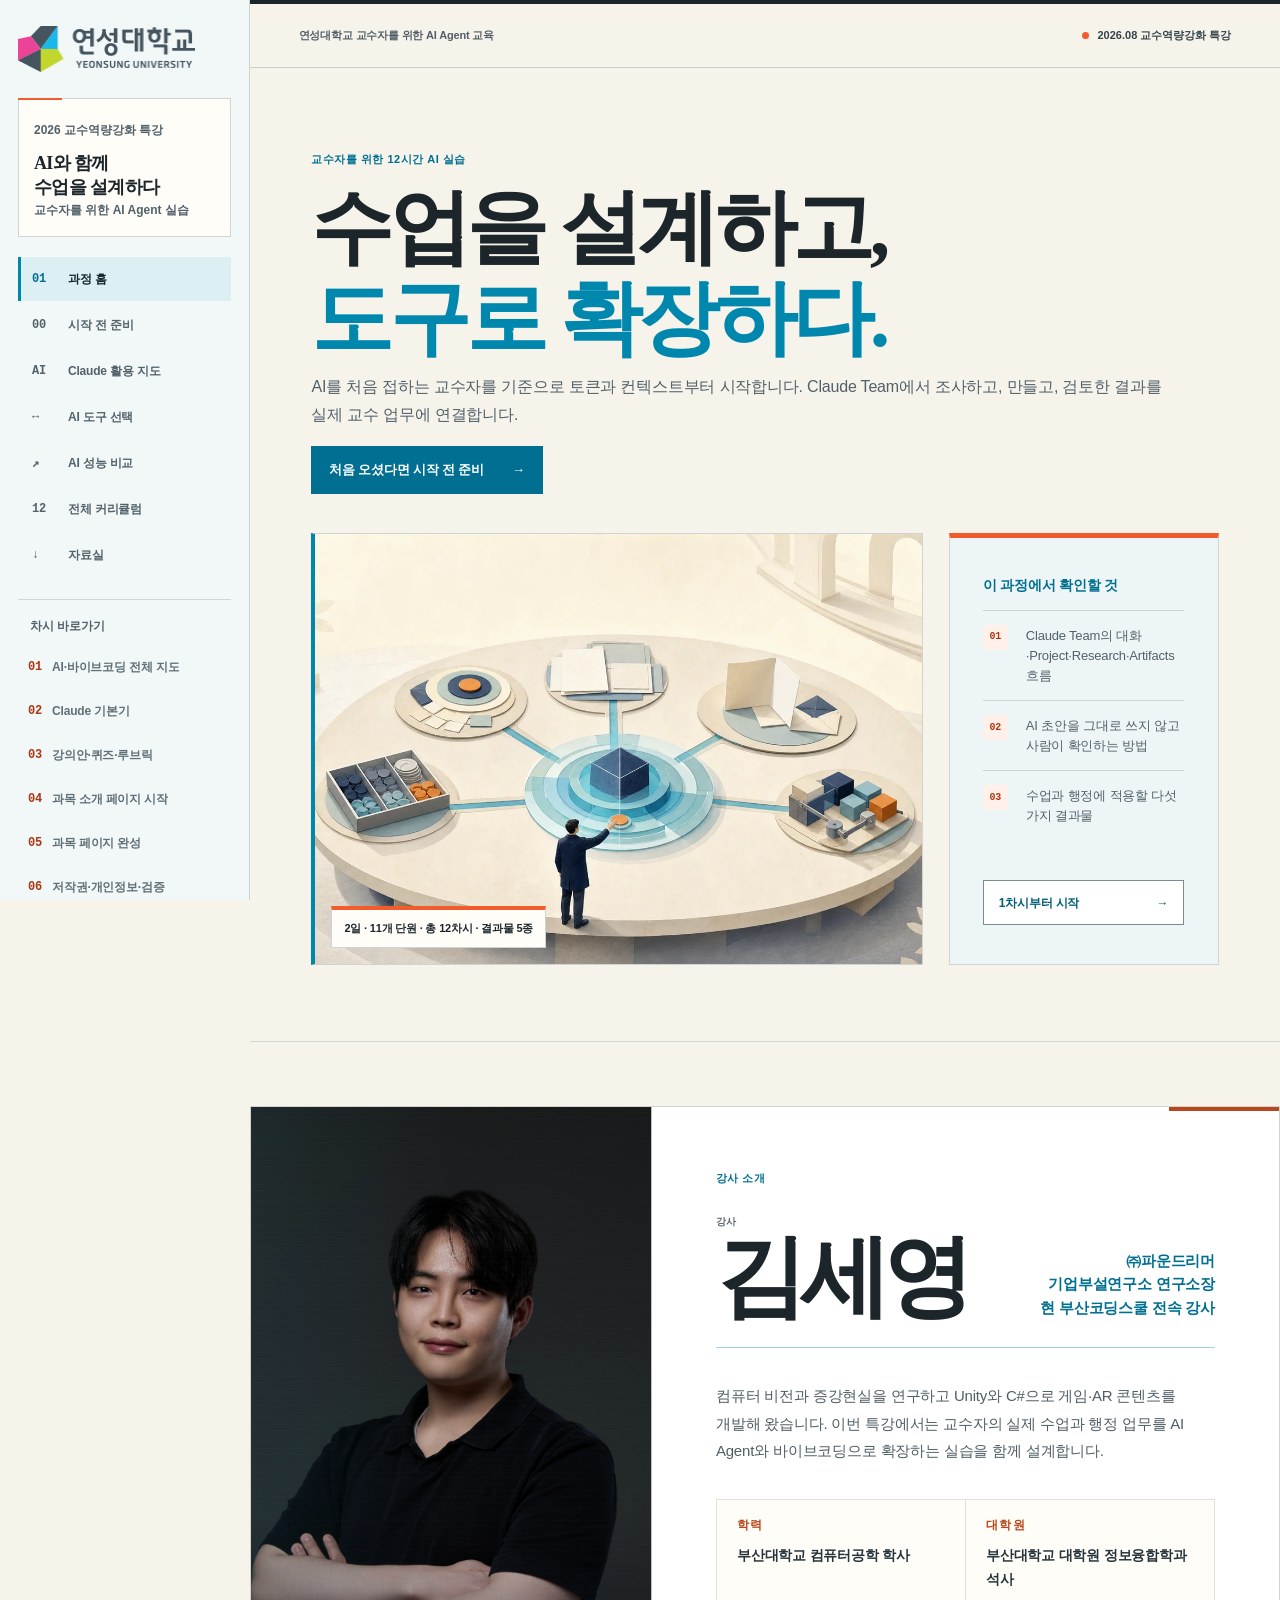
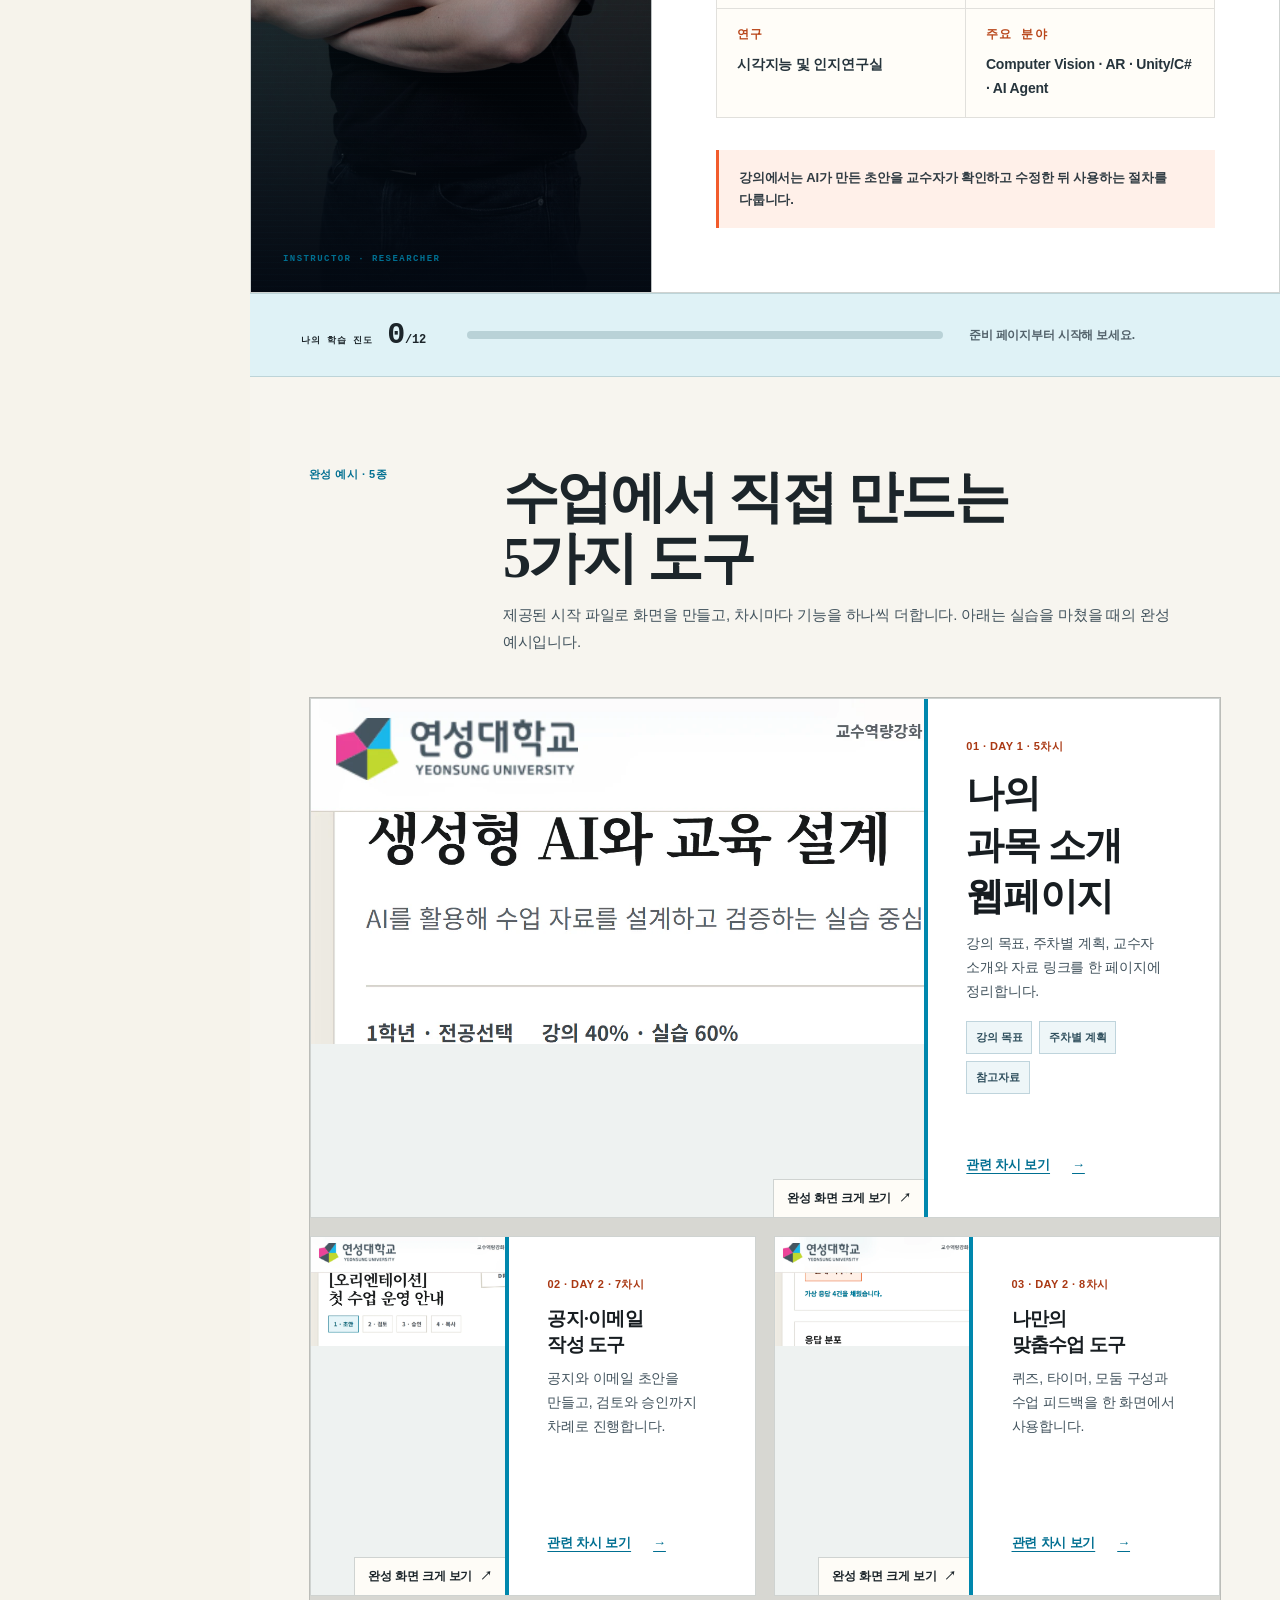
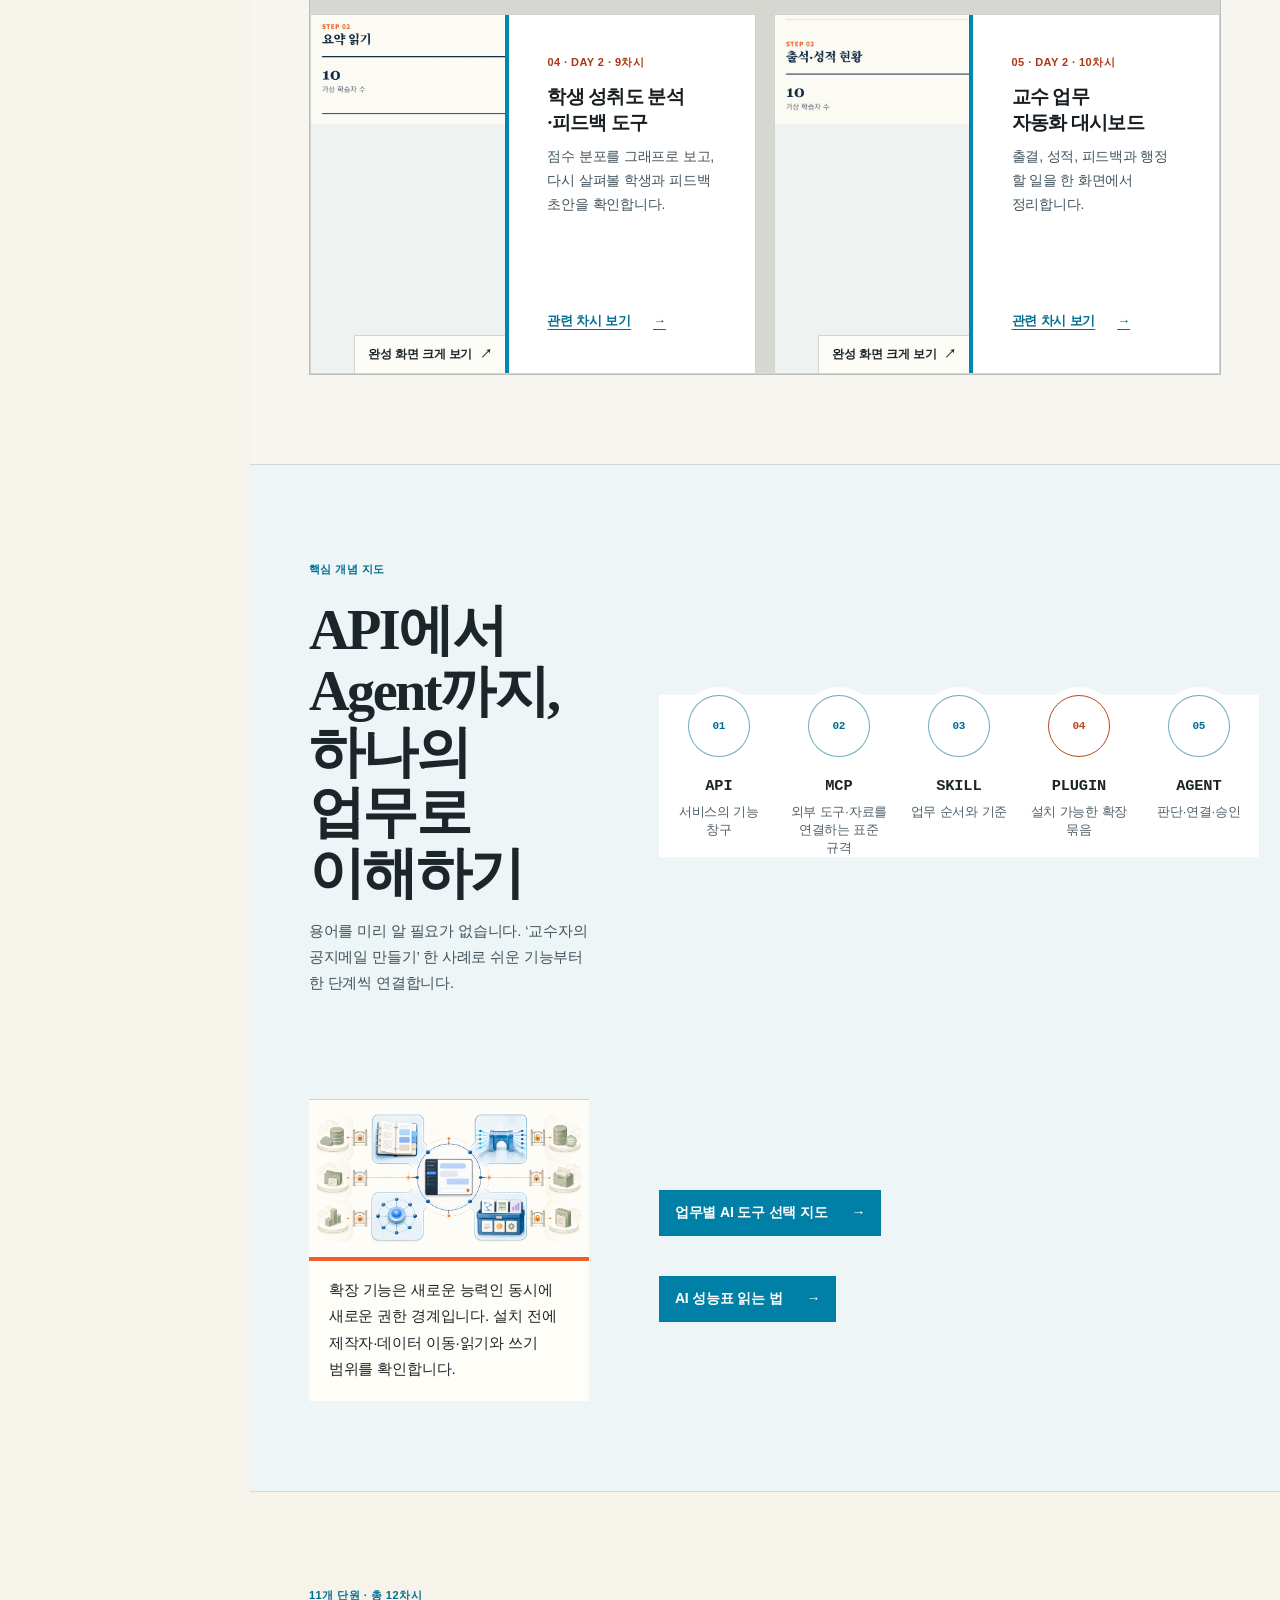
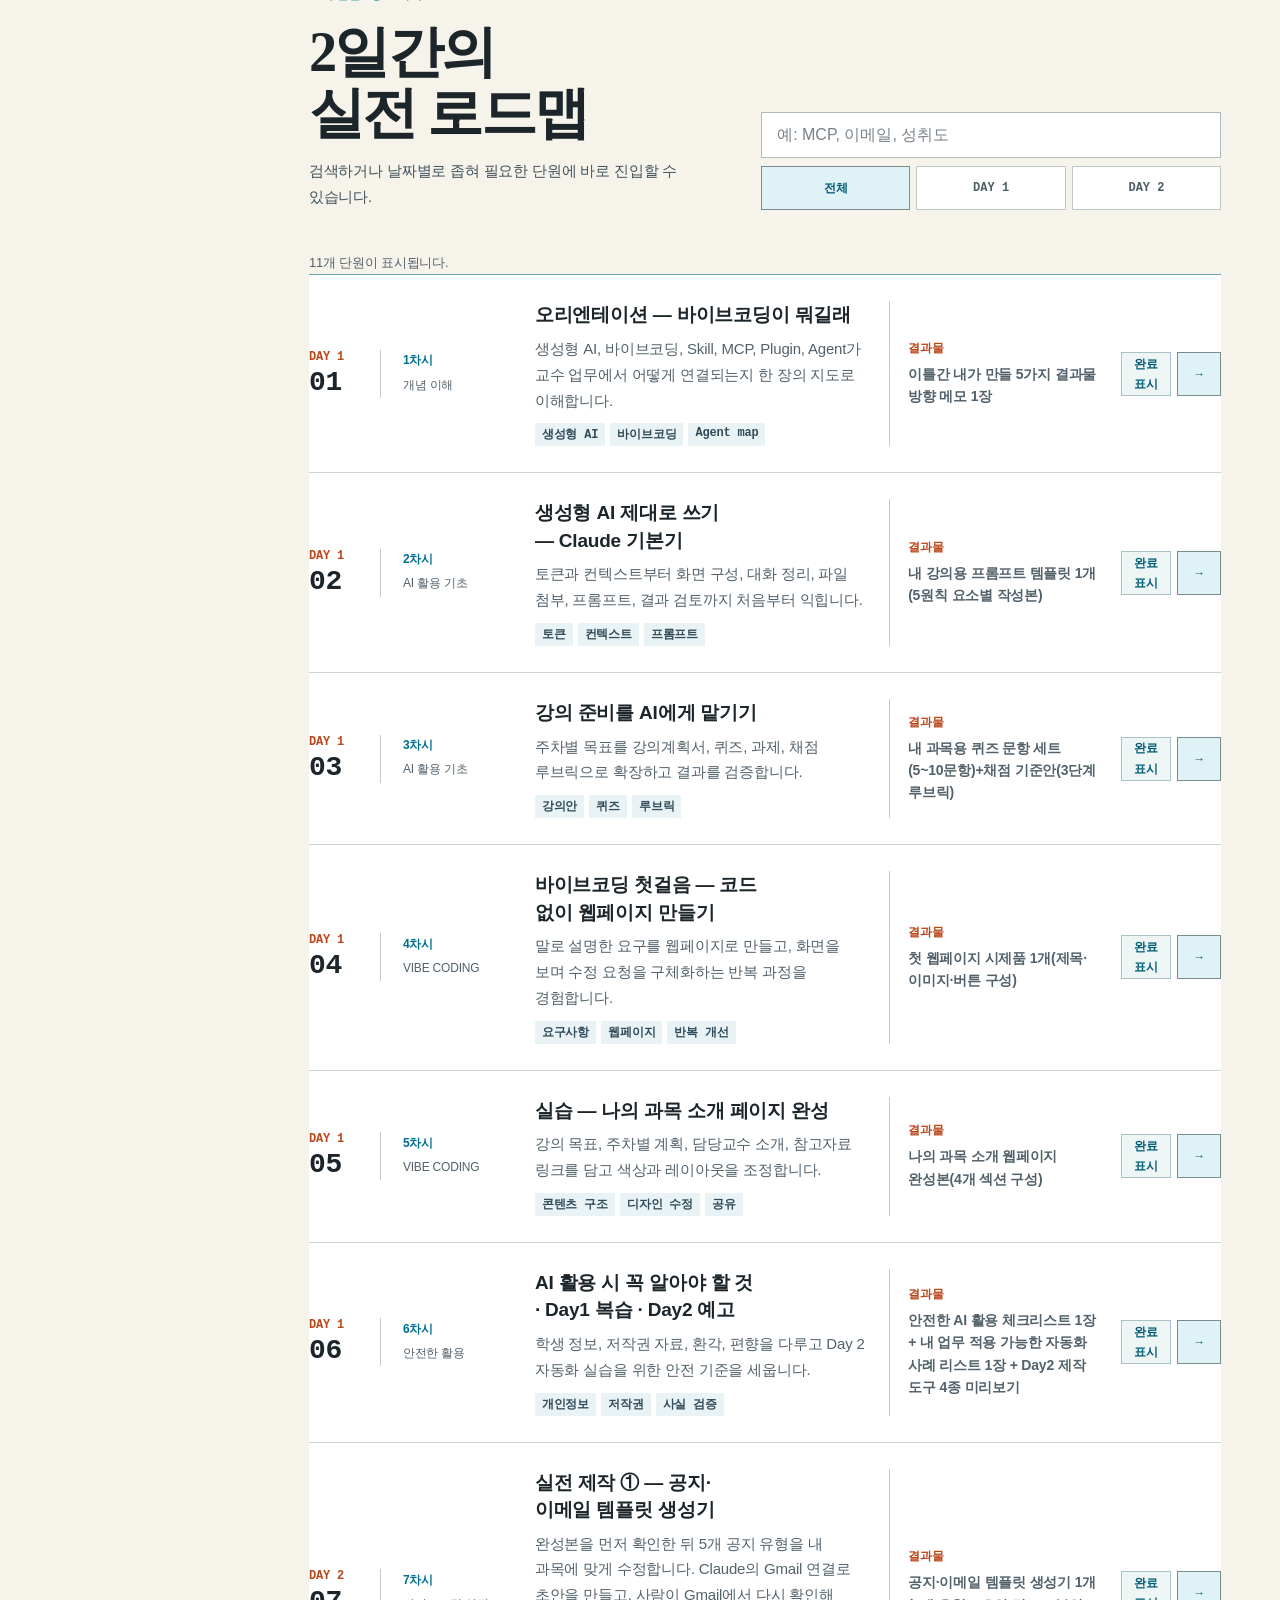
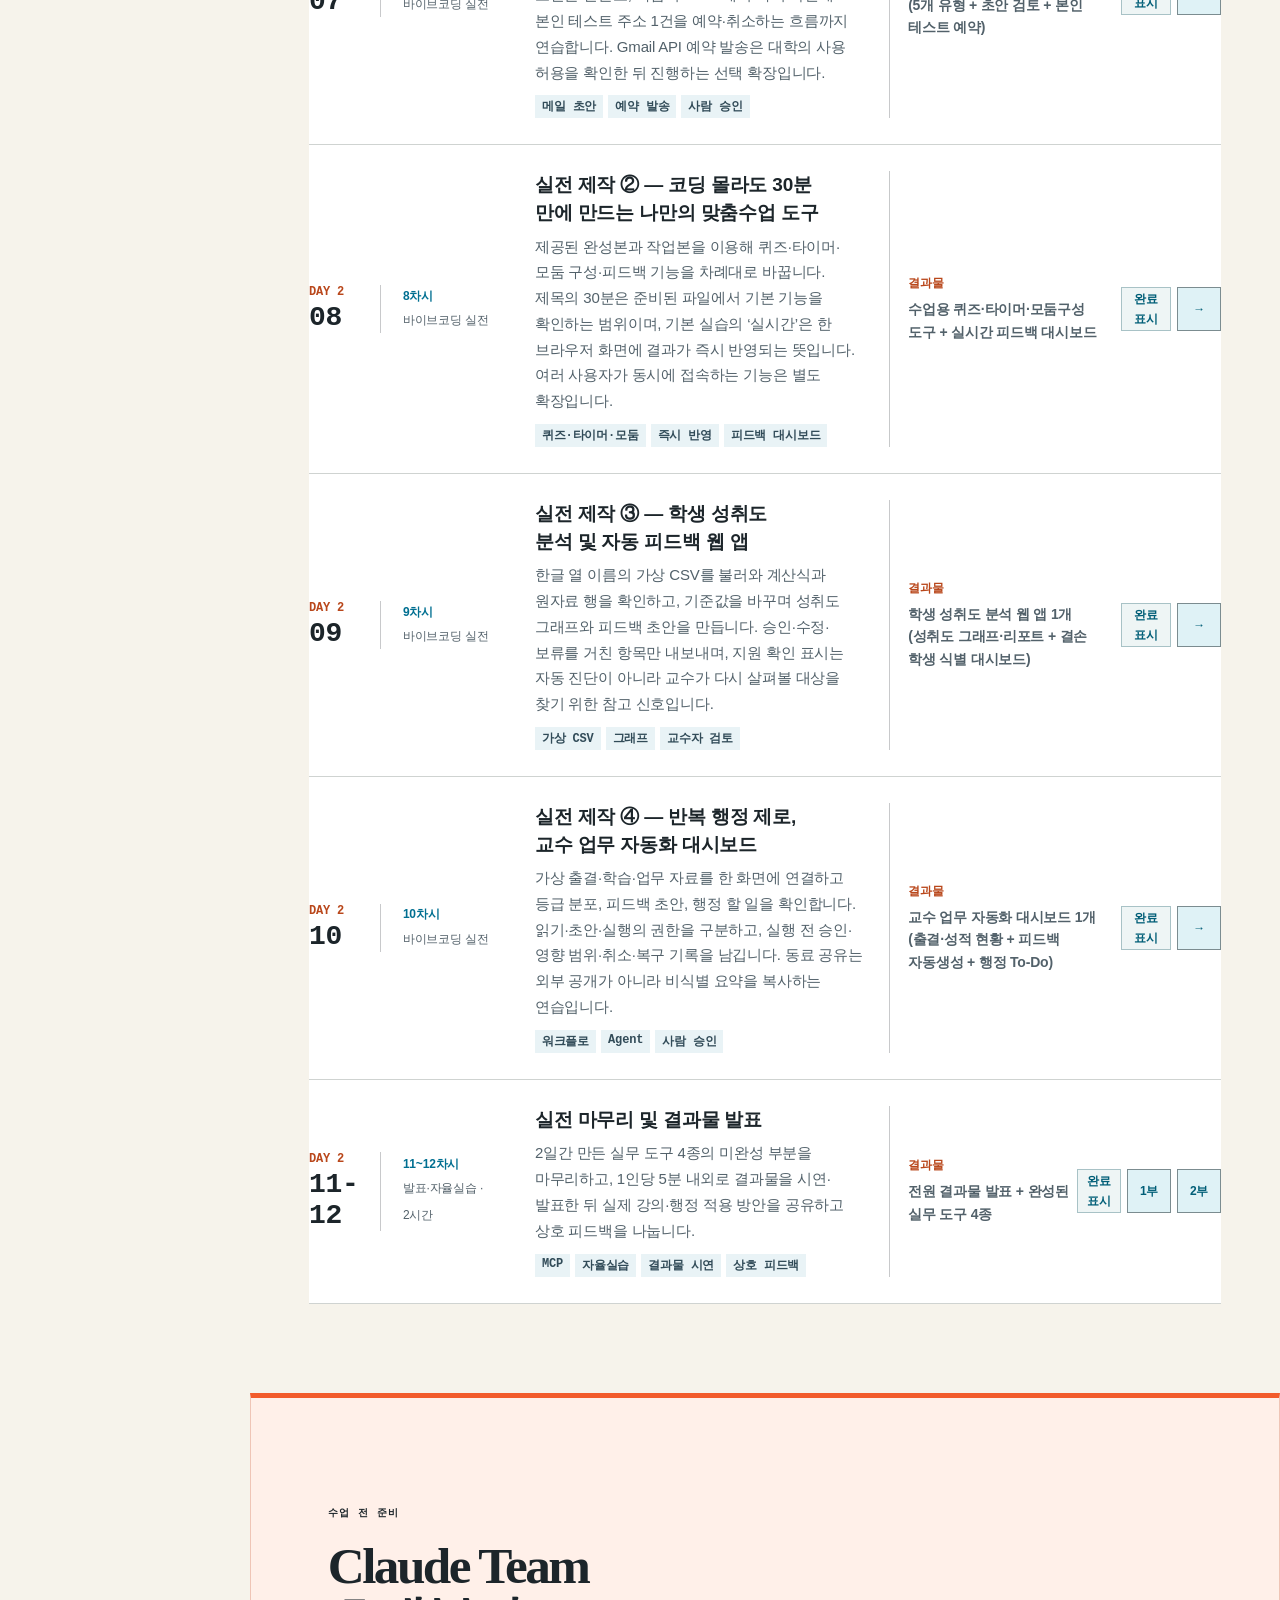
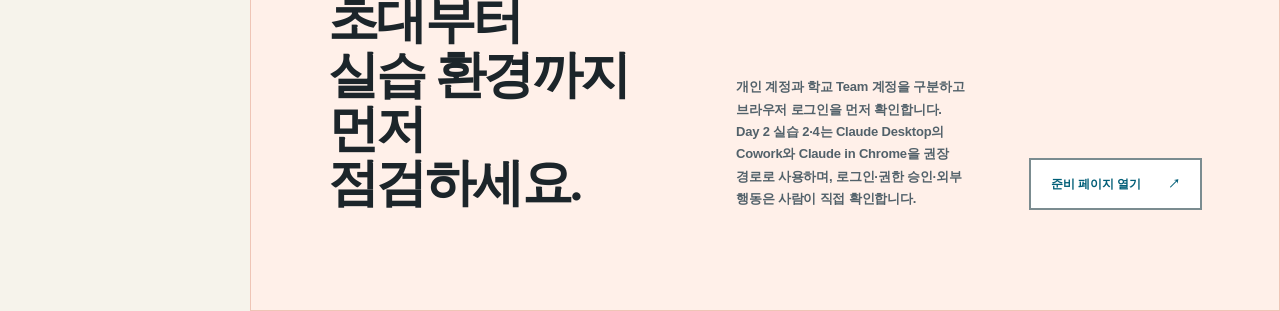
<file: index.html>
<!doctype html>
<html lang="ko">
  <head>
    <meta charset="UTF-8" />
    <meta name="viewport" content="width=device-width, initial-scale=1.0" />
    <meta name="theme-color" content="#f7f5ef" />
    <meta name="description" content="교수자를 위한 생성형 AI·바이브코딩·Skill·MCP·Plugin·Agent 2일 실습 플랫폼" />
    <meta property="og:type" content="website" />
    <meta property="og:title" content="연성대학교 AI Agent 교수역량강화 특강" />
    <meta property="og:description" content="Claude Team으로 수업을 설계하고 교수 업무 도구를 만드는 2일 실습 플랫폼" />
    <meta property="og:url" content="https://zeusk302-png.github.io/yeonsung-ai-agent-faculty-lab/" />
    <meta property="og:image" content="https://zeusk302-png.github.io/yeonsung-ai-agent-faculty-lab/og.png" />
    <meta name="twitter:card" content="summary_large_image" />
    <meta name="twitter:title" content="연성대학교 AI Agent 교수역량강화 특강" />
    <meta name="twitter:description" content="Claude Team으로 수업을 설계하고 교수 업무 도구를 만드는 2일 실습 플랫폼" />
    <meta name="twitter:image" content="https://zeusk302-png.github.io/yeonsung-ai-agent-faculty-lab/og.png" />
    <link rel="canonical" href="https://zeusk302-png.github.io/yeonsung-ai-agent-faculty-lab/" />
    <link rel="icon" type="image/svg+xml" href="./favicon.svg" />
    <title>연성대학교 AI Agent 교수역량강화 특강</title>
    <script>
      if (window.location.protocol === "file:") {
        window.location.replace("./offline-help.html");
      }
    </script>
    <script type="module" crossorigin src="./assets/index-B_QWO5HX.js"></script>
    <link rel="stylesheet" crossorigin href="./assets/index-B0QPZ05z.css">
  </head>
  <body>
    <div id="root"></div>
  </body>
</html>
</file>
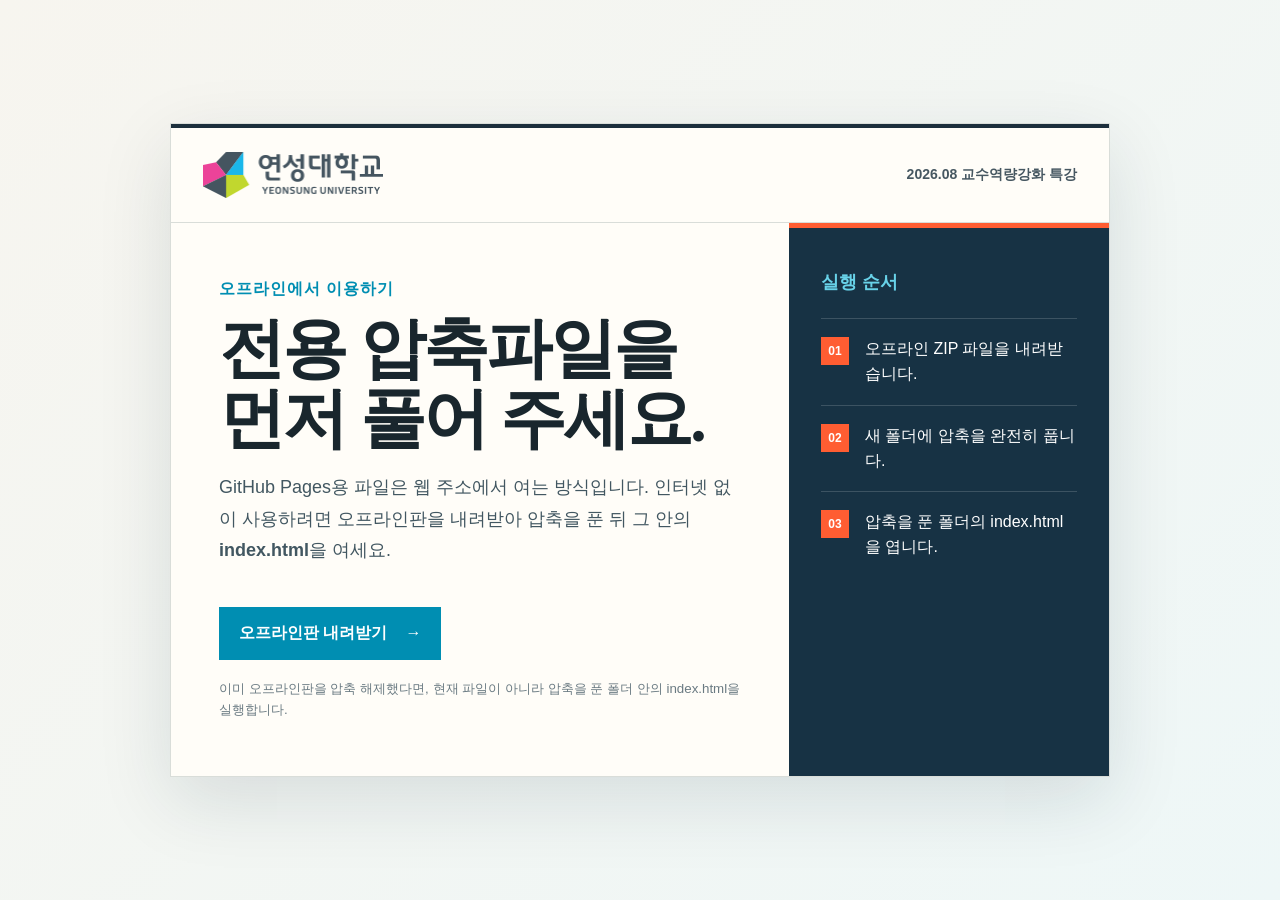
<file: offline-help.html>
<!doctype html>
<html lang="ko">
  <head>
    <meta charset="UTF-8" />
    <meta name="viewport" content="width=device-width, initial-scale=1.0" />
    <meta name="theme-color" content="#f7f5ef" />
    <title>오프라인 교육 플랫폼 열기</title>
    <style>
      :root { color-scheme: light; font-family: "Pretendard", "Noto Sans KR", Arial, sans-serif; color: #19262d; background: #f7f5ef; }
      * { box-sizing: border-box; }
      body { margin: 0; min-height: 100vh; display: grid; place-items: center; padding: 32px; background: linear-gradient(135deg, #f7f5ef 0%, #eef7f7 100%); }
      main { width: min(940px, 100%); background: #fffdf8; border: 1px solid #d9ddd9; box-shadow: 0 24px 70px rgba(18, 45, 57, .12); }
      header { display: flex; justify-content: space-between; align-items: center; gap: 24px; padding: 24px 32px; border-top: 4px solid #1c2f3c; border-bottom: 1px solid #d9ddd9; }
      header img { width: 180px; height: auto; }
      header span { color: #465761; font-weight: 700; font-size: 14px; }
      .body { display: grid; grid-template-columns: minmax(0, 1fr) 320px; gap: 0; }
      .copy { padding: 56px 48px; }
      .kicker { color: #008eb2; font-weight: 800; letter-spacing: .06em; }
      h1 { margin: 14px 0 16px; font-family: Georgia, "Noto Serif KR", serif; font-size: clamp(38px, 6vw, 66px); line-height: 1.06; letter-spacing: -.04em; }
      p { color: #425761; font-size: 18px; line-height: 1.75; }
      .rail { padding: 42px 32px; color: white; background: #173244; border-top: 5px solid #ff5d32; }
      .rail h2 { margin: 0 0 24px; color: #68d2e8; font-size: 18px; }
      ol { margin: 0; padding: 0; list-style: none; counter-reset: step; }
      li { counter-increment: step; display: grid; grid-template-columns: 32px 1fr; gap: 12px; padding: 18px 0; border-top: 1px solid rgba(255,255,255,.16); line-height: 1.55; }
      li::before { content: "0" counter(step); display: grid; place-items: center; width: 28px; height: 28px; background: #ff5d32; font: 800 12px/1 Arial, sans-serif; }
      a { display: inline-flex; align-items: center; gap: 18px; margin-top: 22px; padding: 16px 20px; color: white; background: #008eb2; text-decoration: none; font-weight: 800; }
      a:focus-visible { outline: 3px solid #ffb000; outline-offset: 4px; }
      small { display: block; margin-top: 18px; color: #6a7a82; line-height: 1.6; }
      @media (max-width: 760px) { body { padding: 0; } main { min-height: 100vh; } header { padding: 20px; } header span { display: none; } .body { grid-template-columns: 1fr; } .copy { padding: 40px 24px; } .rail { padding: 32px 24px; } }
    </style>
  </head>
  <body>
    <main>
      <header>
        <img src="./images/yeonsung-official-signature-kor-eng.png" alt="연성대학교 · YEONSUNG UNIVERSITY" />
        <span>2026.08 교수역량강화 특강</span>
      </header>
      <div class="body">
        <section class="copy">
          <span class="kicker">오프라인에서 이용하기</span>
          <h1>전용 압축파일을<br />먼저 풀어 주세요.</h1>
          <p>GitHub Pages용 파일은 웹 주소에서 여는 방식입니다. 인터넷 없이 사용하려면 오프라인판을 내려받아 압축을 푼 뒤 그 안의 <strong>index.html</strong>을 여세요.</p>
          <a href="./downloads/연성대학교_AI_Agent_교육플랫폼_오프라인_2026-08.zip" download>오프라인판 내려받기 <span aria-hidden="true">→</span></a>
          <small>이미 오프라인판을 압축 해제했다면, 현재 파일이 아니라 압축을 푼 폴더 안의 index.html을 실행합니다.</small>
        </section>
        <aside class="rail" aria-label="오프라인판 실행 순서">
          <h2>실행 순서</h2>
          <ol>
            <li>오프라인 ZIP 파일을 내려받습니다.</li>
            <li>새 폴더에 압축을 완전히 풉니다.</li>
            <li>압축을 푼 폴더의 index.html을 엽니다.</li>
          </ol>
        </aside>
      </div>
    </main>
  </body>
</html>
</file>
<file: assets/index-B0QPZ05z.css>
*{box-sizing:border-box}html{scroll-behavior:smooth}body{background:var(--ink);color:var(--cream);word-break:keep-all;margin:0;font-family:Pretendard Variable,Pretendard,Noto Sans KR,Apple SD Gothic Neo,Arial,sans-serif;line-height:1.55}a{color:inherit;text-decoration:none}button,input{font:inherit}button,a{-webkit-tap-highlight-color:transparent}::selection{background:var(--cyan);color:var(--ink)}.skip-link{z-index:999;background:var(--cyan);color:var(--ink);padding:12px 18px;font-weight:800;position:fixed;top:-80px;left:16px}.skip-link:focus{top:16px}.sr-only,.sr-only:not(:focus):not(:active){clip:rect(0, 0, 0, 0);white-space:nowrap;border:0;width:1px;height:1px;margin:-1px;padding:0;position:absolute;overflow:hidden}.site-shell{min-height:100vh}.sidebar{z-index:20;width:var(--sidebar);background:linear-gradient(180deg, #3fd7ff0b, transparent 28%), var(--navy);border-right:1px solid var(--line);flex-direction:column;padding:26px 20px;display:flex;position:fixed;inset:0 auto 0 0;overflow-y:auto}.sidebar:after{content:"";left:calc(var(--sidebar) - 1px);background:linear-gradient(var(--cyan), transparent);width:1px;height:150px;position:fixed;top:0}.wordmark{width:218px;min-width:0;display:block}.course-stamp{border:1px solid var(--line);background:#01081185;margin:36px 0 26px;padding:20px 18px;position:relative}.course-stamp:before{content:"";background:var(--orange);width:56px;height:2px;position:absolute;top:-1px;left:-1px}.course-stamp span,.course-stamp p{color:var(--muted-2);letter-spacing:.12em;font:700 9px/1.5 monospace}.course-stamp strong{color:var(--cyan);letter-spacing:.08em;margin:8px 0 2px;font:800 25px/1 monospace;display:block}.course-stamp p{color:var(--muted);margin:0}.sidebar>nav{gap:4px;display:grid}.sidebar>nav a{color:var(--muted);border-left:2px solid #0000;align-items:center;gap:12px;padding:12px;font-size:13px;font-weight:700;display:flex}.sidebar>nav a span{width:24px;color:var(--muted-2);font:700 11px monospace}.sidebar>nav a.is-active span{color:var(--cyan)}.sidebar-module-list{border-top:1px solid var(--line);margin-top:28px;padding-top:22px;display:grid}.sidebar-module-list>p{color:var(--muted-2);letter-spacing:.15em;margin:0 0 10px 12px;font:700 9px monospace}.sidebar-module-list a{min-width:0;color:var(--muted-2);align-items:center;gap:10px;padding:7px 12px;display:flex}.sidebar-module-list a span{color:var(--orange);font:700 9px monospace}.sidebar-module-list a b{text-overflow:ellipsis;white-space:nowrap;min-width:0;font-size:11px;font-weight:600;overflow:hidden}.sidebar-foot{color:var(--muted-2);letter-spacing:.08em;margin-top:auto;padding:22px 12px 4px;font:700 9px/1.7 monospace}.sidebar-foot strong{color:var(--muted);margin-left:13px;display:block}.live-dot{background:var(--orange);width:6px;height:6px;box-shadow:0 0 10px var(--orange);border-radius:50%;margin-right:7px;display:inline-block}.content-shell{margin-left:var(--sidebar);min-height:100vh}.topbar{z-index:15;height:var(--topbar);border-bottom:1px solid var(--line);-webkit-backdrop-filter:blur(18px);backdrop-filter:blur(18px);background:#030912e0;justify-content:flex-end;align-items:center;padding:0 clamp(24px,4vw,64px);display:flex;position:sticky;top:0}.topbar-status{color:var(--muted);letter-spacing:.08em;font:700 11px monospace}.status-pulse{background:var(--cyan);width:7px;height:7px;box-shadow:0 0 12px var(--cyan);border-radius:50%;margin-right:9px;display:inline-block}.mobile-brand,.mobile-menu{display:none}.hero-section{min-height:calc(100vh - var(--topbar));background:linear-gradient(90deg, transparent 49.8%, #3fd7ff0b 50%, transparent 50.2%), linear-gradient(#3fd7ff09 1px, transparent 1px), linear-gradient(90deg, #3fd7ff09 1px, transparent 1px), radial-gradient(circle at 76% 42%, #0d83ba24, transparent 34%), var(--ink);background-size:auto,62px 62px,62px 62px,auto;grid-template-columns:minmax(0,1.15fr) minmax(380px,.85fr);align-items:center;gap:clamp(38px,6vw,96px);padding:clamp(64px,8vw,120px) clamp(30px,6vw,90px);display:grid;position:relative}.hero-section:after{content:"";background:linear-gradient(90deg, var(--orange), transparent);width:45%;height:1px;position:absolute;bottom:0;left:0}.eyebrow,.section-index{color:var(--cyan);letter-spacing:.16em;font:800 10px/1.2 monospace}.eyebrow{align-items:center;gap:10px;display:flex}.eyebrow span{background:var(--orange);width:24px;height:2px}.hero-copy h1{letter-spacing:-.065em;max-width:800px;margin:24px 0;font-size:clamp(48px,6vw,88px);line-height:1.02}.hero-copy h1 em,.subpage-hero h1 em{color:var(--cyan);text-shadow:0 0 34px #3fd7ff33;font-style:normal}.hero-copy>p{max-width:640px;color:var(--muted);margin:0;font-size:clamp(15px,1.3vw,19px);line-height:1.8}.hero-actions{gap:12px;margin-top:38px;display:flex}.action-primary,.action-ghost{justify-content:center;align-items:center;min-height:52px;padding:0 21px;font-size:13px;font-weight:800;transition:all .2s;display:inline-flex}.action-primary span{margin-left:30px}.action-primary:hover{transform:translate(-2px,-2px);box-shadow:12px 12px #ff6b35e0}.action-ghost{color:var(--muted);border:1px solid var(--line-strong);cursor:pointer;background:0 0}.hero-console{border:1px solid var(--line-strong);background:#05111ddb;position:relative;box-shadow:0 28px 100px #00000061,inset 0 0 60px #3fd7ff08}.hero-console:before,.hero-console:after{content:"";border-color:var(--orange);width:24px;height:24px;position:absolute}.hero-console:before{border-left:2px solid var(--orange);border-top:2px solid var(--orange);top:-4px;left:-4px}.hero-console:after{border-right:2px solid var(--orange);border-bottom:2px solid var(--orange);bottom:-4px;right:-4px}.console-top{border-bottom:1px solid var(--line);color:var(--muted-2);letter-spacing:.1em;justify-content:space-between;padding:14px 17px;font:700 9px monospace;display:flex}.console-top i{color:var(--cyan);font-style:normal}.console-radar{aspect-ratio:1;background:radial-gradient(circle,#3fd7ff26 0 2px,#0000 3px),conic-gradient(from 12deg,#0000,#3fd7ff1f,#0000 22%);border:1px solid #3fd7ff38;border-radius:50%;width:min(270px,70%);margin:30px auto;position:relative}.radar-ring,.radar-cross{display:block;position:absolute}.radar-ring{border:1px solid #3fd7ff2e;border-radius:50%;inset:18%}.radar-ring.ring-2{inset:36%}.radar-cross.cross-x{background:#3fd7ff24;height:1px;top:50%;left:4%;right:4%}.radar-cross.cross-y{background:#3fd7ff24;width:1px;top:4%;bottom:4%;left:50%}.console-radar b{color:var(--cyan);text-shadow:0 0 18px var(--cyan);place-items:center;font:800 30px monospace;display:grid;position:absolute;inset:0}.console-flow{color:var(--muted-2);letter-spacing:.08em;flex-wrap:wrap;justify-content:center;gap:8px;font:700 9px monospace;display:flex}.console-flow span{border:1px solid var(--line);padding:6px 8px}.console-flow b{color:var(--orange);align-self:center}.hero-console dl{border-top:1px solid var(--line);margin:26px 0 0}.hero-console dl div{border-bottom:1px solid var(--line);justify-content:space-between;padding:12px 17px;font:700 9px monospace;display:flex}.hero-console dt{color:var(--muted-2)}.hero-console dd{color:var(--muted);margin:0}.progress-strip{background:var(--cyan);color:var(--ink);grid-template-columns:140px minmax(180px,1fr) minmax(260px,auto);align-items:center;gap:26px;padding:24px clamp(30px,6vw,90px);display:grid}.progress-strip>div:first-child{align-items:baseline;gap:14px;display:flex}.progress-strip>div:first-child span{letter-spacing:.1em;font:900 9px monospace}.progress-strip strong{font:900 30px monospace}.progress-strip strong small{font-size:12px}.progress-track{background:#03091233;height:5px;overflow:hidden}.progress-track span{background:var(--ink);height:100%;transition:width .3s;display:block}.progress-strip p{margin:0;font-size:12px;font-weight:800}.outcome-section,.curriculum-section,.role-lanes,.official-screen-section,.step-section,.troubleshooting-section,.official-sources,.resource-list{padding:clamp(72px,9vw,136px) clamp(30px,6vw,90px)}.section-intro{grid-template-columns:160px 1fr;align-items:start;gap:34px;margin-bottom:42px;display:grid}.section-intro h2,.architecture-copy h2,.curriculum-heading h2,.section-heading-row h2,.prep-checklist h2,.official-sources h2{letter-spacing:-.045em;margin:0;font-size:clamp(30px,4vw,54px);line-height:1.08}.section-intro p,.architecture-copy p,.curriculum-heading p,.section-heading-row>p{max-width:680px;color:var(--muted);margin:14px 0 0}.outcome-grid{border:1px solid var(--line);background:var(--line);grid-template-columns:1.45fr 1fr;gap:1px;display:grid}.outcome-grid article{background:var(--navy);min-height:180px;padding:30px;position:relative}.outcome-grid article:after{content:"";background:var(--cyan);width:5px;height:5px;box-shadow:0 0 10px var(--cyan);position:absolute;top:18px;right:18px}.outcome-grid article>span{color:var(--orange);letter-spacing:.1em;font:800 9px monospace}.outcome-grid h3{margin:22px 0 8px;font-size:22px}.outcome-grid p{max-width:500px;color:var(--muted);margin:0;font-size:13px}.outcome-grid .outcome-main{background:radial-gradient(circle at 20% 20%, #3fd7ff1f, transparent 38%), var(--panel);flex-direction:column;grid-row:span 4;justify-content:flex-end;min-height:100%;padding:clamp(32px,5vw,64px);display:flex}.outcome-main h3{letter-spacing:-.04em;font-size:clamp(34px,4vw,58px)}.code-line{border-top:1px solid var(--line);color:var(--cyan);margin-top:50px;padding-top:18px;font:700 10px monospace}.code-line i{background:var(--orange);border-radius:50%;width:6px;height:6px;margin-right:8px;display:inline-block}.instructor-section{border-block:1px solid var(--line);background:var(--navy);grid-template-columns:minmax(330px,.72fr) minmax(520px,1.28fr);min-height:720px;display:grid}.instructor-portrait{border-right:1px solid var(--line);background:#030910;min-height:720px;position:relative;overflow:hidden}.instructor-portrait:after{content:"";pointer-events:none;background:linear-gradient(#0000 52%,#030912f5 100%),linear-gradient(90deg,#3fd7ff12,#0000 50%);position:absolute;inset:0}.instructor-portrait img{object-fit:cover;object-position:50% 20%;filter:saturate(.78)contrast(1.08);width:100%;height:100%;display:block}.portrait-scan{z-index:2;opacity:.18;pointer-events:none;background:repeating-linear-gradient(#0000 0 5px,#3fd7ff26 6px);position:absolute;inset:0}.instructor-portrait>span{z-index:3;color:var(--cyan);letter-spacing:.16em;font:800 9px monospace;position:absolute;bottom:28px;left:32px}.instructor-profile{background:radial-gradient(circle at 100% 0,#3fd7ff17,#0000 32%);flex-direction:column;justify-content:center;padding:clamp(54px,7vw,104px);display:flex;position:relative}.instructor-profile:before{content:"";background:var(--orange);width:110px;height:4px;position:absolute;top:0;right:0}.instructor-title-row{border-bottom:1px solid var(--line-strong);grid-template-columns:1fr auto;align-items:end;gap:36px;margin:28px 0 34px;padding-bottom:28px;display:grid}.instructor-title-row p{color:var(--muted-2);margin:0 0 5px;font:800 10px monospace}.instructor-title-row h2{letter-spacing:-.07em;margin:0;font-size:clamp(52px,7vw,92px);line-height:.95}.instructor-title-row strong{color:var(--cyan);text-align:right;font-size:15px;line-height:1.55}.instructor-summary{max-width:820px;color:var(--muted);margin:0;font-size:15px;line-height:1.85}.credential-rail{border-top:1px solid var(--line);border-left:1px solid var(--line);margin-top:34px}.credential-rail dl{grid-template-columns:1fr 1fr;margin:0;display:grid}.credential-rail dl>div{border-right:1px solid var(--line);border-bottom:1px solid var(--line);min-height:82px;padding:17px 20px}.credential-rail dt{color:var(--orange);letter-spacing:.12em;font:800 8px monospace}.credential-rail dd{color:#dce6ed;margin:9px 0 0;font-size:12px;font-weight:700}.instructor-profile blockquote{color:var(--cream);background:var(--orange-soft);border-left:3px solid var(--orange);margin:32px 0 0;padding:17px 20px;font-size:13px;font-weight:750}.architecture-section{background:var(--navy);border-block:1px solid var(--line);grid-template-columns:minmax(280px,.75fr) minmax(600px,1.25fr);align-items:center;gap:70px;padding:clamp(72px,9vw,130px) clamp(30px,6vw,90px);display:grid}.architecture-copy h2{margin-top:18px}.architecture-flow{grid-template-columns:repeat(5,1fr);display:grid;position:relative}.architecture-flow:before{content:"";background:linear-gradient(90deg,var(--orange),var(--cyan));height:1px;position:absolute;top:31px;left:7%;right:7%}.architecture-node{z-index:1;text-align:center;padding:0 8px;position:relative}.architecture-node>span{border:1px solid var(--line-strong);background:var(--navy);width:62px;height:62px;color:var(--cyan);box-shadow:0 0 0 8px var(--navy);border-radius:50%;place-items:center;margin:0 auto 20px;font:800 11px monospace;display:grid}.architecture-node strong{font:900 clamp(12px,1.2vw,17px) monospace;display:block}.architecture-node small{color:var(--muted-2);margin-top:8px;font-size:10px;line-height:1.4;display:block}.architecture-node:nth-child(4)>span{border-color:var(--orange);color:var(--orange)}.curriculum-heading{justify-content:space-between;align-items:flex-end;gap:30px;margin-bottom:42px;display:flex}.curriculum-heading h2{margin-top:14px}.course-search{min-width:min(100%,460px)}.course-search input{width:100%;height:46px;color:var(--cream);background:var(--panel);border:1px solid var(--line);outline:none;padding:0 15px}.course-search input:focus{border-color:var(--cyan);box-shadow:0 0 0 3px var(--cyan-soft)}.day-filter{gap:6px;margin-top:8px;display:flex}.day-filter button{border:1px solid var(--line);height:34px;color:var(--muted-2);cursor:pointer;background:0 0;flex:1;font:800 9px monospace}.day-filter button.is-active{background:var(--cyan);border-color:var(--cyan);color:var(--ink)}.session-list{border-top:1px solid var(--line-strong)}.session-row{border-bottom:1px solid var(--line);grid-template-columns:72px 110px minmax(250px,1fr) minmax(150px,210px) 100px;align-items:center;gap:22px;padding:26px 0;transition:background .2s;display:grid}.session-number{border-right:1px solid var(--line)}.session-number small{color:var(--orange);font:800 8px monospace;display:block}.session-number strong{color:var(--cream);margin-top:3px;font:800 28px monospace;display:block}.session-time span{color:var(--cyan);font-size:12px;font-weight:800;display:block}.session-copy h3{margin:0 0 7px;font-size:17px}.session-copy p{max-width:760px;color:var(--muted);margin:0;font-size:12px}.session-copy>div{flex-wrap:wrap;gap:5px;margin-top:10px;display:flex}.session-copy>div span,.concept-chips span{color:var(--muted-2);background:#ffffff09;padding:3px 7px;font:700 8px monospace}.session-result{border-left:1px solid var(--line);flex-direction:column;justify-content:center;align-self:stretch;padding-left:18px;display:flex}.session-result small{color:var(--orange);font:800 8px monospace}.session-result strong{color:var(--muted);margin-top:6px;font-size:11px}.session-actions{justify-content:flex-end;gap:6px;display:flex}.session-actions button,.session-actions a{border:1px solid var(--line);min-height:35px;color:var(--muted-2);cursor:pointer;background:0 0;font-size:9px;font-weight:800}.session-actions a{width:35px;color:var(--cyan);place-items:center;display:grid}.session-actions button:hover,.session-actions a:hover{border-color:var(--cyan);color:var(--cream)}.session-row.is-complete{opacity:1}.empty-state{color:var(--muted);text-align:center;border-bottom:1px solid var(--line);padding:80px 20px}.start-banner{background:var(--orange);color:var(--ink);grid-template-columns:1.2fr .8fr auto;align-items:end;gap:clamp(24px,5vw,70px);padding:clamp(60px,8vw,100px) clamp(30px,6vw,90px);display:grid}.start-banner>div>span{letter-spacing:.14em;font:900 10px monospace}.start-banner h2{letter-spacing:-.05em;margin:14px 0 0;font-size:clamp(30px,4vw,56px);line-height:1.06}.start-banner p{margin:0;font-size:13px;font-weight:700}.start-banner>a{border:2px solid var(--ink);align-items:center;gap:28px;min-height:52px;padding:0 20px;font-size:12px;font-weight:900;display:flex}.start-banner>a:hover{background:var(--ink);color:var(--orange)}.subpage-hero{background:radial-gradient(circle at 76% 50%, #3fd7ff21, transparent 32%), linear-gradient(120deg,var(--ink),var(--navy));border-bottom:1px solid var(--line);grid-template-columns:1.1fr .9fr;align-items:center;gap:70px;min-height:520px;padding:90px clamp(30px,6vw,90px);display:grid}.subpage-hero h1{letter-spacing:-.065em;margin:20px 0;font-size:clamp(48px,6vw,84px);line-height:1.01}.subpage-hero>div>p{max-width:640px;color:var(--muted);font-size:17px}.preflight-panel,.resource-version{border:1px solid var(--line-strong);background:#05111db8;padding:32px;position:relative}.preflight-panel:before,.resource-version:before{content:"";background:var(--orange);width:72px;height:3px;position:absolute;top:-1px;left:-1px}.preflight-panel>span,.resource-version>span{color:var(--cyan);letter-spacing:.13em;margin-bottom:24px;font:800 9px monospace;display:block}.preflight-panel strong{font-size:13px;display:inline-block}.preflight-panel i{color:var(--orange);margin:0 10px;font-style:normal}.preflight-panel p,.resource-version p{border-top:1px solid var(--line);color:var(--muted);margin:24px 0 0;padding-top:20px;font-size:11px}.section-heading-row{justify-content:space-between;align-items:end;gap:50px;margin-bottom:42px;display:flex}.section-heading-row h2{margin-top:14px}.section-heading-row>p{text-align:right;max-width:450px}.lane-grid{border:1px solid var(--line);background:var(--line);grid-template-columns:1fr 1fr;gap:1px;display:grid}.lane-card{background:var(--navy);min-height:390px;padding:clamp(30px,4vw,54px)}.lane-card>span{color:var(--muted-2);letter-spacing:.12em;font:800 9px monospace}.lane-card h3{margin:24px 0 28px;font-size:34px}.lane-card ol{counter-reset:lane;margin:0;padding:0;list-style:none}.lane-card li{counter-increment:lane;border-top:1px solid var(--line);color:var(--muted);grid-template-columns:28px 1fr;gap:10px;padding:12px 0;font-size:13px;display:grid}.lane-card li:before{content:"0" counter(lane);color:var(--cyan);font:800 9px monospace}.faculty-lane h3,.faculty-lane li:before{color:var(--orange)}.official-screen-section{background:var(--navy);border-block:1px solid var(--line)}.screen-grid{grid-template-columns:1fr 1fr;gap:24px;display:grid}.screen-card{background:var(--ink);border:1px solid var(--line);margin:0}.screen-frame{aspect-ratio:16/10;background:#101010;place-items:start center;display:grid;overflow:hidden}.screen-frame img{width:100%;height:auto;display:block}.screen-card figcaption{padding:24px}.screen-card figcaption>span{color:var(--orange);font:800 9px monospace}.screen-card figcaption>strong{margin:12px 0 8px;font-size:20px;display:block}.screen-card figcaption p{color:var(--muted);margin:0;font-size:12px}.screen-card figcaption a{color:var(--cyan);margin-top:18px;font-size:11px;font-weight:800;display:inline-block}.source-bar{border:1px solid var(--line);color:var(--muted-2);grid-template-columns:auto auto 1fr;align-items:center;gap:20px;margin-top:20px;padding:14px 18px;font:700 9px monospace;display:grid}.source-bar span{color:var(--cyan)}.source-bar strong{color:var(--cream)}.source-bar p{text-align:right;margin:0}.step-section{background:var(--ink)}.step-timeline{max-width:980px;margin-left:auto}.step-timeline article{grid-template-columns:74px 1fr;gap:28px;display:grid;position:relative}.step-timeline article:not(:last-child):before{content:"";background:linear-gradient(var(--cyan), var(--line));width:1px;position:absolute;top:62px;bottom:0;left:36px}.step-node{z-index:1;position:relative}.step-node span{background:var(--navy);border:1px solid var(--line-strong);width:74px;height:54px;color:var(--cyan);place-items:center;font:800 12px monospace;display:grid}.step-body{padding:4px 0 54px}.step-body h3{margin:0 0 8px;font-size:21px}.step-body p{color:var(--muted);margin:0;font-size:13px}.step-body>div{border-left:2px solid var(--orange);background:var(--orange-soft);color:#d5dde3;gap:14px;margin-top:16px;padding:10px 14px;font-size:11px;display:flex}.step-body>div small{color:var(--orange);font:800 9px monospace}.critical-note{color:var(--ink);background:var(--orange);grid-template-columns:1fr 1fr;gap:60px;padding:clamp(55px,7vw,92px) clamp(30px,6vw,90px);display:grid}.critical-note span{letter-spacing:.12em;font:900 10px monospace}.critical-note h2{letter-spacing:-.045em;margin:12px 0 0;font-size:clamp(28px,4vw,50px);line-height:1.07}.critical-note p{align-self:end;max-width:620px;margin:0;font-weight:750}.prep-checklist{background:var(--navy);padding:clamp(72px,9vw,130px) clamp(30px,9vw,140px)}.checklist-heading{justify-content:space-between;align-items:end;display:flex}.checklist-heading>div>span{color:var(--cyan);letter-spacing:.13em;font:800 9px monospace}.checklist-heading h2{margin-top:13px}.checklist-heading>strong{color:var(--cyan);font:900 44px monospace}.checklist-track{background:#ffffff12;height:5px;margin:24px 0 30px}.checklist-track span{background:linear-gradient(90deg,var(--orange),var(--cyan));height:100%;transition:width .25s;display:block}.checklist-items{gap:8px;display:grid}.checklist-items label{border:1px solid var(--line);cursor:pointer;background:#0309127a;grid-template-columns:44px 1fr;align-items:center;min-height:58px;display:grid}.checklist-items label input{opacity:0;position:absolute}.checklist-items label>span{color:var(--muted-2);border-right:1px solid var(--line);align-self:stretch;place-items:center;font:800 10px monospace;display:grid}.checklist-items label b{color:var(--muted);padding:0 17px;font-size:12px}.checklist-items label.is-checked{background:var(--cyan-soft);border-color:#3fd7ff59}.checklist-items label.is-checked>span{color:var(--cyan)}.checklist-items label.is-checked b{color:var(--cream)}.prep-checklist>p{color:var(--muted-2);margin:20px 0 0;font-size:10px}.troubleshooting-section{background:var(--ink)}.trouble-grid{grid-template-columns:1fr 1fr;gap:10px;display:grid}.trouble-grid details{border:1px solid var(--line);background:var(--navy)}.trouble-grid summary{cursor:pointer;padding:20px;font-size:13px;font-weight:800;list-style:none}.trouble-grid summary:after{content:"+";float:right;color:var(--cyan);font:800 16px monospace}.trouble-grid details[open] summary:after{content:"−"}.trouble-grid details p{color:var(--muted);margin:0;padding:0 20px 20px;font-size:12px}.official-sources{background:var(--navy);border-top:1px solid var(--line);grid-template-columns:.7fr 1.3fr;gap:60px;display:grid}.official-sources>div>span{color:var(--orange);font:800 9px monospace}.official-sources h2{margin-top:14px}.official-sources ul{margin:0;padding:0;list-style:none}.official-sources li{border-top:1px solid var(--line);padding:16px 0}.official-sources li a{color:var(--cyan);font-size:13px;font-weight:800;display:block}.official-sources li small{color:var(--muted-2);margin-top:5px;display:block}.official-sources>p{color:var(--muted-2);grid-column:2;margin:-44px 0 0;font:700 9px monospace}.next-route{border-top:1px solid var(--line);background:var(--ink);justify-content:space-between;gap:20px;padding:28px clamp(30px,6vw,90px);display:flex}.next-route a{color:var(--muted);font-size:12px;font-weight:800}.next-route a:last-child{text-align:right;color:var(--cream)}.next-route a span{color:var(--orange);font:800 8px monospace;display:block}.session-hero{background:radial-gradient(circle at 85% 30%,#3fd7ff1f,transparent 33%),var(--navy);border-bottom:1px solid var(--line);grid-template-columns:170px 1fr;align-items:center;gap:56px;min-height:480px;padding:80px clamp(30px,7vw,110px);display:grid}.session-hero-number{border:1px solid var(--line-strong);flex-direction:column;justify-content:center;min-height:230px;padding:24px;display:flex;position:relative}.session-hero-number:before{content:"";background:var(--orange);width:42px;height:4px;position:absolute;top:-1px;left:-1px}.session-hero-number small{color:var(--orange);font:800 9px monospace}.session-hero-number strong{color:var(--cyan);font:900 72px/1 monospace}.session-hero-number span{color:var(--muted);font-size:12px;font-weight:800}.session-hero h1{letter-spacing:-.055em;max-width:920px;margin:18px 0;font-size:clamp(38px,5vw,70px);line-height:1.08}.session-hero p{max-width:820px;color:var(--muted);margin:0;font-size:15px}.concept-chips{gap:7px;margin-top:24px;display:flex}.concept-chips span{color:var(--cyan);border:1px solid var(--line);background:0 0}.session-blueprint{background:var(--line);grid-template-columns:repeat(2,1fr);gap:1px;padding:clamp(70px,8vw,120px) clamp(30px,6vw,90px);display:grid}.session-blueprint article{background:var(--ink);min-height:200px;padding:34px}.session-blueprint .blueprint-output{background:radial-gradient(circle at 20% 10%,#ff6b3529,transparent 38%),var(--panel);flex-direction:column;grid-row:span 2;justify-content:flex-end;min-height:401px;display:flex}.session-blueprint article>span{color:var(--cyan);font:800 9px monospace}.session-blueprint h2{margin:18px 0;font-size:clamp(32px,4vw,54px);line-height:1.08}.session-blueprint h3{margin:18px 0 8px}.session-blueprint p{color:var(--muted);margin:0;font-size:12px}.content-status{background:var(--cyan);color:var(--ink);grid-template-columns:.6fr 1.4fr;align-items:center;gap:50px;padding:46px clamp(30px,6vw,90px);display:grid}.content-status span{font:900 9px monospace;display:block}.content-status strong{font-size:25px}.content-status p{margin:0;font-size:12px;font-weight:750}.content-section{padding:clamp(70px,8vw,112px) clamp(30px,7vw,110px)}.content-kicker{color:var(--cyan);letter-spacing:.15em;font:800 9px/1.4 monospace}.content-heading{justify-content:space-between;align-items:end;gap:50px;margin-bottom:38px;display:flex}.content-heading h2{letter-spacing:-.045em;margin:12px 0 0;font-size:clamp(30px,4vw,50px);line-height:1.08}.content-heading>p{max-width:480px;color:var(--muted);text-align:right;margin:0;font-size:12px}.session-hero-detailed{min-height:540px}.session-overview{background:var(--line);grid-template-columns:1.1fr .9fr;gap:1px;display:grid}.session-overview>article{background:var(--ink);min-height:390px;padding:clamp(38px,5vw,68px)}.session-question{background:radial-gradient(circle at 0 100%,#ff6b3521,transparent 35%),var(--panel);flex-direction:column;display:flex}.session-question h2{letter-spacing:-.045em;max-width:720px;margin:24px 0 44px;font-size:clamp(32px,4vw,54px);line-height:1.16}.session-goals h2{margin:16px 0 28px;font-size:30px}.session-goals ol{counter-reset:goals;margin:0;padding:0;list-style:none}.session-goals li{counter-increment:goals;border-top:1px solid var(--line);color:var(--muted);grid-template-columns:34px 1fr;gap:14px;padding:16px 0;font-size:14px;display:grid}.session-goals li:before{content:"0" counter(goals);color:var(--orange);font:800 10px monospace}.official-curriculum{border-top:1px solid var(--line-strong);border-bottom:1px solid var(--line-strong);background:linear-gradient(145deg,#3fd7ff0e,#0000 42%),#07111b}.official-curriculum>header{grid-template-columns:1fr auto;align-items:start;gap:40px;display:grid}.official-curriculum__lock{color:var(--orange);letter-spacing:.09em;border:1px solid #ff6b358c;padding:7px 10px;font:850 9px monospace;display:inline-flex}.official-curriculum h2{letter-spacing:-.045em;max-width:900px;margin:20px 0 10px;font-size:clamp(30px,4vw,52px);line-height:1.08}.official-curriculum header p{max-width:720px;color:var(--muted);margin:0;font-size:12px;line-height:1.7}.official-curriculum__meta{border-top:2px solid var(--cyan);min-width:170px;display:grid}.official-curriculum__meta>*{border-bottom:1px solid var(--line);padding:11px 0}.official-curriculum__meta strong{color:var(--cyan);font:900 11px monospace}.official-curriculum__meta span{color:var(--muted);font-size:10px;font-weight:800}.official-curriculum>ol{counter-reset:official-points;border-top:1px solid var(--line);grid-template-columns:repeat(2,minmax(0,1fr));gap:0 42px;margin:48px 0 0;padding:0;list-style:none;display:grid}.official-curriculum>ol li{counter-increment:official-points;border-bottom:1px solid var(--line);color:#cbd6dd;grid-template-columns:36px 1fr;gap:12px;padding:18px 0;font-size:12px;line-height:1.7;display:grid}.official-curriculum>ol li:before{content:counter(official-points,decimal-leading-zero);color:var(--cyan);padding-top:3px;font:850 9px monospace}.official-curriculum__result{border-left:3px solid var(--orange);background:var(--orange-soft);grid-template-columns:130px 1fr;align-items:center;gap:22px;margin-top:34px;padding:22px 24px;display:grid}.official-curriculum__result span{color:var(--orange);font:850 9px monospace}.orientation-options{background:radial-gradient(circle at 100% 0,#3fd7ff17,transparent 32%),var(--navy)}.optional-module-selector{border:1px solid var(--line-strong);background:#02081094;padding:clamp(28px,4vw,44px)}.optional-module-selector--over-limit{border-color:#ff6b35b8}.optional-module-selector__header{justify-content:space-between;align-items:start;gap:28px;display:flex}.optional-module-selector__heading{letter-spacing:-.025em;margin:0;font-size:26px}.optional-module-selector__description{max-width:720px;color:var(--muted);margin:9px 0 0;font-size:12px;line-height:1.7}.optional-module-selector__clear{border:1px solid var(--line);min-height:38px;color:var(--cyan);cursor:pointer;background:0 0;padding:0 14px;font:800 10px monospace}.optional-module-selector__clear:disabled{cursor:default;color:var(--muted-2);opacity:.55}.optional-module-selector__clear:focus-visible{outline:2px solid var(--cyan);outline-offset:3px}.optional-module-selector__module:has(input:focus-visible){outline:2px solid var(--cyan);outline-offset:3px}.optional-module-selector__time-summary{flex-wrap:wrap;gap:8px;margin:24px 0 12px;display:flex}.optional-module-selector__time-summary>*{border:1px solid var(--line);color:var(--muted);padding:7px 10px;font:800 9px monospace}.optional-module-selector__time-summary strong{border-color:var(--line-strong);color:var(--cyan)}.optional-module-selector__warning{border-left:3px solid var(--orange);background:var(--orange-soft);color:var(--cream);margin:0 0 16px;padding:13px 15px;font-size:11px;line-height:1.65}.optional-module-selector__modules{border:0;min-width:0;margin:0;padding:0}.optional-module-selector__legend{color:var(--muted-2);margin-bottom:11px;font:800 9px monospace}.optional-module-selector__module-list{background:var(--line);border:1px solid var(--line);grid-template-columns:repeat(2,minmax(0,1fr));gap:1px;display:grid}.optional-module-selector__module{background:var(--ink);cursor:pointer;grid-template-columns:24px 1fr;gap:13px;min-height:150px;padding:22px;display:grid}.optional-module-selector__checkbox{width:17px;height:17px;accent-color:var(--cyan);margin:2px 0 0}.optional-module-selector__module-content{display:block}.optional-module-selector__module-title-row{justify-content:space-between;align-items:start;gap:15px;display:flex}.optional-module-selector__module-minutes{color:var(--orange);flex:none;font:800 9px monospace}.optional-module-selector__module-summary{color:var(--muted);margin-top:12px;font-size:11px;line-height:1.7;display:block}.orientation-options__empty{border-left:2px solid var(--cyan);background:var(--cyan-soft);margin-top:24px;padding:22px 24px}.orientation-options__empty strong{color:var(--cyan);font-size:12px}.orientation-options__empty p{color:var(--muted);margin:7px 0 0;font-size:11px}.orientation-module-stack{gap:34px;margin-top:42px;display:grid}.orientation-module{border-top:3px solid var(--cyan);background:#050e17}.orientation-module__header{background:var(--line);grid-template-columns:1.15fr .85fr;gap:1px;display:grid}.orientation-module__header>*{background:var(--ink);padding:clamp(28px,4vw,48px)}.orientation-module__header>div>span{color:var(--orange);font:850 9px monospace}.orientation-module__header h3{letter-spacing:-.04em;margin:14px 0 12px;font-size:clamp(30px,4vw,50px)}.orientation-module__header p{color:var(--muted);margin:0;font-size:13px;line-height:1.8}.orientation-module__header dl{margin:0}.orientation-module__header dt{color:var(--cyan);margin-bottom:10px;font:850 9px monospace}.orientation-module__header dd{border-top:1px solid var(--line);color:#cbd6dd;margin:0;padding:12px 0 12px 18px;font-size:11px;line-height:1.65;position:relative}.orientation-module__header dd:before{content:"";background:var(--orange);width:6px;height:2px;position:absolute;top:19px;left:0}.orientation-module__sections{padding:0 clamp(28px,4vw,48px)}.orientation-module__sections>section{border-bottom:1px solid var(--line);grid-template-columns:54px 1fr;gap:24px;padding:38px 0;display:grid}.orientation-module__sections>section>span{color:var(--cyan);opacity:.72;font:900 18px monospace}.orientation-module__sections h4{margin:0 0 18px;font-size:23px}.orientation-module__sections ul{grid-template-columns:repeat(2,minmax(0,1fr));gap:9px 28px;margin:0;padding:0;list-style:none;display:grid}.orientation-module__sections li{color:#cbd6dd;padding:9px 0 9px 16px;font-size:11px;line-height:1.7;position:relative}.orientation-module__sections li:before{content:"";background:var(--cyan);width:6px;height:2px;position:absolute;top:17px;left:0}.orientation-module__example,.orientation-module__caution{border-left:2px solid var(--cyan);background:var(--cyan-soft);color:var(--muted);margin:18px 0 0;padding:16px 18px;font-size:11px;line-height:1.75}.orientation-module__caution{border-left-color:var(--orange);background:var(--orange-soft)}.orientation-module__example strong,.orientation-module__caution strong{color:var(--cyan);margin-bottom:5px;font:850 9px monospace;display:block}.orientation-module__caution strong{color:var(--orange)}.orientation-module__footer{background:var(--line);grid-template-columns:1fr 1fr;gap:1px;display:grid}.orientation-module__footer>div{background:var(--panel);padding:clamp(28px,4vw,44px)}.orientation-module__footer>div:last-child{background:var(--navy)}.orientation-module__footer h4{color:var(--orange);margin:0 0 16px;font-size:15px}.orientation-module__footer ul{color:var(--muted);margin:0;padding-left:18px;font-size:11px;line-height:1.75}.orientation-module__footer a{border-top:1px solid var(--line);color:var(--cyan);justify-content:space-between;gap:15px;padding:11px 0;font-size:10px;line-height:1.5;display:flex}.orientation-module__footer a small{color:var(--muted-2);flex:none;font:750 8px monospace}.session-agenda{background:var(--navy)}.agenda-list{border-top:1px solid var(--line)}.agenda-list article{border-bottom:1px solid var(--line);grid-template-columns:44px 100px 1fr 64px;align-items:center;gap:20px;min-height:96px;display:grid}.agenda-index{color:var(--muted-2);font:800 9px monospace}.agenda-list time{color:var(--cyan);font:800 11px monospace}.agenda-list h3{margin:0;font-size:17px}.agenda-list p{color:var(--muted);margin:5px 0 0;font-size:12px}.agenda-list article>strong{text-align:center;border:1px solid var(--line);min-width:52px;color:var(--muted);justify-self:end;padding:5px 8px;font:800 9px monospace}.agenda-list article>strong.is-demo{color:var(--cyan);border-color:var(--line-strong)}.agenda-list article>strong.is-lab{color:var(--orange);border-color:#ff6b3573}.agenda-list article>strong.is-review{color:var(--cream)}.session-lessons{background:var(--ink)}.lesson-stack{border-top:1px solid var(--line)}.lesson-block{border-bottom:1px solid var(--line);grid-template-columns:88px minmax(0,1fr);gap:clamp(26px,5vw,72px);padding:46px 0;display:grid}.lesson-number{color:var(--cyan);opacity:.65;font:900 34px/1 monospace}.lesson-copy h3{letter-spacing:-.035em;margin:0;font-size:clamp(24px,3vw,38px)}.lesson-summary{max-width:850px;color:var(--muted);margin:10px 0 25px;font-size:14px}.lesson-copy>ul{grid-template-columns:repeat(2,minmax(0,1fr));gap:8px 28px;margin:0;padding:0;list-style:none;display:grid}.lesson-copy>ul li{color:#c7d2da;border-bottom:1px solid #75aed317;padding:10px 0 10px 17px;font-size:12px;position:relative}.lesson-copy>ul li:before{content:"";background:var(--orange);width:6px;height:2px;position:absolute;top:17px;left:0}.lesson-example,.lesson-caution{background:var(--cyan-soft);border-left:2px solid var(--cyan);grid-template-columns:84px 1fr;gap:18px;margin-top:22px;padding:16px 18px;display:grid}.lesson-caution{background:var(--orange-soft);border-left-color:var(--orange)}.lesson-example span,.lesson-caution span{color:var(--cyan);font:800 9px monospace}.lesson-caution span{color:var(--orange)}.lesson-example p,.lesson-caution p{color:#d3dde4;margin:0;font-size:12px}.demo-lab-grid{background:var(--line);grid-template-columns:1fr 1fr;gap:1px;padding-top:1px;padding-bottom:1px;display:grid}.demo-lab-grid>article{background:var(--navy);padding:clamp(38px,5vw,64px)}.demo-panel{background:radial-gradient(circle at 100% 0,#3fd7ff1c,transparent 35%),var(--navy)!important}.lab-panel{background:radial-gradient(circle at 100% 100%,#ff6b351f,transparent 38%),var(--panel)!important}.demo-lab-grid h2{letter-spacing:-.04em;margin:16px 0 12px;font-size:clamp(28px,3.5vw,44px);line-height:1.12}.panel-lead{min-height:48px;color:var(--muted);margin:0 0 28px;font-size:13px}.demo-lab-grid ol{counter-reset:steps;margin:0;padding:0;list-style:none}.demo-lab-grid ol>li{counter-increment:steps;border-top:1px solid var(--line);color:#c8d3db;grid-template-columns:30px 1fr;gap:11px;padding:13px 0;font-size:12px;display:grid}.demo-lab-grid ol>li:before{content:counter(steps,decimal-leading-zero);color:var(--cyan);font:800 9px monospace}.lab-panel ol>li:before{color:var(--orange)}.checkpoint{border:1px solid var(--line-strong);margin-top:26px;padding:18px}.checkpoint span{color:var(--cyan);font:800 9px monospace}.checkpoint p{margin:8px 0 0;font-size:12px}.lab-inputs{background:#0000002e;margin-bottom:18px;padding:16px 18px}.lab-inputs>span{color:var(--orange);font:800 9px monospace}.lab-inputs ul{flex-wrap:wrap;gap:6px;margin:10px 0 0;padding:0;list-style:none;display:flex}.lab-inputs li{color:var(--muted);border:1px solid var(--line);padding:5px 8px;font-size:10px}.lab-panel details{border:1px solid #ff6b3561;margin-top:22px}.lab-panel summary{color:var(--orange);cursor:pointer;padding:14px 16px;font-size:11px;font-weight:800}.lab-panel details ul{color:var(--muted);margin:0;padding:0 18px 16px 34px;font-size:11px}.completion-section{background:var(--line);grid-template-columns:1fr 1fr;gap:1px;display:grid}.completion-section>article{background:var(--ink);padding:clamp(36px,5vw,62px)}.completion-section>article:last-child{background:var(--cyan);color:var(--ink)}.completion-section h2{margin:14px 0 24px;font-size:30px}.check-list,.output-list{margin:0;padding:0;list-style:none}.check-list li,.output-list li{border-top:1px solid var(--line);color:var(--muted);padding:12px 0 12px 28px;font-size:12px;position:relative}.check-list li:before{content:"✓";color:var(--cyan);font-weight:900;position:absolute;left:2px}.output-list li{color:#082233;border-top-color:#0309122e;font-weight:750}.output-list li:before{content:"→";font-weight:900;position:absolute;left:2px}.prompt-section{background:var(--navy)}.prompt-section pre{border:1px solid var(--line-strong);color:#d6e4eb;white-space:pre-wrap;word-break:keep-all;background:#020810;margin:0;padding:clamp(24px,4vw,42px);font:500 13px/1.8 D2Coding,Consolas,monospace;overflow-x:auto}.prompt-section pre:before{content:"PROMPT.txt";color:var(--orange);letter-spacing:.12em;margin-bottom:18px;font:800 9px monospace;display:block}.safety-reflection{background:var(--line);grid-template-columns:1.1fr .9fr;gap:1px;padding-top:1px;padding-bottom:1px;display:grid}.safety-reflection article{background:var(--panel);padding:clamp(38px,5vw,64px)}.safety-reflection article:first-child{border-top:3px solid var(--orange)}.safety-reflection article:last-child{background:var(--ink)}.safety-reflection h2{margin:14px 0 22px;font-size:30px}.safety-reflection ul,.safety-reflection ol{margin:0;padding-left:20px}.safety-reflection li{color:var(--muted);padding:8px 0;font-size:12px}.safety-reflection article:first-child li::marker{color:var(--orange)}.safety-reflection article:last-child li::marker{color:var(--cyan);font-weight:900}.session-sources{background:var(--navy)}.source-list{border-top:1px solid var(--line)}.source-list a{border-bottom:1px solid var(--line);grid-template-columns:46px 1fr 120px;align-items:center;gap:18px;min-height:86px;display:grid}.source-list a:hover{background:var(--cyan-soft)}.source-list a>span{color:var(--orange);font:800 9px monospace}.source-list strong{font-size:13px;display:block}.source-list p{color:var(--muted);margin:3px 0 0;font-size:11px}.source-list small{color:var(--cyan);justify-self:end;font:700 9px monospace}.beginner-section{background:radial-gradient(circle at 0 0,#ff6b351a,transparent 26%),linear-gradient(180deg,#0a1520,var(--ink))}.beginner-welcome{background:#ff6b3512;border:1px solid #ff6b3561;grid-template-columns:150px 1fr;gap:8px 28px;margin-bottom:30px;padding:28px;display:grid}.beginner-welcome>strong{color:var(--orange);grid-row:1/3;font:850 11px monospace}.beginner-welcome>p{color:var(--cream);margin:0;font-size:15px;line-height:1.7}.beginner-welcome>div{border-top:1px solid #ff6b3533;grid-template-columns:120px 1fr;gap:14px;margin-top:10px;padding-top:15px;display:grid}.beginner-welcome>div span{color:var(--cyan);font:800 9px monospace}.beginner-welcome>div p{color:var(--muted);margin:0;font-size:12px;line-height:1.65}.plain-concept-grid{grid-template-columns:repeat(2,minmax(0,1fr));gap:14px;display:grid}.plain-concept-grid>article{border:1px solid var(--line);background:#02081094;padding:28px}.plain-concept-title{align-items:center;gap:14px;display:flex}.plain-concept-title>span{color:var(--orange);font:900 10px monospace}.plain-concept-title h3{letter-spacing:-.025em;margin:0;font-size:23px}.plain-definition{color:#d8e1e7;min-height:46px;margin:15px 0 20px;font-size:13px;font-weight:700;line-height:1.7}.plain-concept-grid dl{margin:0}.plain-concept-grid dl>div{border-top:1px solid var(--line);grid-template-columns:74px 1fr;gap:12px;padding:12px 0;display:grid}.plain-concept-grid dt{color:var(--cyan);font:800 9px monospace}.plain-concept-grid dl>div:last-child dt{color:var(--orange)}.plain-concept-grid dd{color:var(--muted);margin:0;font-size:11px;line-height:1.65}.beginner-practice-grid{background:var(--line);border:1px solid var(--line);grid-template-columns:1fr 1fr;gap:1px;margin-top:30px;display:grid}.beginner-practice-grid>article{background:var(--navy);padding:clamp(28px,4vw,44px)}.beginner-practice-grid h2{margin:14px 0 24px;font-size:clamp(24px,2.5vw,34px);line-height:1.25}.try-first-panel{background:radial-gradient(circle at 100% 100%,#3fd7ff17,transparent 36%),var(--navy)!important}.try-first-panel>ol{counter-reset:beginner-steps;margin:0;padding:0;list-style:none}.try-first-panel>ol li{counter-increment:beginner-steps;border-top:1px solid var(--line);color:#cbd6dd;grid-template-columns:32px 1fr;gap:10px;padding:13px 0;font-size:12px;line-height:1.6;display:grid}.try-first-panel>ol li:before{content:counter(beginner-steps,decimal-leading-zero);color:var(--cyan);font:800 9px monospace}.try-first-panel>div{border-left:2px solid var(--cyan);background:var(--cyan-soft);margin-top:20px;padding:17px}.try-first-panel>div strong{color:var(--cyan);font:800 9px monospace}.try-first-panel>div p{color:var(--cream);margin:8px 0 0;font-size:12px;line-height:1.7}.beginner-check-panel details{border-top:1px solid var(--line)}.beginner-check-panel summary{color:var(--cream);cursor:pointer;grid-template-columns:38px 1fr;gap:10px;padding:15px 0;font-size:12px;font-weight:750;line-height:1.55;list-style:none;display:grid}.beginner-check-panel summary::-webkit-details-marker{display:none}.beginner-check-panel summary span{color:var(--orange);font:800 9px monospace}.beginner-check-panel details>p{color:var(--muted);margin:0 0 18px 48px;font-size:11px;line-height:1.75}.beginner-remember{background:var(--orange-soft);border:1px solid #ff6b355c;margin-top:24px;padding:20px}.beginner-remember strong{color:var(--orange);font:800 9px monospace}.beginner-remember ul{color:#d2dbe0;margin:10px 0 0;padding-left:18px;font-size:11px;line-height:1.75}.beginner-remember li::marker{color:var(--orange)}.beginner-spotlight{background:radial-gradient(circle at 100% 0,#3fd7ff1f,#0000 28%),#06101a;border:1px solid #3fd7ff66;margin-top:30px;padding:clamp(32px,5vw,56px)}.beginner-spotlight>h2{letter-spacing:-.04em;max-width:780px;margin:15px 0 12px;font-size:clamp(32px,4vw,50px);line-height:1.15}.spotlight-lead{max-width:980px;color:var(--muted);margin:0 0 32px;font-size:14px;line-height:1.8}.spotlight-card-grid{grid-template-columns:repeat(2,minmax(0,1fr));gap:12px;display:grid}.spotlight-card-grid article{border:1px solid var(--line);background:#0003;padding:24px}.spotlight-card-grid h3{color:var(--cyan);margin:0 0 12px;font-size:18px}.spotlight-card-grid p{color:var(--muted);margin:0;font-size:11px;line-height:1.7}.spotlight-card-grid article>div{border-top:1px solid var(--line);color:#cfd9df;margin-top:16px;padding-top:14px;font-size:11px;line-height:1.65}.spotlight-card-grid article>div strong{color:var(--orange);margin-right:8px;font:800 9px monospace;display:inline-block}.context-routine{margin-top:30px}.context-routine>h3{margin:0 0 16px;font-size:24px}.context-routine ol{background:var(--line);grid-template-columns:repeat(2,minmax(0,1fr));gap:1px;margin:0;padding:1px;list-style:none;display:grid}.context-routine li{background:var(--ink);grid-template-columns:76px 1fr;gap:14px;padding:17px;display:grid}.context-routine li strong{color:var(--orange);font:800 10px monospace}.context-routine li p{color:var(--muted);margin:0;font-size:11px;line-height:1.65}.beginner-template{margin-top:30px}.beginner-template>span{color:var(--orange);margin-bottom:10px;font:800 9px monospace;display:block}.beginner-template pre{border:1px solid var(--line-strong);white-space:pre-wrap;color:#d6e2e8;background:#02070d;margin:0;padding:24px;font:500 12px/1.8 D2Coding,Consolas,monospace;overflow-x:auto}.spotlight-sources{border-top:1px solid var(--line);flex-wrap:wrap;gap:7px;margin-top:22px;padding-top:18px;display:flex}.spotlight-sources span{width:100%;color:var(--muted-2);margin-bottom:3px;font:800 9px monospace}.spotlight-sources a{border:1px solid var(--line);color:var(--cyan);padding:7px 9px;font-size:9px}.research-section{background:radial-gradient(circle at 100% 0,#3fd7ff14,transparent 30%),var(--navy)}.research-disclosure>summary{border-top:1px solid var(--line-strong);border-bottom:1px solid var(--line-strong);cursor:pointer;justify-content:space-between;align-items:center;gap:30px;padding:24px 0;list-style:none;display:flex}.research-disclosure>summary::-webkit-details-marker{display:none}.research-disclosure>summary h2{margin:9px 0 0;font-size:clamp(26px,3vw,38px)}.research-disclosure>summary>span{color:var(--cyan);font:800 10px monospace}.research-disclosure[open]>summary>span{color:var(--orange)}.research-disclosure-body{padding-top:38px}.research-thesis{border-left:3px solid var(--orange);max-width:1080px;color:var(--cream);letter-spacing:-.02em;background:#ffffff06;margin:0 0 42px;padding:25px 28px;font-size:clamp(18px,2.1vw,28px);font-weight:720;line-height:1.5}.evidence-grid{background:var(--line);border:1px solid var(--line);grid-template-columns:repeat(3,minmax(0,1fr));gap:1px;display:grid}.evidence-grid>article{background:var(--ink);flex-direction:column;min-height:430px;padding:30px;display:flex}.evidence-meta{justify-content:space-between;align-items:center;display:flex}.evidence-meta span{color:var(--orange);font:900 11px monospace}.evidence-meta i{color:var(--cyan);font:800 9px monospace}.evidence-grid h3{letter-spacing:-.025em;margin:30px 0 16px;font-size:20px;line-height:1.35}.evidence-grid article>p{color:var(--muted);margin:0;font-size:12px;line-height:1.75}.evidence-application{background:var(--cyan-soft);border-left:2px solid var(--cyan);margin:24px 0;padding:15px}.evidence-application strong{color:var(--cyan);margin-bottom:6px;font:800 9px monospace;display:block}.evidence-application p{color:#cfdae1;margin:0;font-size:11px;line-height:1.65}.evidence-grid a{border-top:1px solid var(--line);color:var(--muted-2);margin-top:auto;padding-top:16px;font-size:9px;line-height:1.5}.evidence-grid a:hover{color:var(--cyan)}.concept-example-section{background:var(--line);grid-template-columns:minmax(320px,.7fr) minmax(0,1.3fr);gap:1px;padding-top:1px;padding-bottom:1px;display:grid}.concept-example-section>article{background:var(--ink);padding:clamp(38px,5vw,64px)}.concept-example-section h2{letter-spacing:-.035em;margin:15px 0 26px;font-size:clamp(28px,3vw,42px)}.glossary-panel{background:var(--panel)}.glossary-panel dl{margin:0}.glossary-panel dl>div{border-top:1px solid var(--line);padding:19px 0}.glossary-panel dt{color:var(--cyan);font-size:14px;font-weight:850}.glossary-panel dd{color:var(--muted);margin:7px 0 0;font-size:11px;line-height:1.65}.worked-example-panel{background:radial-gradient(circle at 100% 100%,#ff6b351a,transparent 36%),var(--navy)!important}.worked-example-panel>ol{margin:0;padding:0;list-style:none}.worked-example-panel>ol li{border-top:1px solid var(--line);grid-template-columns:42px 1fr;gap:14px;padding:14px 0;display:grid}.worked-example-panel>ol strong{color:var(--orange);font:800 9px monospace}.worked-example-panel>ol p{color:#c9d5dc;margin:0;font-size:12px;line-height:1.65}.worked-outcome{background:var(--orange-soft);border:1px solid #ff6b356b;margin-top:25px;padding:20px}.worked-outcome span{color:var(--orange);font:800 9px monospace}.worked-outcome p{margin:8px 0 0;font-size:13px;font-weight:700;line-height:1.65}.worked-debrief{margin-top:22px}.worked-debrief>strong{color:var(--muted-2);font:800 9px monospace}.worked-debrief ul{color:var(--muted);margin:10px 0 0;padding-left:18px;font-size:11px;line-height:1.7}.worked-debrief li::marker{color:var(--cyan)}.case-clinic-section{background:var(--ink)}.faculty-case-grid{grid-template-columns:1fr 1fr;gap:18px;margin-bottom:34px;display:grid}.faculty-case-grid article{border:1px solid var(--line-strong);background:linear-gradient(135deg,#3fd7ff0e,#0000 45%);padding:28px}.faculty-case-grid article>span{color:var(--cyan);font:800 9px monospace}.faculty-case-grid h3{margin:13px 0 22px;font-size:22px}.faculty-case-grid dl{margin:0}.faculty-case-grid dl>div{border-top:1px solid var(--line);grid-template-columns:52px 1fr;gap:14px;padding:13px 0;display:grid}.faculty-case-grid dt{color:var(--orange);font:800 9px monospace}.faculty-case-grid dd{color:var(--muted);margin:0;font-size:11px;line-height:1.65}.failure-table{border-top:2px solid var(--orange);overflow:hidden}.failure-row{background:var(--line);border-bottom:1px solid var(--line);grid-template-columns:1fr .8fr 1.3fr 1fr;gap:1px;display:grid}.failure-row>*{background:var(--panel);color:var(--muted);margin:0;padding:18px;font-size:11px;line-height:1.65}.failure-row>p:last-child{color:var(--cyan)}.failure-head>span{color:var(--orange);background:#ff6b351f;padding-block:12px;font:800 9px monospace}.faq-section{background:var(--navy)}.support-columns{grid-template-columns:1fr 1fr;gap:50px;display:grid}.support-columns>article>h3{color:var(--muted-2);text-transform:uppercase;margin:0 0 22px;font:850 12px monospace}.cue-card{border-top:1px solid var(--line);grid-template-columns:96px 1fr;gap:0 20px;padding:18px 0;display:grid}.cue-card>span{color:var(--orange);grid-row:1/3;font:800 10px monospace}.cue-card p{color:var(--muted);margin:0 0 10px;font-size:11px;line-height:1.6}.cue-card p strong{min-width:48px;color:var(--cyan);font:800 9px monospace;display:inline-block}.support-columns details{border-top:1px solid var(--line)}.support-columns details:last-child{border-bottom:1px solid var(--line)}.support-columns summary{color:var(--cream);cursor:pointer;grid-template-columns:38px 1fr;gap:12px;padding:17px 0;font-size:12px;font-weight:750;line-height:1.45;list-style:none;display:grid}.support-columns summary::-webkit-details-marker{display:none}.support-columns summary span{color:var(--cyan);font:800 9px monospace}.support-columns details>p{color:var(--muted);margin:0 0 20px 50px;font-size:11px;line-height:1.75}.rubric-section{background:var(--panel)}.rubric-scroll{border:1px solid var(--line);overflow-x:auto}.rubric-section table{border-collapse:collapse;table-layout:fixed;width:100%;min-width:820px}.rubric-section th,.rubric-section td{border-right:1px solid var(--line);border-bottom:1px solid var(--line);text-align:left;vertical-align:top;padding:18px}.rubric-section thead th{color:var(--cyan);background:#3fd7ff14;font:800 9px monospace}.rubric-section tbody th{width:16%;color:var(--cream);font-size:12px}.rubric-section td{color:var(--muted);font-size:11px;line-height:1.65}.rubric-section td:nth-child(3){color:#d0dce2;background:#3fd7ff09}.rubric-section td:nth-child(4){background:#ff6b350a}.resources-hero{min-height:450px}.resource-version strong{color:var(--cyan);font:900 30px monospace;display:block}.resource-list{padding-top:70px}.resource-list article{border-top:1px solid var(--line);grid-template-columns:80px 40px 1fr 120px 100px;align-items:center;gap:20px;min-height:116px;display:grid}.resource-list article:last-child{border-bottom:1px solid var(--line)}.resource-type{width:58px;height:58px;color:var(--cyan);border:1px solid var(--line-strong);place-items:center;font:900 10px monospace;display:grid}.resource-list article>span{color:var(--orange);font:800 10px monospace}.resource-list h2{margin:0;font-size:18px}.resource-list p{color:var(--muted);margin:4px 0 0;font-size:11px}.resource-list article>strong{color:var(--muted-2);font:800 9px monospace}.resource-list article>strong.is-live{color:var(--cyan)}.resource-list button{border:1px solid var(--line);height:34px;color:var(--muted-2);background:0 0;font-size:9px}.resource-policy{background:var(--orange);color:var(--ink);grid-template-columns:160px .8fr 1.2fr;align-items:center;gap:30px;padding:60px clamp(30px,6vw,90px);display:grid}.resource-policy>span{font:900 9px monospace}.resource-policy h2{margin:0;font-size:30px}.resource-policy p{margin:0;font-size:12px;font-weight:750}@media (width<=1180px){:root{--sidebar:250px}.hero-section{grid-template-columns:1fr}.hero-copy{max-width:850px}.hero-console{max-width:560px}.architecture-section{grid-template-columns:1fr}.instructor-section{grid-template-columns:minmax(280px,.7fr) minmax(430px,1.3fr)}.session-row{grid-template-columns:62px 90px 1fr 78px}.session-result{display:none}.start-banner{grid-template-columns:1fr 1fr}.start-banner>a{grid-column:1/-1;justify-self:start}}@media (width<=1024px){:root{--topbar:64px}.sidebar{display:none}.content-shell{margin-left:0}.topbar{justify-content:space-between;padding:0 20px}.topbar-status{display:none}.mobile-brand{display:block}.mobile-brand .wordmark{width:170px}.mobile-menu{display:block;position:relative}.mobile-menu summary{color:var(--cyan);cursor:pointer;font:800 10px monospace;list-style:none}.mobile-menu nav{background:var(--navy);border:1px solid var(--line-strong);width:190px;padding:10px;position:absolute;top:36px;right:0;box-shadow:0 20px 50px #00000080}.mobile-menu nav a{color:var(--muted);padding:10px;font-size:12px;display:block}.hero-section{min-height:auto;padding-top:80px}.progress-strip{grid-template-columns:110px 1fr}.progress-strip p{grid-column:1/-1}.curriculum-heading,.section-heading-row{flex-direction:column;align-items:start}.section-heading-row>p{text-align:left}.course-search{width:100%}.session-row{grid-template-columns:54px 1fr 74px;gap:14px}.session-time,.session-copy p{display:none}.session-copy h3{font-size:14px}.session-actions button{justify-content:center;align-items:center;display:inline-flex}.subpage-hero,.critical-note{grid-template-columns:1fr}.role-lanes,.official-screen-section,.step-section,.troubleshooting-section,.official-sources{padding-inline:28px}.official-sources{grid-template-columns:1fr}.official-sources>p{grid-column:1;margin:0}.session-hero{grid-template-columns:120px 1fr;gap:28px}.session-hero-number{min-height:180px}.session-hero-number strong{font-size:52px}.session-overview,.demo-lab-grid,.completion-section,.safety-reflection,.official-curriculum>header,.orientation-module__header,.orientation-module__footer,.official-curriculum>ol,.optional-module-selector__module-list,.orientation-module__sections ul{grid-template-columns:1fr}.official-curriculum__meta{min-width:0}.evidence-grid,.plain-concept-grid,.beginner-practice-grid,.spotlight-card-grid,.context-routine ol{grid-template-columns:1fr}.evidence-grid>article{min-height:auto}.concept-example-section,.support-columns{grid-template-columns:1fr}.content-heading{flex-direction:column;align-items:start;gap:16px}.content-heading>p{text-align:left}.lesson-copy>ul,.resource-policy,.instructor-section{grid-template-columns:1fr}.instructor-portrait{border-right:0;border-bottom:1px solid var(--line);min-height:560px}}@media (width<=640px){body{word-break:normal}.hero-section{padding:68px 20px}.hero-copy h1{font-size:46px}.hero-copy>p{font-size:14px}.hero-actions{flex-direction:column;align-items:stretch}.official-curriculum__result{grid-template-columns:1fr;gap:8px}.optional-module-selector__header{flex-direction:column}.optional-module-selector__clear{width:100%}.orientation-module__sections>section{grid-template-columns:32px 1fr;gap:12px}.orientation-module__footer a{display:block}.orientation-module__footer a small{margin-top:5px;display:block}.hero-console{width:100%}.console-radar{width:210px}.progress-strip{padding:20px}.outcome-section,.curriculum-section{padding:70px 20px}.instructor-portrait{min-height:500px}.instructor-profile{padding:64px 20px}.instructor-title-row{grid-template-columns:1fr;gap:18px}.instructor-title-row strong{text-align:left}.credential-rail dl{grid-template-columns:1fr}.section-intro{grid-template-columns:1fr;gap:16px}.outcome-grid{grid-template-columns:1fr}.outcome-grid .outcome-main{grid-row:auto;min-height:360px}.architecture-section{padding:70px 20px}.architecture-flow{grid-template-columns:1fr;gap:12px}.architecture-flow:before{width:1px;height:auto;inset:5% auto 5% 31px}.architecture-node{text-align:left;grid-template-columns:62px 80px 1fr;align-items:center;gap:12px;display:grid}.architecture-node>span,.architecture-node small{margin:0}.session-row{padding:19px 0}.session-copy>div{display:none}.start-banner{grid-template-columns:1fr;padding:60px 20px}.start-banner>a{grid-column:1}.subpage-hero{gap:36px;padding:70px 20px}.subpage-hero h1{font-size:48px}.preflight-panel strong{display:block}.preflight-panel i{margin:5px 0;display:block}.role-lanes,.official-screen-section,.step-section,.troubleshooting-section,.official-sources{padding:70px 20px}.lane-grid,.screen-grid,.trouble-grid{grid-template-columns:1fr}.lane-card{min-height:auto}.source-bar{grid-template-columns:1fr 1fr}.source-bar p{text-align:left;grid-column:1/-1}.step-timeline article{grid-template-columns:54px 1fr;gap:16px}.step-timeline article:not(:last-child):before{left:26px}.step-node span{width:54px;height:44px}.critical-note{gap:28px;padding:60px 20px}.prep-checklist{padding:70px 20px}.checklist-heading h2{font-size:30px}.next-route{padding:24px 20px}.next-route a{max-width:46%}.session-hero{grid-template-columns:1fr;padding:70px 20px}.session-hero-number{width:120px;min-height:auto}.session-blueprint{grid-template-columns:1fr;padding:1px 20px}.session-blueprint .blueprint-output{grid-row:auto;min-height:320px}.content-status{grid-template-columns:1fr;gap:16px;padding:34px 20px}.content-section{padding:62px 20px}.session-overview,.demo-lab-grid,.completion-section,.safety-reflection,.concept-example-section{padding-top:1px;padding-bottom:1px}.session-overview>article,.demo-lab-grid>article,.completion-section>article,.safety-reflection>article,.concept-example-section>article{padding:34px 22px}.faculty-case-grid{grid-template-columns:1fr}.failure-table{overflow-x:auto}.failure-row{min-width:760px}.cue-card{grid-template-columns:1fr;gap:8px}.cue-card>span{grid-row:auto}.support-columns details>p{margin-left:0}.agenda-list article{grid-template-columns:52px 1fr 52px;gap:10px;padding:18px 0}.agenda-index{display:none}.agenda-list div{grid-area:2/1/auto/-1}.agenda-list article>strong{grid-area:1/3}.lesson-block{grid-template-columns:1fr;gap:18px}.lesson-number{font-size:22px}.lesson-example,.lesson-caution{grid-template-columns:1fr;gap:8px}.beginner-welcome{grid-template-columns:1fr}.beginner-welcome>strong{grid-row:auto}.beginner-welcome>div{grid-template-columns:1fr}.plain-concept-grid>article{padding:23px 20px}.plain-definition{min-height:auto}.plain-concept-grid dl>div{grid-template-columns:66px 1fr}.beginner-practice-grid>article{padding:28px 20px}.beginner-check-panel details>p{margin-left:0}.beginner-spotlight{padding:28px 20px}.context-routine li{grid-template-columns:62px 1fr}.research-disclosure>summary{flex-direction:column;align-items:start}.source-list a{grid-template-columns:32px 1fr;padding:16px 0}.source-list small{grid-column:2;justify-self:start}.resource-list{padding:50px 20px}.resource-list article{grid-template-columns:58px 1fr 80px;padding:18px 0}.resource-list article>span,.resource-list button{display:none}.resource-list article>strong{text-align:right}.resource-policy{padding:50px 20px}}@media (prefers-reduced-motion:reduce){*{scroll-behavior:auto!important;transition:none!important}}:root{--ink:#f7f5ef;--navy:#fff;--navy-2:#f1efe8;--panel:#fff;--panel-2:#eeece5;--line:#181f2429;--line-strong:#007ea475;--cyan:#007fa7;--cyan-soft:#007fa717;--orange:#f05a28;--orange-soft:#f05a2817;--cream:#20272c;--muted:#56636c;--muted-2:#778189;--sidebar:270px;--topbar:72px}body{background:var(--ink);color:var(--cream);letter-spacing:-.012em;font-family:Pretendard,Noto Sans KR,Apple SD Gothic Neo,Malgun Gothic,Arial,sans-serif}h1,h2,.hero-copy h1,.subpage-hero h1,.session-hero h1,.instructor-title-row h2,.outcome-main h3{font-family:Noto Serif KR,Nanum Myeongjo,Batang,serif;font-weight:800}::selection{color:#132027;background:#bdebf5}.route-loading{color:#526069;background:#f7f5ef;place-items:center;min-height:100vh;font-weight:750;display:grid}.sidebar{background:linear-gradient(#007fa70e,#0000 34%),#fff;border-right-color:#181f242b;padding:24px 18px;box-shadow:8px 0 30px #1f272c0b}.sidebar:after{background:linear-gradient(var(--cyan), transparent)}.official-logo{object-fit:contain;object-position:left center;width:177px;height:50px;display:block}.course-stamp{background:#f7f5ef;border-color:#181f2426;margin:26px 0 22px;padding:18px 16px}.course-stamp strong{color:#20272c;letter-spacing:-.035em;font-family:Noto Serif KR,Batang,serif;font-size:20px;line-height:1.35}.course-stamp span,.course-stamp p{color:#68747c;letter-spacing:0;font-family:inherit}.sidebar>nav a{color:#54616a;border-left-width:3px}.sidebar>nav a:hover,.sidebar>nav a.is-active{color:#152028;background:var(--cyan-soft);border-left-color:var(--cyan)}.sidebar-module-list a{color:#68747c}.sidebar-module-list>p{color:#68747c;letter-spacing:0;font-family:inherit;font-weight:800}.sidebar-foot{color:#68747c;letter-spacing:0;font-family:inherit}.live-dot,.status-pulse{box-shadow:none}.topbar{-webkit-backdrop-filter:blur(16px);backdrop-filter:blur(16px);background:#f7f5eff0;border-bottom-color:#181f2424;justify-content:space-between}.topbar-status{color:#34434c;letter-spacing:0;font-family:inherit}.hero-section{background-color:#f7f5ef;background-image:linear-gradient(90deg,#0000 49.8%,#007fa70f 50%,#0000 50.2%),linear-gradient(#007fa70b 1px,#0000 1px),linear-gradient(90deg,#007fa70b 1px,#0000 1px),radial-gradient(circle at 78% 38%,#007fa717,#0000 33%),none;background-position:0 0,0 0,0 0,0 0,0 0;background-repeat:repeat,repeat,repeat,repeat,repeat;background-size:auto,64px 64px,64px 64px,auto;background-attachment:scroll,scroll,scroll,scroll,scroll;background-origin:padding-box,padding-box,padding-box,padding-box,padding-box;background-clip:border-box,border-box,border-box,border-box,border-box;min-height:780px}.eyebrow,.section-index{color:var(--cyan);letter-spacing:.06em;font-family:inherit}.hero-copy h1{color:#161b1f;letter-spacing:-.06em}.hero-copy h1 em,.subpage-hero h1 em{color:var(--cyan);text-shadow:none}.hero-copy>p{color:#4e5c64}.action-primary{background:var(--cyan);color:#fff;box-shadow:8px 8px #f05a28e6}.action-ghost{color:#34434c;background:#ffffff9e}.action-ghost:hover{color:#152028;background:#fff}.hero-console{background:#ffffffeb;border-color:#007fa773;box-shadow:0 24px 70px #2d3a421f}.console-top,.hero-console dl,.hero-console dl div{border-color:#181f2421}.console-radar{background:radial-gradient(circle,#007fa738 0 2px,#0000 3px),conic-gradient(from 12deg,#0000,#007fa71a,#0000 22%)}.console-radar b{text-shadow:none}.console-flow span{background:#f7f5ef}.instructor-section{background:#fff;border-color:#181f2424}.instructor-profile{background:radial-gradient(circle at 100% 0,#007fa714,#0000 36%),#fff}.instructor-title-row{border-color:#007fa759}.instructor-title-row strong{color:var(--cyan)}.instructor-summary{color:#4f5d65}.credential-rail,.credential-rail dl>div{border-color:#181f2421}.credential-rail dd{color:#28343b}.instructor-profile blockquote{color:#313c43}.instructor-portrait img{filter:saturate(.86)contrast(1.02)}.progress-strip{background:var(--cyan);color:#fff}.outcome-section,.role-lanes,.environment-section,.step-section,.troubleshooting-section,.resource-list{background:#f7f5ef}.environment-section{border-top:1px solid #181f2421;padding:clamp(72px,9vw,136px) clamp(30px,6vw,90px)}.environment-grid{background:#181f2424;border:1px solid #181f2424;grid-template-columns:repeat(4,1fr);gap:1px;display:grid}.environment-grid article{background:#fff;flex-direction:column;min-height:250px;padding:28px;display:flex}.environment-grid article>span{color:var(--orange);font-size:10px;font-weight:900}.environment-grid h3{margin:24px 0 12px;font-family:Noto Serif KR,Batang,serif;font-size:22px}.environment-grid p{color:#56636c;margin:0;font-size:13px;line-height:1.75}.environment-grid strong{color:var(--cyan);border-top:1px solid #181f2421;margin-top:auto;padding-top:18px;font-size:11px}.outcome-grid,.lane-grid{background:#181f2424;border-color:#181f2424}.outcome-grid article,.lane-card{background:#fff}.outcome-grid .outcome-main{background:radial-gradient(circle at 20% 20%,#007fa71a,#0000 40%),#fff}.outcome-grid p,.section-intro p,.architecture-copy p,.curriculum-heading p,.section-heading-row>p{color:#56636c}.code-line{color:var(--cyan);border-color:#181f2421}.architecture-section{background:#eeece5;border-color:#181f2421}.architecture-node>span{background:#eeece5;box-shadow:0 0 0 8px #eeece5}.architecture-node small{color:#68747c}.course-search input{color:#20272c;background:#fff}.course-search input::placeholder{color:#788189}.day-filter button{color:#526069;background:#fff}.day-filter button.is-active{color:#fff}.session-row:hover{background:linear-gradient(90deg,var(--cyan-soft),transparent 70%)}.session-copy>div span,.concept-chips span{color:#35515e;background:#e9f3f6}.session-actions button:hover,.session-actions a:hover{color:#172128}.session-row.is-complete .session-actions button{color:#fff}.start-banner{background:var(--orange);color:#fff}.start-banner>a{border-color:#fff}.start-banner>a:hover{color:var(--orange);background:#fff}.subpage-hero,.session-hero{background:radial-gradient(circle at 76%,#007fa717,#0000 33%),linear-gradient(120deg,#f7f5ef,#fff);border-color:#181f2424}.subpage-hero h1,.session-hero h1{color:#171d21}.subpage-hero>div>p,.session-hero p{color:#53616a}.preflight-panel,.resource-version{background:#fff;border-color:#007fa766;box-shadow:0 16px 44px #2d3a4214}.preflight-panel p,.resource-version p{color:#56636c;border-color:#181f2421}.official-screen-section{background:#fff;border-color:#181f2421}.screen-card{background:#f7f5ef;border-color:#181f2421}.source-bar{color:#25323a!important;background:#eef7f9!important}.faculty-lane{background:radial-gradient(circle at 100% 0,#f05a281a,#0000 44%),#fff}.lane-card li{color:#56636c}.critical-note{color:#fff!important;background:#20272c!important}.official-sources{background:#eeece5!important}.claude-guide-hero{min-height:540px}.claude-map-key{background:#fff;border:1px solid #007fa76b;align-self:center;padding:30px;box-shadow:0 18px 46px #2d3a4214}.claude-map-key>span{color:var(--cyan);letter-spacing:.05em;font-size:11px;font-weight:850}.claude-map-key ol{margin:22px 0 0;padding:0;list-style:none}.claude-map-key li{color:#56636c;border-top:1px solid #181f2421;grid-template-columns:64px 1fr;gap:16px;padding:13px 0;font-size:14px;line-height:1.6;display:grid}.claude-map-key b{color:#20272c}.claude-workflow,.claude-surface-section{background:#f7f5ef;padding:clamp(72px,8vw,122px) clamp(28px,6vw,88px)}.claude-workflow>ol{background:#181f2424;grid-template-columns:repeat(3,1fr);gap:1px;margin:44px 0 0;padding:1px;list-style:none;display:grid}.claude-workflow li{background:#fff;min-height:188px;padding:26px}.claude-workflow li span{color:var(--orange);font-size:11px;font-weight:900}.claude-workflow li strong{margin:24px 0 10px;font-family:Noto Serif KR,Batang,serif;font-size:23px;display:block}.claude-workflow li p{color:#56636c;margin:0;font-size:14px;line-height:1.75}.claude-surface-section{padding-top:0}.claude-surface-list{grid-template-columns:repeat(2,minmax(0,1fr));gap:18px;margin-top:46px;display:grid}.claude-surface-list article{background:#fff;border:1px solid #181f2424;flex-direction:column;min-height:460px;display:flex}.claude-surface-list article>header{border-bottom:1px solid #181f2421;grid-template-columns:54px 1fr;gap:18px;padding:26px;display:grid}.claude-surface-list article>header>span{color:var(--cyan);font-size:12px;font-weight:900}.claude-surface-list h3{margin:0 0 8px;font-family:Noto Serif KR,Batang,serif;font-size:24px}.claude-surface-list header p{color:#56636c;margin:0;font-size:14px;line-height:1.65}.claude-surface-list dl{gap:0;margin:0;padding:0 26px;display:grid}.claude-surface-list dl div{border-bottom:1px solid #181f241c;grid-template-columns:88px 1fr;gap:18px;padding:18px 0;display:grid}.claude-surface-list dt{color:var(--orange);font-size:11px;font-weight:850}.claude-surface-list dd{color:#34434c;margin:0;font-size:13px;line-height:1.75}.claude-surface-list footer{background:#eef7f9;margin-top:auto;padding:20px 26px 24px}.claude-surface-list footer>span{color:#56636c;margin-bottom:10px;font-size:10px;font-weight:850;display:block}.claude-surface-list footer div{flex-wrap:wrap;gap:8px 14px;display:flex}.claude-surface-list footer a{color:var(--cyan);font-size:12px;font-weight:750;text-decoration:none}.claude-team-check{color:#fff;background:#20272c;grid-template-columns:1fr 1fr;gap:64px;padding:clamp(72px,8vw,118px) clamp(28px,6vw,88px);display:grid}.claude-team-check h2{max-width:650px;margin:16px 0 18px;font-size:clamp(30px,3.2vw,50px);line-height:1.2}.claude-team-check p{color:#d4dbdf;line-height:1.8}.claude-team-check ul{margin:0;padding:0;list-style:none}.claude-team-check li{border-top:1px solid #ffffff2e;padding:18px 0 18px 34px;line-height:1.65;position:relative}.claude-team-check li:before{content:"✓";color:#5ac8e6;font-weight:900;position:absolute;left:4px}.guided-demo-section{background:#f7f5ef;padding:clamp(72px,8vw,124px) clamp(28px,6vw,88px)}.guided-demo-header{border-bottom:1px solid #181f2429;grid-template-columns:minmax(0,1.5fr) minmax(260px,.5fr);align-items:end;gap:42px;padding-bottom:34px;display:grid}.guided-demo-header h2{max-width:850px;margin:13px 0 16px;font-size:clamp(32px,4vw,56px);line-height:1.18}.guided-demo-header p{color:#56636c;max-width:800px;margin:0;line-height:1.8}.guided-demo-header dl{color:#fff;background:#20272c;margin:0;padding:20px 22px}.guided-demo-header dt{color:#70d0e8;font-size:10px;font-weight:850}.guided-demo-header dd{margin:10px 0 0;font-weight:800;line-height:1.5}.guided-demo-inputs{background:#181f2424;grid-template-columns:110px repeat(3,minmax(0,1fr));gap:1px;margin:28px 0 42px;padding:1px;display:grid}.guided-demo-inputs>span,.guided-demo-inputs>div{background:#fff;padding:20px}.guided-demo-inputs>span{color:var(--orange);font-size:11px;font-weight:900}.guided-demo-inputs strong{color:var(--cyan);margin-bottom:8px;font-size:11px;display:block}.guided-demo-inputs p{color:#34434c;margin:0;font-size:13px;line-height:1.65}.guided-prompt-stack{gap:22px;display:grid}.guided-prompt-stack article{background:#fff;border:1px solid #181f2426}.guided-prompt-stack article>header{border-bottom:1px solid #181f2421;justify-content:space-between;align-items:center;gap:20px;padding:22px 26px;display:flex}.guided-prompt-stack article>header>div{align-items:center;gap:18px;display:flex}.guided-prompt-stack article>header span{color:var(--cyan);font-size:11px;font-weight:900}.guided-prompt-stack h3{margin:0;font-size:20px}.guided-prompt-stack button{color:#005f7d;font:inherit;cursor:pointer;background:#eef7f9;border:1px solid #007fa773;flex:none;padding:9px 13px;font-size:11px;font-weight:800}.guided-prompt-stack article>p{color:#56636c;margin:0;padding:18px 26px 0;font-size:13px;line-height:1.7}.guided-prompt-stack pre{color:#f7f5ef;white-space:pre-wrap;word-break:keep-all;background:#20272c;max-height:520px;margin:18px 26px 26px;padding:24px;font-size:13px;line-height:1.75;overflow:auto}.response-comparison{background:#181f2426;grid-template-columns:1fr 1fr;gap:1px;margin-top:34px;padding:1px;display:grid}.response-comparison article{background:#fff;min-height:280px;padding:30px}.response-comparison article>span{color:var(--orange);font-size:10px;font-weight:900}.response-comparison h3{margin:18px 0 12px;font-family:Noto Serif KR,Batang,serif;font-size:24px}.response-comparison p{color:#56636c;line-height:1.75}.response-comparison ul{color:#34434c;padding-left:20px;line-height:1.8}.response-improved{background:#eef7f9!important}.demo-recovery-checks{grid-template-columns:1.25fr .75fr;gap:22px;margin-top:22px;display:grid}.demo-recovery-checks>article{background:#fff;border:1px solid #181f2424;padding:30px}.demo-recovery-checks h3{margin:14px 0 22px;font-size:22px}.demo-recovery-checks details{border-top:1px solid #181f2421}.demo-recovery-checks summary{cursor:pointer;padding:17px 0;font-weight:800}.demo-recovery-checks details p{color:#34434c;background:#f1efe8;padding:15px;line-height:1.7}.demo-recovery-checks details strong{color:var(--cyan);padding:0 15px 18px;font-size:12px;display:block}.demo-recovery-checks ul{margin:0;padding:0;list-style:none}.demo-recovery-checks li{border-top:1px solid #181f2421;padding:13px 0 13px 28px;line-height:1.6;position:relative}.demo-recovery-checks li:before{content:"✓";color:var(--cyan);font-weight:900;position:absolute;left:4px}.guided-demo-sources{color:#fff;background:#20272c;margin-top:22px;padding:22px 26px}.guided-demo-sources>span{color:#70d0e8;font-size:10px;font-weight:900;display:block}.guided-demo-sources div{flex-wrap:wrap;gap:10px 18px;margin-top:12px;display:flex}.guided-demo-sources a{color:#fff;font-size:12px;font-weight:700;text-decoration:none}@media (width<=980px){.claude-workflow>ol,.claude-surface-list,.claude-team-check,.guided-demo-header,.response-comparison,.demo-recovery-checks,.guided-demo-inputs{grid-template-columns:1fr}}.content-section{color:#20272c}.content-heading p,.panel-lead,.lesson-summary,.research-thesis{color:#56636c}.session-overview,.beginner-section,.session-agenda,.session-lessons,.research-section,.concept-example-section,.case-clinic-section,.demo-lab-grid,.completion-section,.prompt-section,.safety-reflection,.faq-section,.rubric-section,.session-sources{background:#f7f5ef}.session-overview,.concept-example-section,.demo-lab-grid,.completion-section,.safety-reflection{gap:1px}.session-overview>article,.concept-example-section>article,.demo-lab-grid>article,.completion-section>article,.safety-reflection>article{background:#fff}.official-curriculum{background:#fff!important;border-color:#181f2426!important}.official-curriculum__lock{color:var(--cyan)!important}.official-curriculum__result{background:var(--orange-soft)!important}.orientation-module,.beginner-welcome,.plain-concept-grid article,.try-first-panel,.beginner-check-panel,.lesson-block,.evidence-grid article,.worked-example-panel,.faculty-case-grid article,.failure-table,.demo-panel,.lab-panel,.support-columns>article,.rubric-scroll,.source-list a{box-shadow:none!important;background:#fff!important;border-color:#181f2424!important}.orientation-module__header,.orientation-module__sections section,.orientation-module__footer,.plain-concept-grid dl div,.lesson-block,.failure-row,.source-list a,.rubric-section th,.rubric-section td{border-color:#181f2421!important}.orientation-module__example,.beginner-template,.lesson-example,.worked-outcome,.checkpoint,.lab-inputs,.cue-card{color:#2b3941!important;background:#eef7f9!important}.orientation-module__caution,.lesson-caution{color:#44342e!important;background:#fff0ea!important}.agenda-list article{border-color:#181f2424}.agenda-list article:hover{background:#fff}.lesson-number,.agenda-index{color:var(--cyan)}.research-disclosure{background:#eeece5!important;border-color:#181f2424!important}.research-disclosure summary{color:#20272c}.evidence-meta i,.source-list small{color:#6b757c!important}.support-columns--single{grid-template-columns:1fr!important}.rubric-section table{color:#20272c}.rubric-section thead th{color:#fff!important;background:#20272c!important}.prompt-section code{color:#24333b!important}.next-route{background:#fff!important;border-color:#181f2424!important}.next-route a{color:#34434c}.next-route a:hover{color:#172128;background:#eef7f9}.resource-list article{background:#fff!important;border-color:#181f2421!important}.resource-download{color:#fff;background:var(--cyan);border:1px solid var(--cyan);place-items:center;min-height:36px;font-size:10px;font-weight:850;display:grid}.resource-download:hover{color:#fff;background:#006d90}.resource-policy{color:#fff!important;background:#20272c!important}.resource-version strong{color:#20272c!important}@media (width<=980px){.topbar:before{display:none}.topbar{justify-content:space-between}.mobile-brand .official-logo{width:150px;height:auto}.mobile-menu summary{color:#25323a!important;border-color:#181f242e!important}.mobile-menu nav{background:#fff!important;border-color:#181f2426!important}.environment-grid{grid-template-columns:1fr 1fr}}@media (width<=640px){.hero-section{min-height:auto}.official-logo{width:142px;height:auto}.progress-strip{color:#fff}.content-heading,.section-heading-row{align-items:flex-start}.content-heading>p,.section-heading-row>p{text-align:left}.environment-grid{grid-template-columns:1fr}.resource-list article{grid-template-columns:54px 1fr 82px}.resource-list article>span,.resource-list article>strong{display:none}}:root{--line:#181f243d;--line-strong:#006f9194;--cyan:#006f91;--cyan-soft:#006f911c;--orange:#b9471b;--orange-soft:#b9471b1c;--cream:#20272c;--muted:#42535d;--muted-2:#5c6971}body{color:#20272c;font-size:16px;line-height:1.68}p,li,dd,td{line-height:1.72}a:focus-visible,button:focus-visible,input:focus-visible,summary:focus-visible,.checklist-items label:focus-within{outline:3px solid var(--orange);outline-offset:3px}.skip-link{background:var(--cyan);color:#fff}.course-stamp span,.course-stamp p{color:#52616a;font-size:11.5px;line-height:1.55}.sidebar>nav a{color:#40515b;font-size:14px}.sidebar>nav a span{color:#58666f;font-size:12px}.sidebar-module-list>p{color:#53616a;font-size:11px}.sidebar-module-list a{color:#4c5c65;min-height:34px}.sidebar-module-list a span{color:var(--orange);font-size:11px}.sidebar-module-list a b{font-size:12.5px;font-weight:650}.sidebar-foot{color:#52616a;font-size:11px}.topbar:before,.topbar-status{color:#3d4d56;font-size:12.5px}.eyebrow,.section-index,.content-kicker{color:var(--cyan);letter-spacing:.08em;font-size:12px;line-height:1.4}.hero-copy>p,.subpage-hero>div>p,.session-hero p{color:#3f5059;font-size:clamp(17px,1.35vw,20px);line-height:1.8}.console-top,.console-flow,.hero-console dl div{font-size:11px}.architecture-node small{color:#4f5f68;font-size:13px}.outcome-grid article>span,.code-line{font-size:11px}.outcome-grid p,.section-intro p,.architecture-copy p,.curriculum-heading p,.section-heading-row>p{color:#42535d;font-size:15px;line-height:1.75}.credential-rail dt{font-size:11px}.credential-rail dd{color:#26343c;font-size:14px}.day-filter button{color:#40515b;min-height:44px;font-size:12px}.session-number small,.session-result small{font-size:11px}.session-time small{color:#53616a;font-size:12px}.session-copy h3{font-size:19px;line-height:1.45}.session-copy p{color:#41525b;font-size:15px;line-height:1.72}.session-copy>div span,.concept-chips span{color:#314b58;font-size:11px}.session-result strong{color:#3f5059;font-size:14px;line-height:1.6}.session-actions button,.session-actions a{min-height:44px;font-size:12px}.session-actions a{width:44px}.preflight-panel>span,.resource-version>span,.lane-card>span,.screen-card figcaption>span,.source-bar,.checklist-heading>div>span,.official-sources>div>span{font-size:11px}.preflight-panel p,.resource-version p{color:#3f5059;font-size:15px;line-height:1.72}.lane-card li,.screen-card figcaption p,.step-body p,.trouble-grid details p{color:#40515b;font-size:15px;line-height:1.72}.screen-card figcaption a{text-underline-offset:3px;font-size:13px;text-decoration:underline}.source-bar{line-height:1.6;color:#475861!important}.step-body>div{color:#26353d;font-size:14px;line-height:1.65}.step-body>div small{font-size:11px}.checklist-heading>strong small{color:#4d5d66;font-size:14px}.checklist-items label{min-height:64px}.checklist-items label b{color:#3d4e57;font-size:15px;line-height:1.55}.prep-checklist>p,.official-sources>p{color:#53616a;font-size:12px}.official-sources li small{color:#53616a;font-size:13px}.next-route{min-height:84px}.next-route a{color:#394b54;font-size:15px;line-height:1.5}.next-route a span,.session-hero-number small{color:var(--orange);font-size:11px}.session-hero-number span{color:#43545d;font-size:14px}.session-blueprint article>span,.content-status span{font-size:11px}.session-blueprint p{color:#3f5059;font-size:15px;line-height:1.7}.content-status{color:#17252c;background:#e3f2f5;border-block:1px solid #006f9147}.content-status p{font-size:15px;line-height:1.65}.content-heading>p{color:#40515b;font-size:16px;line-height:1.72}.session-goals li{color:#364951;font-size:16px;line-height:1.65}.session-goals li:before{font-size:12px}.official-curriculum header p{color:#40515b;font-size:16px;line-height:1.75}.official-curriculum__lock{font-size:12px;color:var(--cyan)!important}.official-curriculum__meta strong{font-size:13px}.official-curriculum__meta span{color:#43545d;font-size:12px}.official-curriculum>ol li{color:#354851;font-size:16px;font-weight:560;line-height:1.72}.official-curriculum>ol li:before{color:var(--cyan);font-size:12px}.official-curriculum__result span{color:var(--orange);font-size:12px}.official-curriculum__result strong{color:#17242b;font-size:18px;line-height:1.55}.optional-module-selector{background:#fff}.optional-module-selector__description,.optional-module-selector__module-summary,.orientation-options__empty p{color:#40515b;font-size:14px}.optional-module-selector__clear{min-height:44px;font-size:12px}.optional-module-selector__time-summary>*,.optional-module-selector__legend{color:#43545d;font-size:11px}.optional-module-selector__module{background:#fff;min-height:164px}.optional-module-selector__module--selected{box-shadow:inset 4px 0 var(--cyan);background:#eef7f9}.optional-module-selector__module-title{color:#20272c;font-size:16px}.optional-module-selector__module-minutes{color:var(--orange);font-size:11px}.orientation-module{background:#fff}.orientation-module__header>div>span,.orientation-module__header dt,.orientation-module__example strong,.orientation-module__caution strong{font-size:11px}.orientation-module__header p{color:#40515b;font-size:16px}.orientation-module__header dd,.orientation-module__sections li{color:#34474f;font-size:15px;line-height:1.72}.orientation-module__sections>section>span{opacity:1}.orientation-module__example,.orientation-module__caution{color:#30434b;font-size:15px}.orientation-module__footer h4{color:var(--orange);font-size:17px}.orientation-module__footer ul{color:#40515b;font-size:15px}.orientation-module__footer a{text-underline-offset:3px;font-size:13px;text-decoration:underline}.orientation-module__footer a small{color:#4f5f68;font-size:11px}.agenda-index{color:var(--cyan);font-size:12px}.agenda-list time{color:var(--cyan);font-size:14px}.agenda-list h3{font-size:19px;line-height:1.45}.agenda-list p{color:#3f5059;font-size:15px;line-height:1.65}.agenda-list article>strong{color:#3f5059;font-size:11px}.lesson-number{opacity:1}.lesson-summary{color:#3e5059;font-size:16px;line-height:1.72}.lesson-copy>ul li{color:#34474f;font-size:15px;line-height:1.68}.lesson-example span,.lesson-caution span{font-size:11px}.lesson-example p,.lesson-caution p{color:#30434b;font-size:15px;line-height:1.7}.demo-lab-grid ol>li{color:#34474f;font-size:15px;line-height:1.68}.panel-lead{color:#40515b;font-size:16px;line-height:1.7}.checkpoint span,.lab-inputs>span,.lab-panel summary{font-size:12px}.checkpoint p,.lab-inputs li,.lab-panel details ul{color:#3f5059;font-size:14px}.completion-section>article:last-child{color:#17252c;border-top:3px solid var(--cyan);background:#e1f2f5}.completion-section>article:last-child .content-kicker{color:var(--cyan)}.check-list li,.output-list li{color:#354851;font-size:15px;line-height:1.65}.output-list li{color:#17323d}.safety-reflection li{color:#3f5059;font-size:15px}.source-list strong{font-size:15px}.source-list p{color:#40515b;font-size:14px}.source-list a>span,.source-list small{font-size:11px}.source-list a{min-height:94px}.beginner-welcome>strong{font-size:12px}.beginner-welcome>p{color:#273840;font-size:17px}.beginner-welcome>div span{font-size:11px}.beginner-welcome>div p{color:#40515b;font-size:15px}.plain-definition{color:#2f424a;font-size:16px}.plain-concept-grid dt{font-size:11px}.plain-concept-grid dd{color:#3f5059;font-size:15px}.try-first-panel>ol li{color:#34474f;font-size:15px}.try-first-panel>div strong,.beginner-remember strong{font-size:11px}.try-first-panel>div p{color:#30434b;font-size:15px}.beginner-check-panel summary{color:#273840;font-size:15px}.beginner-check-panel details>p{color:#40515b;font-size:14px}.beginner-remember ul{color:#34474f;font-size:15px}.spotlight-lead{color:#40515b;font-size:16px}.spotlight-card-grid p,.spotlight-card-grid article>div,.context-routine li p{color:#3f5059;font-size:14px}.context-routine li{background:#fff}.spotlight-sources span,.spotlight-sources a,.research-disclosure>summary>span,.evidence-meta i,.evidence-application strong{font-size:11px}.research-thesis{color:#263840}.evidence-grid article>p{color:#3f5059;font-size:15px}.evidence-application p{color:#30434b;font-size:14px}.evidence-grid a{color:#4d5d66;text-underline-offset:3px;font-size:11px;text-decoration:underline}.glossary-panel dt{font-size:15px}.glossary-panel dd{color:#3f5059;font-size:14px}.worked-example-panel>ol p{color:#34474f;font-size:15px}.worked-debrief>strong{color:#4f5f68;font-size:11px}.worked-debrief ul{color:#3f5059;font-size:14px}.faculty-case-grid article>span,.faculty-case-grid dt{font-size:11px}.faculty-case-grid dd,.failure-row>*{color:#3f5059;font-size:14px}.failure-row>strong{color:#25353d;font-size:15px}.failure-head>span,.cue-card>span,.cue-card p strong,.support-columns summary span{font-size:11px}.cue-card p,.support-columns details>p{color:#3f5059;font-size:14px}.support-columns summary{color:#273840;font-size:15px}.rubric-section thead th{font-size:12px}.rubric-section tbody th{font-size:14px}.rubric-section td,.rubric-section td:nth-child(3){color:#354851;font-size:14px}.resource-list h2{font-size:20px}.resource-list p{color:#3f5059;font-size:14px;line-height:1.65}.resource-list article>span,.resource-list article>strong,.resource-type{font-size:11px}.resource-download{min-height:44px;font-size:13px}.resource-policy>span{font-size:11px}.resource-policy p{font-size:15px;line-height:1.7}@media (width<=980px){.official-curriculum>ol{grid-template-columns:1fr}.sidebar-module-list a b{font-size:12px}}@media (width<=640px){body{font-size:16px}.mobile-menu summary{min-width:48px;min-height:44px}.hero-copy h1,.subpage-hero h1,.session-hero h1{line-height:1.1}.hero-copy>p,.subpage-hero>div>p,.session-hero p{font-size:16px}.content-section{padding-block:58px}.content-heading{gap:20px}.official-curriculum__meta{width:100%}.official-curriculum__result{grid-template-columns:1fr;gap:8px}.agenda-list article{min-height:120px}.lesson-block{padding:38px 0}.resource-list h2{font-size:17px}.resource-list p{font-size:14px}}.checklist-items label{background:#fff}.checklist-items label>span{color:#3d5059;background:#f0f4f5;font-size:12px}.checklist-items label.is-checked{background:#e8f4f6}.step-body>div small,.official-curriculum__result span,.orientation-module__caution strong,.lesson-caution span,.beginner-remember strong,.worked-outcome span{color:#96370f}.spotlight-card-grid article{background:#fff}.spotlight-card-grid article>div strong{color:#96370f;font-size:12px}.failure-head>span{color:#fff;background:#20272c}.content-section span,.content-section small,.content-section dt,.content-section i,.content-section .plain-concept-title>span,.content-section .context-routine li strong,.content-section .worked-example-panel>ol strong,.content-section .evidence-application strong,.content-section .worked-debrief>strong,.content-section .cue-card p strong,.content-section .beginner-remember strong,.content-section .try-first-panel>div strong,.course-stamp span,.course-stamp p,.sidebar-module-list>p,.sidebar-module-list a span,.sidebar-foot,.console-top,.console-flow,.hero-console dl div,.outcome-grid article>span,.code-line,.credential-rail dt,.session-number small,.session-result small,.session-copy>div span,.concept-chips span,.preflight-panel>span,.resource-version>span,.lane-card>span,.screen-card figcaption>span,.source-bar,.step-body>div small,.critical-note span,.checklist-heading>div>span,.official-sources>div>span,.session-hero-number small,.session-blueprint article>span,.content-status span,.optional-module-selector__legend,.optional-module-selector__module-minutes,.orientation-module__header>div>span,.orientation-module__header dt,.orientation-module__example strong,.orientation-module__caution strong,.orientation-module__footer a small,.agenda-list article>strong,.lesson-example span,.lesson-caution span,.source-list a>span,.source-list small,.beginner-welcome>strong,.beginner-welcome>div span,.plain-concept-grid dt,.try-first-panel>div strong,.beginner-remember strong,.spotlight-sources span,.spotlight-sources a,.research-disclosure>summary>span,.evidence-meta span,.evidence-meta i,.evidence-application strong,.evidence-grid a,.worked-example-panel>ol strong,.worked-outcome span,.worked-debrief>strong,.faculty-case-grid article>span,.faculty-case-grid dt,.failure-head>span,.cue-card>span,.cue-card p strong,.support-columns summary span,.resource-list article>span,.resource-list article>strong,.resource-type,.resource-policy>span{font-size:12px}.official-sources>div>span{color:#96370f}.environment-grid article>span,.environment-grid strong,.beginner-check-panel summary span,.next-route a span,.mobile-menu summary{font-size:12px}.evidence-hero{background:linear-gradient(135deg,#f7f5ef 0%,#fff 62%,#eef7f9 100%);border-bottom:1px solid #181f2421;grid-template-columns:minmax(0,1.2fr) minmax(320px,.8fr);align-items:center;gap:clamp(42px,7vw,110px);min-height:560px;padding:clamp(86px,10vw,150px) clamp(30px,6vw,90px);display:grid}.evidence-hero h1{letter-spacing:-.055em;max-width:760px;margin:20px 0 26px;font-size:clamp(52px,6.2vw,92px);line-height:.98}.evidence-hero>div>p{color:#34474f;max-width:700px;margin:0;font-size:19px;line-height:1.75}.evidence-hero aside{border:1px solid #181f2429;border-top:3px solid var(--cyan);background:#ffffffe0;padding:30px}.evidence-hero aside strong{color:#17252c;margin-bottom:18px;font-size:15px;display:block}.evidence-hero aside ol{color:#3f5059;margin:0;padding-left:22px}.evidence-hero aside li{padding:8px 0;font-size:15px;line-height:1.55}.evidence-status-grid{border:1px solid #181f2424;grid-template-columns:repeat(4,1fr);display:grid}.evidence-status-grid article{background:#fff;border-right:1px solid #181f2424;min-height:250px;padding:28px}.evidence-status-grid article:last-child{border-right:0}.evidence-status-grid article>span{color:var(--cyan);font-weight:850}.evidence-status-grid h3{margin:34px 0 14px;font-size:23px}.evidence-status-grid p{color:#40515b;margin:0;font-size:15px;line-height:1.7}.evidence-status-grid .is-unmeasured{border-top:3px solid var(--orange);background:#fff5ef}.evidence-status-grid .is-unmeasured>span{color:#96370f}.benchmark-section{background:#f7f5ef}.benchmark-list{gap:20px;display:grid}.benchmark-list>article{background:#fff;border:1px solid #181f2424}.benchmark-list>article>header{border-bottom:1px solid #181f2421;grid-template-columns:56px 1fr auto;align-items:center;gap:18px;padding:22px 26px;display:grid}.benchmark-list>article>header span{color:var(--orange);font-weight:900}.benchmark-list h3{margin:0;font-size:24px}.benchmark-list>article>header b{color:#005f7d;background:#e8f4f6;padding:7px 10px;font-size:12px}.benchmark-list dl{margin:0}.benchmark-list dl>div{border-bottom:1px solid #181f241a;grid-template-columns:150px 1fr;gap:24px;padding:18px 26px;display:grid}.benchmark-list dt{color:#5b6870;font-weight:800}.benchmark-list dd{color:#30434b;margin:0;font-size:15px;line-height:1.65}.benchmark-list footer{flex-wrap:wrap;gap:12px;padding:20px 26px;display:flex}.benchmark-list footer a{color:#005f7d;background:#eef7f9;border:1px solid #007fa759;align-items:center;min-height:44px;padding:0 14px;font-size:13px;font-weight:800;display:inline-flex}.benchmark-reading{color:#fff;background:#20272c;grid-template-columns:.75fr 1.25fr;gap:clamp(40px,7vw,100px);display:grid}.benchmark-reading h2{margin:18px 0 0;font-size:clamp(34px,4.4vw,60px);line-height:1.08}.benchmark-reading ol{border-top:1px solid #fff3;gap:0;margin:0;padding:0;list-style:none;display:grid}.benchmark-reading li{border-bottom:1px solid #fff3;grid-template-columns:90px 1fr;align-items:center;gap:22px;padding:20px 0;display:grid}.benchmark-reading li p{color:#e1e6e8;margin:0;font-size:15px;line-height:1.6}.official-reference-list{grid-template-columns:repeat(2,1fr);gap:16px;display:grid}.official-reference-list a{color:#17252c;background:#fff;border:1px solid #181f2424;min-height:190px;padding:26px 120px 26px 26px;position:relative}.official-reference-list a:hover{border-color:var(--cyan);background:#eef7f9}.official-reference-list span{color:#96370f;margin-bottom:18px;font-weight:850;display:block}.official-reference-list strong{font-size:19px;line-height:1.45;display:block}.official-reference-list p{color:#40515b;margin:10px 0 0;font-size:14px;line-height:1.6}.official-reference-list b{color:#005f7d;font-size:12px;position:absolute;top:26px;right:24px}.local-eval-section{background:#e8f4f6;grid-template-columns:.9fr 1.1fr;gap:32px 70px;display:grid}.local-eval-section h2{margin:18px 0;font-size:clamp(34px,4.2vw,56px);line-height:1.08}.local-eval-section>div>p{color:#34474f;font-size:16px;line-height:1.7}.local-eval-section ol{counter-reset:eval;margin:0;padding:0;list-style:none;display:grid}.local-eval-section li{counter-increment:eval;border-top:1px solid #181f242e;padding:18px 20px;font-size:16px;font-weight:750}.local-eval-section li:before{content:counter(eval, decimal-leading-zero);width:46px;color:var(--orange);display:inline-block}.local-eval-section dl{background:#fff;border:1px solid #181f242e;grid-column:1/-1;grid-template-columns:repeat(3,1fr);margin:0;display:grid}.local-eval-section dl>div{border-right:1px solid #181f242e;padding:22px}.local-eval-section dl>div:last-child{border-right:0}.local-eval-section dt{color:#005f7d;font-weight:850}.local-eval-section dd{color:#3f5059;margin:10px 0 0;line-height:1.6}.local-eval-section>a{color:#fff;background:#007fa7;grid-column:1/-1;justify-self:start;align-items:center;min-height:44px;padding:0 16px;font-weight:800;display:inline-flex}.evidence-route-link{color:#fff;background:#007fa7;grid-column:1/-1;justify-self:start;align-items:center;gap:24px;min-height:46px;margin-top:28px;padding:0 16px;font-size:14px;font-weight:800;display:inline-flex}.search-clear{color:#30434b;cursor:pointer;background:#fff;border:1px solid #181f2429;min-height:42px;padding:0 12px;font-weight:750}.search-result-status{color:#53616a;margin:18px 0 0;font-size:13px}.case-status-line{border-left:3px solid var(--orange);background:#fff5ef;max-width:420px;padding:14px 16px;color:#34474f!important;font-size:14px!important;line-height:1.6!important}.case-status-line strong{color:#96370f;margin-bottom:4px;font-size:12px;display:block}.copy-prompt-control{flex-direction:column;align-items:flex-end;gap:6px;display:flex}.copy-prompt-status{text-align:right;max-width:250px;color:#8b3514!important;font-size:12px!important}.not-found{align-content:center;gap:20px;min-height:calc(100vh - 70px);padding:clamp(70px,10vw,150px) clamp(30px,7vw,100px);display:grid}.not-found p{color:#96370f;margin:0;font-weight:850}.not-found h1{max-width:900px;margin:0;font-size:clamp(44px,6vw,84px);line-height:1.05}.not-found a{color:#fff;background:#007fa7;justify-self:start;align-items:center;min-height:44px;padding:0 16px;font-weight:800;display:inline-flex}@media (width<=980px){.evidence-hero,.benchmark-reading,.local-eval-section{grid-template-columns:1fr}.evidence-status-grid{grid-template-columns:repeat(2,1fr)}.evidence-status-grid article:nth-child(2){border-right:0}.evidence-status-grid article:nth-child(-n+2){border-bottom:1px solid #181f2424}.local-eval-section dl{grid-template-columns:1fr}.local-eval-section dl>div{border-bottom:1px solid #181f242e;border-right:0}.local-eval-section dl>div:last-child{border-bottom:0}}@media (width<=640px){.evidence-hero{grid-template-columns:1fr;min-height:auto;padding:72px 20px}.evidence-hero h1{font-size:46px}.evidence-hero>div>p{font-size:16px}.evidence-status-grid,.official-reference-list{grid-template-columns:1fr}.evidence-status-grid article{border-bottom:1px solid #181f2424;border-right:0;min-height:auto}.benchmark-list>article>header{grid-template-columns:42px 1fr}.benchmark-list>article>header b{grid-column:2;justify-self:start}.benchmark-list dl>div{grid-template-columns:1fr;gap:8px}.benchmark-reading li{grid-template-columns:70px 1fr}.official-reference-list a{padding:24px}.official-reference-list b{margin-top:16px;display:block;position:static}.copy-prompt-control{align-items:stretch;width:100%}.copy-prompt-status{text-align:left;max-width:none}}.session-part-note{border-left:3px solid var(--orange,#f36f21);background:#fff4ed;width:fit-content;padding:.55rem .75rem;font-weight:700;display:inline-flex;color:#61351f!important;margin-top:1rem!important;font-size:.92rem!important}.session-use-guide{background:#fbfaf7;border:1px solid #d9d7d1;margin-top:1.25rem;padding:clamp(1.4rem,3vw,2.25rem)}.session-use-guide>header{justify-content:space-between;align-items:end;gap:2rem;margin-bottom:1.35rem;display:flex}.session-use-guide>header h2{color:#20292e;margin:.35rem 0 0;font-size:clamp(1.45rem,2.2vw,2rem)}.session-use-guide>header>p{color:#525e63;max-width:34rem;margin:0;line-height:1.65}.session-use-guide>div{background:#d9d7d1;border:1px solid #d9d7d1;grid-template-columns:repeat(3,minmax(0,1fr));gap:1px;display:grid}.session-use-guide article{background:#fff;min-width:0;padding:1.15rem}.session-use-guide article>span{color:#007f9d;font-family:var(--font-mono,monospace);font-size:.75rem;font-weight:800}.session-use-guide article h3{color:#20292e;margin:.55rem 0 .5rem;font-size:1.02rem}.session-use-guide article p{color:#475459;margin:0;font-size:.95rem;line-height:1.7}@media (width<=760px){.session-use-guide>header{flex-direction:column;align-items:flex-start;gap:.65rem}.session-use-guide>div{grid-template-columns:1fr}}.hero-learning-visual{background:#fbf8f2;border:1px solid #d7dde0;grid-template-rows:minmax(0,1fr) auto;align-self:stretch;min-height:34rem;margin:0;display:grid;overflow:hidden}.hero-learning-visual img{object-fit:cover;object-position:center;width:100%;height:100%;min-height:27rem}.hero-learning-visual figcaption{background:#fffffff5;border-top:3px solid #009bc2;gap:.35rem;padding:1.15rem 1.35rem 1.25rem;display:grid}.hero-learning-visual figcaption span,.visual-provenance{color:#007f9f;letter-spacing:.08em;text-transform:uppercase;font-size:.78rem;font-weight:800}.hero-learning-visual figcaption strong{color:#17242a;font-size:1.08rem}.hero-learning-visual figcaption small{color:#52636c;font-size:.88rem}.architecture-visual{background:#fbf8f2;border-top:1px solid #ccd4d8;grid-template-columns:minmax(0,1fr);margin:2rem 0 0;display:grid}.architecture-visual img{object-fit:contain;width:100%;height:auto;max-height:42rem;display:block}.architecture-visual figcaption{color:#344952;border-top:1px solid #d8dddf;padding:1rem 1.25rem 1.2rem;font-size:.96rem;line-height:1.7}.architecture-links{grid-template-columns:repeat(2,minmax(0,1fr));gap:.75rem;margin-top:1rem;display:grid}.visual-section{margin:clamp(2.2rem,5vw,5rem) 0}.visual-section__heading{grid-template-columns:minmax(0,.9fr) minmax(18rem,1.1fr);align-items:end;gap:2rem;margin-bottom:1.35rem;display:grid}.visual-section__heading h2{color:#17242a;letter-spacing:-.045em;margin:0;font-size:clamp(2rem,4vw,3.7rem);line-height:1.06}.visual-section__heading p{color:#42555e;margin:0;font-size:1.02rem;line-height:1.75}.learning-figure{background:#fff;border:1px solid #d4dade;margin:0;overflow:hidden}.learning-figure img{background:#fbf8f2;width:100%;height:auto;display:block}.visual-gallery .learning-figure img{object-fit:contain;height:clamp(16rem,29vw,28rem)}.session-generated-visual{margin-bottom:clamp(1.6rem,4vw,3.2rem)}.session-generated-visual img{object-fit:contain;max-height:46rem}.session-visual-block>.content-heading{margin-bottom:1.35rem}.session-visual-block>.educational-visual+.educational-visual{margin-top:clamp(1.6rem,4vw,3.2rem)}.extension-concept-figure{margin-bottom:1rem}.extension-concept-figure img{object-fit:contain;max-height:46rem}.learning-figure figcaption{color:#344952;border-top:1px solid #d4dade;grid-template-columns:minmax(8rem,auto) minmax(0,1fr);align-items:start;gap:1rem;padding:1rem 1.2rem 1.15rem;line-height:1.65;display:grid}.visual-label-row{grid-template-columns:repeat(4,minmax(0,1fr));gap:.55rem;margin-top:.8rem;display:grid}.visual-label-row>div{background:#eef8fa;border-top:3px solid #009bc2;padding:.85rem .9rem}.visual-label-row>div.is-human{background:#fff3ec;border-top-color:#ef6b31}.visual-label-row strong,.visual-label-row span{display:block}.visual-label-row strong{color:#16262d;font-size:.94rem}.visual-label-row span{color:#53646c;margin-top:.3rem;font-size:.82rem;line-height:1.45}.ai-tool-matrix-wrap{background:#fff;border:1px solid #d1d8dc;overflow-x:auto}.mobile-scroll-hint{color:#50636c;margin:0 0 .6rem;font-size:.82rem;font-weight:700;display:none}.ai-tool-matrix{border-collapse:collapse;width:100%;min-width:920px}.ai-tool-matrix th,.ai-tool-matrix td{text-align:center;vertical-align:middle;border-bottom:1px solid #e0e5e7;border-right:1px solid #e0e5e7;padding:.9rem .8rem}.ai-tool-matrix th{color:#17242a;background:#f4f1eb;font-size:.86rem}.ai-tool-matrix th:first-child,.ai-tool-matrix td:first-child{z-index:1;text-align:left;background:#fff;min-width:12rem;position:sticky;left:0}.ai-tool-matrix thead th:first-child{background:#f4f1eb}.fit-primary,.fit-secondary,.fit-course{border-radius:999px;justify-content:center;min-width:4.5rem;padding:.3rem .48rem;font-size:.75rem;font-weight:800;display:inline-flex}.fit-course{color:#fff;background:#008fb3}.ai-tool-comparison-wrap{background:#fff;border:1px solid #d1d8dc;overflow-x:auto}.ai-tool-comparison{border-collapse:collapse;table-layout:fixed;width:100%;min-width:1040px}.ai-tool-comparison th,.ai-tool-comparison td{color:#26363d;text-align:left;vertical-align:top;border-bottom:1px solid #e0e5e7;border-right:1px solid #e0e5e7;padding:1.05rem 1rem;font-size:.88rem;line-height:1.65}.ai-tool-comparison thead th{color:#17242a;background:#e7f3f5;border-top:4px solid #ef6b31;font-weight:850}.ai-tool-comparison th:first-child{width:15%}.ai-tool-comparison th:nth-child(2),.ai-tool-comparison th:nth-child(3){width:25%}.ai-tool-comparison th:nth-child(4){width:21%}.ai-tool-comparison th:last-child{width:14%}.ai-tool-comparison tbody th{z-index:1;background:#fffdf8;position:sticky;left:0}.ai-tool-comparison tbody th strong,.ai-tool-comparison tbody th small{display:block}.ai-tool-comparison tbody th strong{color:#17242a;font-size:.98rem}.ai-tool-comparison tbody th small{color:#52616a;margin-top:.25rem;font-weight:650}.ai-tool-comparison tbody th .fit-course{margin-top:.75rem}.ai-tool-comparison__sources a{color:#006f91;border-bottom:1px solid #d9e0e2;justify-content:space-between;align-items:center;gap:.5rem;min-height:44px;padding:.55rem 0;font-weight:800;display:flex}.ai-tool-comparison__sources a:last-child{border-bottom:0}.decision-path{border:1px solid #cfd7da;grid-template-columns:repeat(4,minmax(0,1fr));gap:0;display:grid}.decision-path article{background:#fff;border-right:1px solid #cfd7da;min-height:10rem;padding:1.25rem 1.1rem;position:relative}.decision-path article:last-child{border-right:0}.decision-path article:after{content:"→";z-index:2;color:#007f9f;background:#fff;border:1px solid #cfd7da;border-radius:50%;place-items:center;width:1.7rem;height:1.7rem;display:grid;position:absolute;top:50%;right:-.85rem;transform:translateY(-50%)}.decision-path article:last-child:after{display:none}.decision-path span{color:#ef6b31;letter-spacing:.08em;font-size:.78rem;font-weight:850}.decision-path h3{color:#17242a;margin:.7rem 0 .45rem;font-size:1.12rem}.decision-path p{color:#50636c;margin:0;font-size:.9rem;line-height:1.6}.visual-gallery{grid-template-columns:repeat(2,minmax(0,1fr));gap:1rem;display:grid}.visual-gallery .learning-figure:first-child:nth-last-child(3){grid-column:1/-1}.source-note{color:#65757d;margin:.85rem 0 0;font-size:.78rem;line-height:1.55}.ai-tools-hero{align-items:stretch}.ai-tools-course-card{color:#fff;background:#17242a;border-top:4px solid #ef6b31;flex-direction:column;justify-content:flex-end;min-height:19rem;padding:clamp(1.4rem,3vw,2.4rem);display:flex}.ai-tools-course-card>span{color:#75d9ee;letter-spacing:.08em;font-size:.78rem;font-weight:800}.ai-tools-course-card>strong{letter-spacing:-.05em;margin-top:.65rem;font-size:clamp(2.2rem,5vw,4.3rem);line-height:1}.ai-tools-course-card p{color:#d7e2e6;max-width:34rem;line-height:1.7}.ai-tools-course-card a{color:#75d9ee;border-bottom:1px solid #75d9ee;align-self:flex-start;margin-top:1rem;padding-bottom:.3rem;font-weight:800}.tool-layer-stack{background:#fff;border:1px solid #cfd7da;grid-template-columns:repeat(4,minmax(0,1fr));display:grid}.tool-layer-stack article{border-right:1px solid #cfd7da;min-height:13rem;padding:1.35rem 1.15rem}.tool-layer-stack article:last-child{background:#fff5ef;border-top:4px solid #ef6b31;border-right:0}.tool-layer-stack span,.benchmark-filter-flow span{color:#007f9f;font-size:.76rem;font-weight:800}.tool-layer-stack strong,.benchmark-filter-flow strong{color:#17242a;margin:.7rem 0;font-size:1.22rem;display:block}.tool-layer-stack p,.benchmark-filter-flow p{color:#4c6069;margin:0;font-size:.9rem;line-height:1.65}.benchmark-filter-flow{grid-template-columns:repeat(4,minmax(0,1fr));gap:.8rem;display:grid}.benchmark-filter-flow article{background:#f4f7f7;border-top:3px solid #009bc2;padding:1.25rem 1.1rem;position:relative}.benchmark-filter-flow article:last-child{background:#fff2eb;border-top-color:#ef6b31}@media (width<=980px){.hero-learning-visual,.hero-learning-visual img{min-height:0}.architecture-links,.visual-section__heading,.decision-path,.tool-layer-stack,.benchmark-filter-flow{grid-template-columns:1fr}.tool-layer-stack article,.decision-path article{border-bottom:1px solid #cfd7da;border-right:0;min-height:0}.decision-path article:last-child{border-bottom:0}.decision-path article:after{top:auto;bottom:-.85rem;right:50%;transform:translate(50%)rotate(90deg)}.visual-label-row{grid-template-columns:repeat(2,minmax(0,1fr))}}@media (width<=680px){.visual-gallery,.visual-label-row,.learning-figure figcaption{grid-template-columns:1fr}.hero-learning-visual figcaption{padding:.9rem 1rem 1rem}.mobile-scroll-hint{display:block}}.outcome-grid{grid-template-columns:repeat(4,minmax(0,1fr));align-items:stretch}.outcome-grid article,.outcome-grid .outcome-main{background:#fff;flex-direction:column;justify-content:flex-start;min-height:0;padding:0;display:flex;overflow:hidden}.outcome-grid .outcome-main{grid-area:span 2/span 2}.outcome-grid article:after{display:none}.outcome-preview{background:#eef3f4;border-bottom:1px solid #181f2424;display:block;position:relative;overflow:hidden}.outcome-preview picture{display:block}.outcome-preview img{aspect-ratio:16/9;object-fit:cover;object-position:top center;width:100%;transition:transform .18s;display:block}.outcome-preview>span{color:#fff;background:#131d24eb;align-items:center;gap:8px;min-height:38px;padding:0 13px;font-size:12px;font-weight:800;display:inline-flex;position:absolute;bottom:0;right:0}.outcome-preview:hover img{transform:scale(1.015)}.outcome-preview:focus-visible,.outcome-copy>a:focus-visible{outline-offset:-3px;outline:3px solid #007598}.outcome-copy{flex-direction:column;flex:1;padding:22px 24px 24px;display:flex}.outcome-copy>span{color:#b83d13;letter-spacing:.04em;font-size:11px;font-weight:900}.outcome-grid .outcome-copy h3,.outcome-grid .outcome-main .outcome-copy h3{color:#171d21;letter-spacing:-.035em;margin:12px 0 8px;font-family:Noto Serif KR,Batang,serif;font-size:clamp(19px,1.5vw,25px);line-height:1.35}.outcome-grid .outcome-main .outcome-copy h3{font-size:clamp(28px,3vw,43px)}.outcome-grid .outcome-copy p{color:#42535d;margin:0;font-size:14px;line-height:1.72}.outcome-copy ul{flex-wrap:wrap;gap:7px;margin:18px 0 0;padding:0;list-style:none;display:flex}.outcome-copy li{color:#2e4e5c;background:#eef6f8;border:1px solid #bfd4dc;padding:6px 9px;font-size:11px;font-weight:750}.outcome-copy>a{color:#006d8f;text-underline-offset:4px;align-items:center;gap:22px;width:fit-content;min-height:44px;margin-top:auto;padding-top:16px;font-size:13px;font-weight:850;text-decoration:underline;display:inline-flex}@media (width<=1180px){.outcome-grid{grid-template-columns:repeat(2,minmax(0,1fr))}.outcome-grid .outcome-main{grid-area:auto/1/auto/-1}}@media (width<=680px){.outcome-grid{grid-template-columns:1fr}.outcome-grid .outcome-main{grid-column:auto;min-height:0}.outcome-grid .outcome-card{grid-template-columns:minmax(122px,38vw) minmax(0,1fr);display:grid}.outcome-card .outcome-preview{border-bottom:0;border-right:1px solid #181f2424;height:100%}.outcome-card .outcome-preview picture,.outcome-card .outcome-preview img{height:100%}.outcome-card .outcome-preview img{aspect-ratio:auto;min-height:220px}.outcome-preview>span{justify-content:center;padding-inline:8px;font-size:10px;left:0;right:0}.outcome-copy{padding:18px}.outcome-grid .outcome-copy h3,.outcome-grid .outcome-main .outcome-copy h3{font-size:20px}.outcome-grid .outcome-copy p{font-size:13px}.outcome-copy>a{gap:12px;font-size:12px}}@media (prefers-reduced-motion:reduce){.outcome-preview img{transition:none}}:root{--paper:#f6f3eb;--paper-strong:#fffdf8;--paper-cool:#edf5f6;--editorial-ink:#1c252a;--editorial-muted:#52616a;--editorial-navy:#142f42;--editorial-navy-2:#0f2637;--editorial-cyan:#0087ad;--editorial-cyan-text:#006f91;--editorial-cyan-soft:#dff2f6;--editorial-orange:#f25b2b;--editorial-orange-text:#a93813;--editorial-orange-soft:#fff0e9;--editorial-line:#cfd3d1;--editorial-line-dark:#ffffff2e;--sidebar:250px;--topbar:68px}html{background:var(--paper)}body{background:var(--paper);color:var(--editorial-ink);font-family:Pretendard,Noto Sans KR,Apple SD Gothic Neo,Malgun Gothic,Arial,sans-serif}body,.sidebar,.topbar,.content-shell,.content-shell main,.hero-section,.session-hero,.subpage-hero,.evidence-hero,.content-section{background-image:none}h1,h2,h3,.editorial-hero h1,.content-heading h2,.section-heading-row h2,.visual-section__heading h2{text-wrap:balance}button,a,summary,input{outline-offset:4px}:focus-visible{outline:3px solid var(--editorial-cyan)!important;outline-offset:4px!important}.skip-link{background:var(--editorial-navy);color:#fff;border:2px solid var(--editorial-orange)}.sidebar{width:var(--sidebar);box-shadow:none;background:#f2f7f7;border-right:1px solid #c7d3d5;padding:24px 18px 22px}.sidebar:after{display:none}.wordmark{width:190px}.official-logo{width:177px;height:50px}.course-stamp{background:var(--paper-strong);border:1px solid var(--editorial-line);margin:24px 0 20px;padding:17px 15px 16px}.course-stamp:before{background:var(--editorial-orange);width:44px;height:2px}.course-stamp strong{color:var(--editorial-ink);font-size:18px}.course-stamp span,.course-stamp p{color:var(--editorial-muted)}.sidebar>nav{gap:2px}.sidebar>nav a{color:#53636b;border-left:3px solid #0000;min-height:42px;padding:10px 11px;font-size:12px}.sidebar>nav a span{color:#52636b}.sidebar>nav a:hover,.sidebar>nav a.is-active{color:#15272f;border-left-color:var(--editorial-cyan);background:#dceff3}.sidebar-module-list{border-top-color:#ccd7d8;margin-top:22px;padding-top:18px}.sidebar-module-list a{color:#607078;min-height:44px;padding:8px 10px}.sidebar-module-list a b{font-size:12px}.sidebar-module-list a:hover{color:#142b36;background:#e6f1f2}.sidebar-module-list a span{color:var(--editorial-orange-text)}.sidebar-foot{color:#67777e}.live-dot{background:var(--editorial-orange)}.content-shell{margin-left:var(--sidebar);background:var(--paper)}.topbar{height:var(--topbar);border-top:4px solid var(--editorial-ink);-webkit-backdrop-filter:none;backdrop-filter:none;background:#f6f3ebfa;border-bottom:1px solid #c9cfcd;padding:0 clamp(24px,3.8vw,58px)}.topbar:before{content:"연성대학교 교수자를 위한 AI Agent 교육";color:#536069;font-size:11px;font-weight:760}.topbar-status{color:#35444b;font-size:11px}.status-pulse{background:var(--editorial-orange)}.content-shell main{overflow:clip}.editorial-hero{border-bottom:1px solid #d4d6d2;max-width:1480px;margin:0 auto;padding:clamp(38px,5.4vw,82px) clamp(26px,4.8vw,72px) clamp(46px,6vw,88px)}.editorial-hero__heading{grid-template-columns:minmax(0,1fr) auto;align-items:end;gap:28px;margin-bottom:clamp(24px,3vw,40px);display:grid}.editorial-hero__heading>div:first-child{max-width:1100px}.editorial-hero__kicker,.content-kicker,.section-index,.section-heading-row .section-index{color:var(--editorial-cyan-text);letter-spacing:.045em;text-transform:none;font-family:inherit;font-size:11px;font-weight:850}.visual-provenance{color:#75d8e9;letter-spacing:.045em;font-family:inherit;font-size:11px;font-weight:850}.editorial-hero__heading h1{max-width:1100px;color:var(--editorial-ink);letter-spacing:-.055em;margin:10px 0 8px;font-family:Noto Serif KR,Nanum Myeongjo,Batang,serif;font-size:clamp(42px,5.1vw,76px);font-weight:800;line-height:1.12}.editorial-hero__heading h1[tabindex="-1"]:focus,.content-heading h2[tabindex="-1"]:focus{outline:none!important}.editorial-hero__heading h1 em{color:var(--editorial-cyan);font-style:normal}.editorial-hero__heading p{max-width:940px;color:var(--editorial-muted);margin:0;font-size:clamp(15px,1.25vw,18px);line-height:1.72}.editorial-hero__meta{border-top:2px solid var(--editorial-cyan);color:#45535a;justify-items:end;gap:3px;min-width:132px;padding:12px 0 4px 24px;display:grid}.editorial-hero__meta strong{color:var(--editorial-orange);font:850 clamp(28px,3vw,46px)/1 ui-monospace,SFMono-Regular,Consolas,monospace}.editorial-hero__meta span{font-size:11px;font-weight:800}.editorial-hero__meta small{color:#738087;font-size:10px}.editorial-hero__stage{grid-template-columns:minmax(0,2.95fr) minmax(270px,1fr);align-items:stretch;gap:clamp(18px,2vw,28px);display:grid}.editorial-hero__figure{border:1px solid var(--editorial-line);border-left:4px solid var(--editorial-cyan);background:#fff;min-width:0;margin:0;position:relative;overflow:hidden}.editorial-hero__figure img{object-fit:cover;object-position:center;width:100%;height:100%;min-height:430px;display:block}.editorial-hero__figure figcaption{color:#fff;background:var(--editorial-navy);max-width:calc(100% - 32px);padding:9px 12px;font-size:11px;font-weight:780;position:absolute;bottom:16px;left:16px}.editorial-hero__rail{color:#fff;background:var(--editorial-navy);border-top:5px solid var(--editorial-orange);flex-direction:column;min-width:0;padding:clamp(26px,3vw,42px) clamp(22px,2.6vw,36px);display:flex}.editorial-hero__rail>strong{color:#76d8eb;margin-bottom:14px;font-size:14px;line-height:1.4;display:block}.editorial-hero__rail ol{margin:0;padding:0;list-style:none}.editorial-hero__rail li{border-top:1px solid var(--editorial-line-dark);grid-template-columns:31px 1fr;align-items:start;gap:12px;padding:14px 0;display:grid}.editorial-hero__rail li span{color:#fff;background:var(--editorial-orange);place-items:center;width:25px;height:25px;font:800 10px/1 ui-monospace,Consolas,monospace;display:grid}.editorial-hero__rail li p{color:#f2f5f6;margin:1px 0 0;font-size:13px;line-height:1.55}.editorial-hero__actions{gap:9px;margin-top:auto;padding-top:22px;display:grid}.editorial-action{cursor:pointer;border:1px solid #0000;justify-content:space-between;align-items:center;gap:18px;min-height:45px;padding:0 15px;font-size:12px;font-weight:800;display:inline-flex}.editorial-action--primary{color:#fff;background:var(--editorial-cyan);border-color:#54d5e8}.editorial-action--secondary{color:#fff;background:0 0;border-color:#ffffff61}.editorial-action--rail{color:#fff;border-color:#ffffff61}.editorial-action:hover{border-color:var(--editorial-orange)}.editorial-layout-2 .editorial-hero__stage{grid-template-columns:minmax(250px,.9fr) minmax(0,2.1fr)}.editorial-layout-2 .editorial-hero__figure{grid-area:1/2}.editorial-layout-2 .editorial-hero__rail{grid-area:1/1}.editorial-layout-3 .editorial-hero__stage{grid-template-columns:1fr}.editorial-layout-3 .editorial-hero__figure img{min-height:470px}.editorial-layout-3 .editorial-hero__rail{padding:24px 28px}.editorial-layout-3 .editorial-hero__rail ol{grid-template-columns:repeat(4,minmax(0,1fr));display:grid}.editorial-layout-3 .editorial-hero__rail li{border-top:0;border-left:1px solid var(--editorial-line-dark);padding:12px 16px}.editorial-layout-3 .editorial-hero__rail li:first-child{border-left:0}.editorial-layout-4 .editorial-hero__stage{grid-template-columns:minmax(0,1.7fr) minmax(320px,1fr)}.home-editorial-hero{padding-top:clamp(46px,6vw,90px)}.home-editorial-hero .editorial-hero__heading h1{font-size:clamp(54px,6.4vw,92px)}.home-editorial-hero .editorial-hero__figure img{object-position:center 55%}.home-intro-copy,.resource-intro-copy{display:block}.home-first-visit-link,.resource-first-download{color:#fff;background:var(--editorial-cyan-text);border:1px solid var(--editorial-cyan-text);justify-content:space-between;align-items:center;gap:28px;width:fit-content;min-height:48px;margin-top:18px;padding:0 17px;font-size:13px;font-weight:850;line-height:1.3;display:inline-flex}.home-first-visit-link:hover,.resource-first-download:hover{border-color:var(--editorial-orange)}.instructor-section,.progress-strip,.outcome-section,.architecture-section,.curriculum-section,.start-banner{max-width:1336px;margin-left:auto;margin-right:auto}.instructor-section{border:1px solid var(--editorial-line);background:#fff;grid-template-columns:minmax(300px,.78fr) minmax(0,1.22fr);margin-top:clamp(30px,5vw,72px)}.instructor-portrait{min-height:680px}.instructor-portrait img{object-fit:cover;object-position:center top;height:100%}.instructor-profile{background:#fff;padding:clamp(38px,5vw,74px)}.instructor-profile blockquote{background:var(--editorial-orange-soft);border-left-color:var(--editorial-orange)}.credential-rail{background:var(--paper-strong)}.progress-strip{color:#fff;background:var(--editorial-navy);border:0;min-height:84px;padding:18px clamp(24px,4vw,54px)}.outcome-section,.architecture-section,.curriculum-section{padding:clamp(58px,7vw,96px) clamp(24px,4.6vw,70px)}.section-intro,.curriculum-heading,.architecture-copy{max-width:1120px}.section-intro h2,.architecture-copy h2,.curriculum-heading h2{color:var(--editorial-ink);font-size:clamp(36px,4.4vw,62px)}.outcome-grid{grid-template-columns:repeat(2,minmax(0,1fr));gap:18px;display:grid}.outcome-grid .outcome-main,.outcome-grid .outcome-card{border:1px solid var(--editorial-line);background:#fff;grid-template-columns:minmax(0,1.35fr) minmax(250px,.65fr);min-height:360px;display:grid}.outcome-grid .outcome-main{grid-column:1/-1;min-height:520px}.outcome-preview{background:#eef2f1;border:0;min-height:100%}.outcome-preview img{object-fit:cover;object-position:top center;width:100%;height:100%}.outcome-copy{border-left:4px solid var(--editorial-cyan);padding:clamp(24px,3vw,42px)}.outcome-copy>span{color:var(--editorial-orange-text)}.outcome-copy h3{color:var(--editorial-ink)}.outcome-copy p{color:var(--editorial-muted)}.outcome-copy a{color:var(--editorial-cyan-text)}.architecture-section{background:var(--paper-cool)}.architecture-flow{background:0 0}.architecture-node{background:#fff;border-color:#cbd3d2}.architecture-node span{color:var(--editorial-orange-text)}.architecture-visual{border-color:var(--editorial-line);background:#fff}.architecture-visual img{width:100%}.architecture-visual figcaption{color:#fff;background:var(--editorial-navy);border-top:4px solid var(--editorial-orange)}.curriculum-section{background:var(--paper)}.course-search input{color:var(--editorial-ink);background:#fff;border-color:#aebabb}.day-filter button{color:#4d5d64;background:#fff;border-color:#bfc8c8}.day-filter button.is-active{color:#fff;background:var(--editorial-navy);border-color:var(--editorial-navy)}.session-row{border-color:var(--editorial-line);box-shadow:none;background:#fff}.session-row:hover{border-color:var(--editorial-cyan)}.session-number strong,.session-copy h3{color:var(--editorial-ink)}.session-copy p,.session-result strong{color:var(--editorial-muted)}.session-actions button{color:var(--editorial-navy);background:#eef5f5;border-color:#a8c2c6}.session-actions a{color:#fff;background:var(--editorial-navy)}.session-row.is-complete{border-left-color:var(--editorial-cyan);background:#f0f8f7}.start-banner{color:#fff;background:var(--editorial-navy);border-top:5px solid var(--editorial-orange)}.content-section,.visual-section,.role-lanes,.environment-section,.official-screen-section,.step-section,.troubleshooting-section,.prep-checklist,.claude-workflow,.claude-surface-section,.resource-list,.resource-policy{max-width:1336px;margin-left:auto;margin-right:auto}.content-section,.visual-section,.role-lanes,.environment-section,.official-screen-section,.step-section,.troubleshooting-section,.claude-workflow,.claude-surface-section{padding-left:clamp(24px,4.6vw,70px);padding-right:clamp(24px,4.6vw,70px)}.content-heading,.section-heading-row,.visual-section__heading{border-bottom:1px solid var(--editorial-line);align-items:end;padding-bottom:20px}.content-heading h2,.section-heading-row h2,.visual-section__heading h2{color:var(--editorial-ink)}.content-heading>p,.section-heading-row>p,.visual-section__heading>p{color:var(--editorial-muted)}.session-editorial-hero .editorial-hero__heading h1{font-size:clamp(42px,5vw,72px)}.session-editorial-hero .editorial-hero__figure img{object-position:center}.official-curriculum,.session-use-guide,.session-artwork-overview,.session-visual-block,.beginner-section,.session-agenda,.session-lessons,.research-section,.concept-example-section,.case-clinic-section,.guided-demo-section,.demo-lab-grid,.completion-section,.prompt-section,.safety-reflection,.faq-section,.rubric-section,.session-sources{margin-top:clamp(28px,4vw,54px);margin-bottom:clamp(28px,4vw,54px)}.official-curriculum{border:1px solid var(--editorial-line);border-top:5px solid var(--editorial-cyan);background:#fff;padding:clamp(34px,4vw,52px)}.official-curriculum>header{grid-template-columns:minmax(0,1fr) minmax(220px,.32fr);gap:clamp(26px,4vw,58px)}.official-curriculum h2{margin-top:18px;font-size:clamp(34px,4vw,54px)}.official-curriculum__lock{color:var(--editorial-cyan-text);border-color:var(--editorial-cyan);background:0 0}.official-curriculum__meta{color:#fff;background:var(--editorial-navy);border-top:4px solid var(--editorial-orange);min-width:0;padding:18px 22px}.official-curriculum__meta>*{border-color:var(--editorial-line-dark);padding:11px 0}.official-curriculum>ol{gap:0 38px;margin-top:30px}.official-curriculum ol li{background:var(--paper-strong);border-color:var(--editorial-line)}.official-curriculum__result{background:var(--editorial-orange-soft);border-left-color:var(--editorial-orange);margin-top:24px}.session-use-guide{background:var(--paper-cool);border:1px solid #c9d6d7}.session-use-guide>div article{border-color:var(--editorial-line);background:#fff}.session-use-guide>div article>span{color:var(--editorial-orange-text)}.session-artwork-overview{grid-template-columns:minmax(0,1.45fr) minmax(270px,.55fr);align-items:stretch;gap:18px;display:grid}.session-detail-figure{border:1px solid var(--editorial-line);border-left:4px solid var(--editorial-cyan);background:#fff;grid-row:span 2;min-width:0;margin:0;position:relative;overflow:hidden}.session-detail-figure img{object-fit:cover;width:100%;height:100%;min-height:430px;display:block}.session-detail-figure figcaption{color:#fff;background:var(--editorial-navy);padding:8px 11px;font-size:11px;font-weight:800;position:absolute;bottom:14px;left:14px}.session-artwork-overview .session-question,.session-artwork-overview .session-goals{border:1px solid var(--editorial-line);margin:0;padding:28px}.session-artwork-overview .session-question{color:#fff;background:var(--editorial-navy);border-top:5px solid var(--editorial-orange)}.session-artwork-overview .session-question h2{color:#fff;letter-spacing:-.035em;margin:20px 0 0;font-size:clamp(26px,2vw,34px);line-height:1.3}.session-artwork-overview .session-goals{background:#fff}.session-artwork-overview.editorial-layout-2 .session-detail-figure{grid-column:2}.session-artwork-overview.editorial-layout-2 .session-question,.session-artwork-overview.editorial-layout-2 .session-goals{grid-column:1}.session-artwork-overview.editorial-layout-2{grid-template-columns:minmax(280px,.65fr) minmax(0,1.35fr)}.session-artwork-overview.editorial-layout-3{grid-template-columns:repeat(2,minmax(0,1fr))}.session-artwork-overview.editorial-layout-3 .session-detail-figure{grid-column:1/-1;min-height:500px}.session-artwork-overview.editorial-layout-4{grid-template-columns:minmax(0,1.35fr) minmax(280px,.65fr)}.beginner-section,.guided-demo-section{border:1px solid var(--editorial-line);background:#fff}.beginner-welcome{background:var(--paper-cool);border-left-color:var(--editorial-cyan)}.plain-concept-grid article{background:var(--paper-strong);border-color:var(--editorial-line)}.plain-concept-grid article:nth-child(2n){border-top:4px solid var(--editorial-orange)}.plain-concept-grid article:nth-child(odd){border-top:4px solid var(--editorial-cyan)}.beginner-spotlight{color:#fff;background:var(--editorial-navy);border-top-color:var(--editorial-orange)}.beginner-spotlight .content-kicker{color:#71d5e7}.beginner-spotlight .spotlight-lead,.beginner-spotlight .spotlight-card-grid p,.beginner-spotlight .spotlight-card-grid article>div,.beginner-spotlight .context-routine li p{color:#d7e2e6}.beginner-spotlight .spotlight-card-grid h3,.beginner-spotlight .spotlight-sources a{color:#75d8e9}.beginner-spotlight .spotlight-sources span{color:#d7e2e6}.spotlight-card-grid article,.context-routine,.beginner-template{border-color:var(--editorial-line-dark);background:#ffffff0f}.beginner-spotlight .context-routine li{background:#ffffff0f}.agenda-list article{border-color:var(--editorial-line);background:#fff}.agenda-index{color:var(--editorial-orange-text)}.lesson-block{border:1px solid var(--editorial-line);background:#fff}.lesson-block:nth-child(odd){border-left:5px solid var(--editorial-cyan)}.lesson-block:nth-child(2n){border-left:5px solid var(--editorial-orange)}.lesson-number{color:var(--editorial-orange-text)}.lesson-example{background:var(--paper-cool);border-color:#c3d8db}.lesson-caution{background:var(--editorial-orange-soft);border-color:#efb39d}.research-disclosure{border-color:var(--editorial-line);background:#fff}.research-disclosure>summary{background:var(--editorial-navy);color:#fff}.research-disclosure>summary .content-kicker,.research-disclosure>summary>span{color:#73d6e8}.evidence-grid article{background:var(--paper-strong);border-color:var(--editorial-line)}.concept-example-section>.glossary-panel{color:#fff;background:var(--editorial-navy);border-top:5px solid var(--editorial-orange)}.glossary-panel .content-kicker{color:#72d6e8}.glossary-panel dt{color:#73d6e8}.worked-example-panel,.faculty-case-grid article,.demo-panel,.lab-panel,.completion-section article,.safety-reflection article,.support-columns>article,.failure-table,.rubric-scroll{border-color:var(--editorial-line);background:#fff}.failure-head{color:#fff;background:var(--editorial-navy)}.failure-row{border-color:var(--editorial-line)}.guided-demo-header{color:#fff;background:var(--editorial-navy);border-top:5px solid var(--editorial-orange)}.guided-demo-header .content-kicker{color:#72d6e8}.guided-demo-header h2{color:#fff}.guided-demo-inputs{background:var(--paper-cool);border-color:#c6d5d7}.guided-prompt-stack article{color:var(--editorial-ink);border-color:var(--editorial-line);background:#fff}.guided-prompt-stack pre,.prompt-section pre{color:#f7f9f8;background:#101f2b;border-color:#315064}.prompt-section pre code{color:#f7f9f8!important}.response-first{background:var(--editorial-orange-soft);border-color:#edb39d}.response-improved{background:#eaf7f7;border-color:#9ecbd1}.demo-recovery-checks article{background:var(--paper-strong);border-color:var(--editorial-line)}.guided-demo-sources{border-color:var(--editorial-line)}.prompt-section{border:1px solid var(--editorial-line);background:#fff}.check-list li:before{color:var(--editorial-cyan-text)}.output-list li:before{color:var(--editorial-orange-text)}.session-sources .source-list a{border-color:var(--editorial-line);background:#fff}.next-route{max-width:1336px;margin-left:auto;margin-right:auto}.next-route a{border-color:var(--editorial-line);background:#fff}.next-route a:last-child{color:#fff;background:var(--editorial-navy);border-top:4px solid var(--editorial-orange)}.educational-visual{border:1px solid var(--editorial-line);box-shadow:none;background:#fff}.ev-heading{background:var(--paper-strong);border-bottom-color:var(--editorial-line)}.ev-heading>span{color:var(--editorial-orange-text)}.ev-heading h3{color:var(--editorial-ink)}.ev-heading p{color:var(--editorial-muted)}.ev-annotated-screen{grid-template-columns:minmax(0,2.25fr) minmax(260px,.75fr)}.ev-image-shell{border-color:var(--editorial-line);background:#f1f3f1}.educational-visual .ev-annotation-list{color:#fff;background:var(--editorial-navy);border-top:5px solid var(--editorial-orange)}.ev-annotation-list li{color:var(--editorial-ink);border-color:var(--editorial-line);background:#fff}.ev-annotation-list strong{color:var(--editorial-ink)}.ev-annotation-list p{color:var(--editorial-muted)}.ev-comparison article{background:var(--paper-strong);border-color:var(--editorial-line)}.ev-comparison article.is-improved{border-top-color:var(--editorial-cyan)}.ev-comparison article.is-before{border-top-color:var(--editorial-orange)}.ev-chart-bar-row i[data-series="1"]{background:var(--editorial-cyan)}.ev-chart-bar-row i[data-series="2"]{background:var(--editorial-orange)}.ev-flow li{background:var(--paper-strong);border-color:var(--editorial-line)}.ev-flow li[data-tone=human]{border-top-color:var(--editorial-orange)}.ev-data-table-wrap{border-color:var(--editorial-line)}.ev-data-table-wrap thead{color:#fff;background:var(--editorial-navy)}.role-lanes,.environment-section,.official-screen-section,.step-section,.troubleshooting-section,.claude-workflow,.claude-surface-section{padding-top:clamp(46px,6vw,82px);padding-bottom:clamp(46px,6vw,82px)}.lane-card,.environment-grid article,.screen-card,.step-timeline article,.trouble-grid details,.claude-surface-list>article,.decision-path article,.benchmark-list article,.evidence-status-grid article,.official-reference-list a{border-color:var(--editorial-line);background:#fff}.admin-lane,.environment-grid article:nth-child(odd),.decision-path article:nth-child(odd){border-top:4px solid var(--editorial-cyan)}.faculty-lane,.environment-grid article:nth-child(2n),.decision-path article:nth-child(2n){border-top:4px solid var(--editorial-orange)}.screen-card figcaption{color:#fff;background:var(--editorial-navy);border-top:4px solid var(--editorial-orange)}.screen-card figcaption>span,.screen-card figcaption a{color:#75d8e9}.screen-card figcaption>strong,.screen-card figcaption p{color:#f0f4f5}.critical-note{color:#fff;background:var(--editorial-navy);border-top:5px solid var(--editorial-orange);max-width:1336px;margin-left:auto;margin-right:auto}.prep-checklist{background:var(--paper-cool);border-color:#c6d4d5}.checklist-items label,.claude-workflow>ol{border-color:var(--editorial-line);background:#fff}.claude-workflow li span{color:var(--editorial-orange-text)}.learning-figure{border-color:var(--editorial-line);background:#fff}.learning-figure figcaption{color:#fff;background:var(--editorial-navy);border-top:4px solid var(--editorial-orange)}.claude-surface-list>article:nth-child(4n+1),.claude-surface-list>article:nth-child(4n+4){border-left:4px solid var(--editorial-cyan)}.claude-surface-list>article:nth-child(4n+2),.claude-surface-list>article:nth-child(4n+3){border-left:4px solid var(--editorial-orange)}.claude-surface-list footer{background:var(--paper-cool)}.ai-tool-matrix-wrap{border-color:var(--editorial-line);background:#fff}.ai-tool-matrix thead,.fit-course{color:#fff;background:var(--editorial-navy)}.fit-primary{color:#005e77;background:#dff2f6}.fit-secondary{color:#704332;background:var(--editorial-orange-soft)}.tool-layer-stack,.benchmark-filter-flow{border-color:var(--editorial-line);background:#fff}.evidence-status-grid .is-unmeasured{background:var(--paper-cool)}.benchmark-list article header{color:#fff;background:var(--editorial-navy);border-top:4px solid var(--editorial-orange)}.benchmark-list article footer{background:var(--paper-cool)}.local-eval-section{border:1px solid var(--editorial-line);background:#fff}.resource-list{margin-top:clamp(42px,6vw,82px);margin-bottom:clamp(42px,6vw,82px)}.resource-list article{border-color:var(--editorial-line);background:#fff}.resource-type{color:#fff;background:var(--editorial-navy)}.resource-download{color:#fff;background:var(--editorial-cyan);border:1px solid var(--editorial-cyan)}.resource-policy{background:var(--paper-cool);border-left:5px solid var(--editorial-orange)}.skip-link{color:var(--editorial-ink);background:#fff!important}.editorial-hero__rail{color:var(--editorial-ink);background:var(--paper-cool);border:1px solid var(--editorial-line);border-top:5px solid var(--editorial-orange)}.editorial-hero__rail>strong{color:var(--editorial-cyan-text)}.editorial-hero__rail li{border-top-color:var(--editorial-line)}.editorial-hero__rail li span{color:var(--editorial-orange-text);background:var(--editorial-orange-soft)}.editorial-hero__rail li p{color:var(--editorial-muted)}.editorial-hero__rail .editorial-action--secondary,.editorial-hero__rail .editorial-action--rail{color:#005e77;background:#fff;border-color:#7b8c90}.editorial-hero__figure figcaption,.architecture-visual figcaption,.session-detail-figure figcaption,.screen-card figcaption,.learning-figure figcaption{color:var(--editorial-ink);border-top:4px solid var(--editorial-orange);background:#fffdf8}.editorial-hero__figure figcaption,.session-detail-figure figcaption{border:1px solid var(--editorial-line);border-top:4px solid var(--editorial-orange)}.screen-card figcaption>span,.screen-card figcaption a,.learning-figure figcaption .visual-provenance,.learning-figure figcaption a{color:var(--editorial-cyan-text)}.screen-card figcaption>strong,.learning-figure figcaption strong{color:var(--editorial-ink)}.screen-card figcaption p,.learning-figure figcaption>div:last-child{color:var(--editorial-muted)}.progress-strip{color:var(--editorial-ink);background:#dff2f6;border-block:1px solid #bdd4d8}.progress-track{background:#b9d2d7}.progress-track span{background:var(--editorial-cyan-text)}.progress-strip p{color:var(--editorial-muted)}.day-filter button.is-active,.session-actions a,.mobile-menu summary{color:#005e77!important;background:#dff2f6!important;border-color:#7b8c90!important}.session-actions button{color:#005e77}.start-banner{color:var(--editorial-ink);background:var(--editorial-orange-soft);border:1px solid #efc5b6;border-top:5px solid var(--editorial-orange)}.start-banner p{color:var(--editorial-muted)}.start-banner>a{color:#005e77;background:#fff;border-color:#7b8c90}.start-banner>a:hover{color:#fff;background:#006f91;border-color:#006f91}.official-curriculum__meta{color:var(--editorial-ink);background:var(--paper-cool);border:1px solid var(--editorial-line);border-top:4px solid var(--editorial-orange)}.official-curriculum__meta>*{border-color:var(--editorial-line)}.official-curriculum__meta strong{color:var(--editorial-cyan-text)!important}.official-curriculum__meta span{color:var(--editorial-ink)!important}.session-artwork-overview .session-question{color:var(--editorial-ink);border-left:4px solid var(--editorial-cyan);border-top:5px solid var(--editorial-orange);background:#fffdf8}.session-artwork-overview .session-question .content-kicker{color:var(--editorial-cyan-text)}.session-artwork-overview .session-question h2{color:var(--editorial-ink)}.beginner-spotlight{color:var(--editorial-ink);background:var(--paper-cool);border-color:#bdd4d8;border-top:5px solid var(--editorial-orange)}.beginner-spotlight .content-kicker,.beginner-spotlight .spotlight-card-grid h3,.beginner-spotlight .spotlight-sources a{color:var(--editorial-cyan-text)}.beginner-spotlight>h2,.beginner-spotlight .context-routine>h3{color:var(--editorial-ink)}.beginner-spotlight .spotlight-lead,.beginner-spotlight .spotlight-card-grid p,.beginner-spotlight .spotlight-card-grid article>div,.beginner-spotlight .context-routine li p,.beginner-spotlight .spotlight-sources span{color:var(--editorial-muted)}.beginner-spotlight .spotlight-card-grid article,.beginner-spotlight .context-routine,.beginner-spotlight .context-routine li,.beginner-spotlight .beginner-template{border-color:var(--editorial-line);background:#fff}.beginner-spotlight .spotlight-card-grid article>div strong,.beginner-spotlight .context-routine li strong{color:var(--editorial-orange-text)}.research-disclosure>summary{color:var(--editorial-ink);background:var(--paper-cool);border-color:#bdd4d8}.research-disclosure>summary h2{color:var(--editorial-ink)}.research-disclosure>summary .content-kicker,.research-disclosure>summary>span{color:var(--editorial-cyan-text)}.concept-example-section>.glossary-panel{color:var(--editorial-ink);border:1px solid var(--editorial-line);border-top:5px solid var(--editorial-orange);background:#fffdf8}.glossary-panel .content-kicker,.glossary-panel dt{color:var(--editorial-cyan-text)}.glossary-panel h2{color:var(--editorial-ink)}.glossary-panel dd{color:var(--editorial-muted)}.guided-demo-header{color:var(--editorial-ink);border:1px solid var(--editorial-line);border-top:5px solid var(--editorial-orange);background:#fffdf8}.guided-demo-header .content-kicker,.guided-demo-header dt{color:var(--editorial-cyan-text)}.guided-demo-header h2,.guided-demo-header dd{color:var(--editorial-ink)}.guided-demo-header p{color:var(--editorial-muted)}.guided-demo-header dl{color:var(--editorial-ink);background:#dff2f6;border:1px solid #bdd4d8}.guided-demo-sources{color:var(--editorial-ink);background:var(--paper-cool);border:1px solid var(--editorial-line);border-left:4px solid var(--editorial-cyan)}.guided-demo-sources>span,.guided-demo-sources a{color:var(--editorial-cyan-text)}.guided-prompt-stack pre,.prompt-section pre,.beginner-template pre{color:#233139;border:1px solid #7b8c90;border-left:4px solid var(--editorial-cyan);background:#f1f4f3}.guided-prompt-stack pre code,.prompt-section pre code,.beginner-template pre code{color:#233139!important}.prompt-section pre:before{color:var(--editorial-cyan-text)}.next-route a:last-child{color:var(--editorial-ink);border:1px solid #bdd4d8;border-top:4px solid var(--editorial-orange);background:#dff2f6}.next-route a:last-child span{color:#005e77}.educational-visual .ev-annotation-list{color:var(--editorial-ink);background:var(--paper-cool);border:1px solid var(--editorial-line);border-top:5px solid var(--editorial-orange)}.educational-visual .ev-annotation-list li{color:var(--editorial-ink);background:#fff}.educational-visual .ev-annotation-list li>span{color:var(--editorial-orange-text);background:var(--editorial-orange-soft)}.educational-visual .ev-screen-markers span{color:#fff;background:var(--editorial-orange-text)}.educational-visual .ev-image-fallback>span{color:var(--editorial-cyan-text)}.educational-visual .ev-comparison header>span,.educational-visual .ev-flow li>span,.educational-visual .ev-source>span{color:var(--editorial-orange-text)}.educational-visual .ev-chart-legend i[data-series="4"],.educational-visual .ev-chart-bar-row i[data-series="4"]{background:#667a00}.educational-visual .ev-flow:not(.is-timeline) li:not(:last-child):after{border-top-color:#7b8c90;border-right-color:#7b8c90}.educational-visual .ev-flow li[data-tone=caution]{border-top:4px solid var(--editorial-orange);color:var(--editorial-ink)!important;background:var(--editorial-orange-soft)!important}.educational-visual .ev-flow li[data-tone=caution]>span{color:var(--editorial-orange-text)}.educational-visual .ev-flow li[data-tone=caution] strong{color:var(--editorial-ink)}.educational-visual .ev-flow li[data-tone=caution] p{color:var(--editorial-muted)}.failure-head,.failure-head>span,.rubric-section thead th,.educational-visual .ev-data-table-wrap thead th{color:var(--editorial-ink)!important;background:#dff2f6!important}.failure-head{border-top:4px solid var(--editorial-orange)}.ev-data-table-wrap thead,.ai-tool-matrix thead,.benchmark-list article header{color:var(--editorial-ink);background:#dff2f6}.benchmark-list article header h3{color:var(--editorial-ink)}.benchmark-list article header span{color:var(--editorial-orange-text)}.critical-note{border:1px solid #efc5b6;border-top:5px solid var(--editorial-orange);color:var(--editorial-ink)!important;background:var(--editorial-orange-soft)!important}.critical-note h2,.critical-note strong{color:var(--editorial-ink)!important}.critical-note p{color:var(--editorial-muted)!important}.claude-team-check{color:var(--editorial-ink);background:var(--paper-cool);border-block:1px solid #bdd4d8}.claude-team-check h2{color:var(--editorial-ink)}.claude-team-check p{color:var(--editorial-muted)}.claude-team-check li{color:var(--editorial-ink);border-color:var(--editorial-line)}.claude-team-check li:before{color:var(--editorial-cyan-text)}.benchmark-reading{color:var(--editorial-ink);background:var(--paper-cool);border-block:1px solid #bdd4d8}.benchmark-reading h2{color:var(--editorial-ink)}.benchmark-reading ol,.benchmark-reading li{border-color:var(--editorial-line)}.benchmark-reading li strong{color:var(--editorial-cyan-text)}.benchmark-reading li p{color:var(--editorial-muted)}.fit-course,.resource-type{color:var(--editorial-orange-text);background:var(--editorial-orange-soft);border:1px solid #efc5b6}.resource-policy{border:1px solid #efc5b6;border-left:5px solid var(--editorial-orange);color:var(--editorial-ink)!important;background:var(--editorial-orange-soft)!important}.resource-policy h2,.resource-policy strong{color:var(--editorial-ink)!important}.resource-policy p{color:var(--editorial-muted)!important}.outcome-preview>span{color:var(--editorial-ink);border:1px solid var(--editorial-line);background:#fffdf8f5;border-bottom:0;border-right:0}.ai-tools-course-card{color:var(--editorial-ink);background:var(--paper-cool);border:1px solid var(--editorial-line);border-top:4px solid var(--editorial-orange)}.ai-tools-course-card>span,.ai-tools-course-card a{color:var(--editorial-cyan-text)}.ai-tools-course-card p{color:var(--editorial-muted)}.instructor-portrait{background:#eef2f1}.architecture-node>span{color:var(--editorial-cyan-text);background:#fff;box-shadow:0 0 0 8px #fff}.editorial-hero__meta small,.sidebar-foot,.source-note{color:var(--editorial-muted)}.screen-frame{background:#eef2f1}.editorial-layout-3 .editorial-hero__rail{border-left-color:var(--editorial-line)}.editorial-action--primary,.resource-download{color:#fff;background:var(--editorial-cyan-text);border-color:var(--editorial-cyan-text)}.hero-learning-visual figcaption span,.visual-provenance,.tool-layer-stack span,.benchmark-filter-flow span,.decision-path article:after{color:var(--editorial-cyan-text)}.decision-path span{color:var(--editorial-orange-text)}.visual-label-row>div.is-human,.tool-layer-stack article:last-child,.benchmark-filter-flow article:last-child{border-top-color:var(--editorial-orange)}.failure-table,.rubric-scroll,.ai-tool-matrix-wrap,.ai-tool-comparison-wrap,.ev-data-table-wrap{scrollbar-color:var(--editorial-cyan) #e9eeee}.ai-tool-comparison thead th{color:var(--editorial-ink);background:var(--editorial-cyan-soft);border-top-color:var(--editorial-orange)}.ai-tool-comparison th,.ai-tool-comparison td{border-color:var(--editorial-line)}.ai-tool-comparison tbody th{background:#fffdf8}.ai-tool-comparison tbody th strong{color:var(--editorial-ink)}.ai-tool-comparison tbody th small{color:var(--editorial-muted)}.ai-tool-comparison__sources a{color:var(--editorial-cyan-text);border-color:var(--editorial-line)}.sidebar-module-list a.is-active,.sidebar-module-list a[aria-current=page]{color:var(--editorial-ink);background:var(--editorial-cyan-soft);border-left:3px solid var(--editorial-cyan)}.sidebar-module-list a.is-active span,.sidebar-module-list a[aria-current=page] span{color:var(--editorial-cyan-text)}.sidebar>nav a{min-height:44px}.progress-track{border-radius:999px;min-height:8px}.progress-track span{border-radius:inherit}.session-actions button,.session-actions a{justify-content:center;align-items:center;min-width:44px;min-height:44px;display:inline-flex}.session-actions button{padding:0 14px}.session-row.is-complete .session-actions button{color:#fff;background:var(--editorial-cyan-text);border-color:var(--editorial-cyan-text)}.outcome-copy>a,.orientation-module__footer a,.spotlight-sources a{box-sizing:border-box;align-items:center;min-height:44px;display:inline-flex}.session-completion-action{max-width:1336px;color:var(--editorial-ink);background:var(--editorial-cyan-soft);border:1px solid #bdd4d8;border-top:5px solid var(--editorial-orange);grid-template-columns:minmax(0,1fr) auto;align-items:center;gap:28px;margin:clamp(18px,3vw,42px) auto clamp(42px,7vw,90px);padding:clamp(26px,4vw,48px);display:grid}.session-completion-action span{color:var(--editorial-cyan-text);font-size:11px;font-weight:850}.session-completion-action h2{color:var(--editorial-ink);margin:8px 0 6px;font-size:clamp(24px,3vw,38px);line-height:1.2}.session-completion-action p,.session-completion-action small{color:var(--editorial-muted);margin:0}.session-completion-action small{margin-top:8px;display:block}.session-completion-action button{color:#fff;background:var(--editorial-cyan-text);border:1px solid var(--editorial-cyan-text);cursor:pointer;min-width:172px;min-height:48px;padding:0 18px;font-weight:850}.session-completion-action button[aria-pressed=true]{color:var(--editorial-ink);background:#fff;border-color:#8ba1a5}.copy-prompt-control button{min-height:44px;padding:0 16px;font-size:13px;font-weight:850}.editorial-hero__heading h1,.session-hero h1,.subpage-hero h1{word-break:keep-all;overflow-wrap:break-word}.resource-list article{grid-template-columns:70px 34px minmax(0,1fr) minmax(190px,auto) minmax(140px,auto)}.resource-list article>strong.is-live{color:var(--editorial-cyan-text);gap:3px;font-family:inherit;font-size:11px;line-height:1.35;display:grid}.resource-list article>strong.is-live small{color:var(--editorial-muted);font-family:ui-monospace,Consolas,monospace;font-size:11px;font-weight:700}.resource-download{justify-content:center;align-items:center;min-height:44px;padding:0 14px;font-size:11px;font-weight:850;display:inline-flex}.resource-quickstart{max-width:1336px;color:var(--editorial-ink);border:1px solid var(--editorial-line);border-top:5px solid var(--editorial-orange);background:#fff;margin:0 auto clamp(42px,7vw,88px);padding:clamp(34px,5vw,64px)}.resource-quickstart header{grid-template-columns:150px minmax(260px,.9fr) minmax(280px,1.1fr);align-items:start;gap:26px;display:grid}.resource-quickstart header>span{color:var(--editorial-cyan-text);font-size:11px;font-weight:850}.resource-quickstart h2{margin:0;font-size:clamp(27px,3.4vw,44px);line-height:1.15}.resource-quickstart header p{color:var(--editorial-muted);margin:0}.resource-quickstart ol{border-top:1px solid var(--editorial-line);border-left:1px solid var(--editorial-line);grid-template-columns:repeat(3,minmax(0,1fr));margin:36px 0 0;padding:0;list-style:none;display:grid}.resource-quickstart li{border-right:1px solid var(--editorial-line);border-bottom:1px solid var(--editorial-line);grid-template-columns:34px minmax(0,1fr);gap:12px;min-width:0;padding:24px;display:grid}.resource-quickstart li>span{color:var(--editorial-orange-text);font:800 10px ui-monospace,Consolas,monospace}.resource-quickstart h3{margin:0 0 7px;font-size:17px}.resource-quickstart li p{color:var(--editorial-muted);margin:0;font-size:12px;line-height:1.7}@media (width<=1180px){:root{--sidebar:226px}.editorial-hero{padding-left:34px;padding-right:34px}.editorial-hero__stage{grid-template-columns:minmax(0,2fr) minmax(250px,1fr)}.editorial-layout-3 .editorial-hero__stage,.outcome-grid .outcome-main,.outcome-grid .outcome-card{grid-template-columns:1fr}.outcome-copy{border-left:0;border-top:4px solid var(--editorial-cyan)}.session-row{grid-template-columns:72px minmax(0,1fr) auto}.session-time,.session-result{display:none}.resource-list article{grid-template-columns:64px minmax(0,1fr) minmax(180px,auto)}.resource-list article>span{display:none}.resource-list article>strong,.resource-download{grid-column:auto}}@media (width<=1024px){:root{--sidebar:0px;--topbar:68px}.sidebar{display:none}.content-shell{margin-left:0}.topbar{justify-content:space-between;padding:0 20px}.topbar:before{display:none}.mobile-brand{display:block}.mobile-brand .wordmark{width:156px}.mobile-brand .official-logo{width:146px;height:auto}.topbar-status{display:none}.mobile-menu{display:block;position:relative}.mobile-menu summary{cursor:pointer;text-align:center;min-width:70px;min-height:44px;padding:9px 12px;font-size:11px;font-weight:850;color:#005e77!important;border-color:var(--editorial-orange)!important;border-top:3px solid var(--editorial-orange)!important;background:#dff2f6!important}.mobile-menu nav{z-index:40;border:1px solid var(--editorial-line);background:#fff;width:min(310px,100vw - 28px);padding:10px;position:absolute;top:calc(100% + 12px);right:0;box-shadow:0 18px 50px #142f422e}.mobile-menu nav a{min-height:44px;color:var(--editorial-ink);border-left:3px solid #0000;align-items:center;padding:12px;display:flex}.mobile-menu nav a[aria-current=page]{background:var(--editorial-cyan-soft);border-left-color:var(--editorial-cyan)}.mobile-menu nav{overscroll-behavior:contain;max-height:calc(100vh - 92px);overflow-y:auto}.mobile-session-links{border-top:1px solid var(--editorial-line);margin-top:8px;padding-top:8px}.mobile-session-links p{color:var(--editorial-muted);margin:3px 10px 7px;font-size:10px;font-weight:850}.mobile-session-links a{grid-template-columns:28px minmax(0,1fr);align-items:center;gap:7px;display:grid!important}.mobile-session-links a span{color:var(--editorial-orange-text);font:800 10px ui-monospace,Consolas,monospace}.editorial-hero{padding-top:38px}.editorial-hero__heading h1{font-size:clamp(40px,8.5vw,68px)}.home-editorial-hero .editorial-hero__heading h1{font-size:clamp(48px,10vw,76px)}.instructor-section,.outcome-section,.architecture-section,.curriculum-section,.start-banner{margin-left:22px;margin-right:22px}.ev-annotated-screen{grid-template-columns:1fr}}@media (width<=760px){.editorial-hero{padding-left:18px;padding-right:18px}.editorial-hero__heading{grid-template-columns:1fr}.editorial-hero__meta{grid-template-columns:auto 1fr auto;place-items:center start;min-width:0;padding-left:0}.editorial-hero__meta strong{font-size:28px}.editorial-hero__stage,.editorial-layout-2 .editorial-hero__stage,.editorial-layout-3 .editorial-hero__stage,.editorial-layout-4 .editorial-hero__stage{grid-template-columns:1fr}.editorial-layout-2 .editorial-hero__figure,.editorial-layout-2 .editorial-hero__rail{grid-area:auto}.editorial-layout-2 .editorial-hero__rail{order:2}.editorial-layout-3 .editorial-hero__rail ol{grid-template-columns:1fr}.editorial-layout-3 .editorial-hero__rail li{border-left:0;border-top:1px solid var(--editorial-line)}.editorial-hero__figure img,.editorial-layout-3 .editorial-hero__figure img{aspect-ratio:16/9;min-height:0}.editorial-hero__rail{padding:24px 20px}.instructor-section{grid-template-columns:1fr}.instructor-portrait{min-height:520px}.outcome-grid{grid-template-columns:1fr}.outcome-grid .outcome-main{grid-column:auto}.session-artwork-overview,.session-artwork-overview.editorial-layout-2,.session-artwork-overview.editorial-layout-3,.session-artwork-overview.editorial-layout-4{grid-template-columns:1fr}.session-artwork-overview.editorial-layout-2 .session-detail-figure,.session-artwork-overview.editorial-layout-2 .session-question,.session-artwork-overview.editorial-layout-2 .session-goals,.session-artwork-overview.editorial-layout-3 .session-detail-figure{grid-column:auto}.session-detail-figure{grid-row:auto}.session-detail-figure img{aspect-ratio:16/9;min-height:0}.concept-example-section,.demo-lab-grid,.completion-section,.safety-reflection{grid-template-columns:1fr}}@media (width<=640px){.editorial-hero__heading h1{font-size:38px;line-height:1.18}.home-editorial-hero .editorial-hero__heading h1{font-size:48px}.editorial-hero__heading p{font-size:14px}.editorial-hero__figure figcaption{max-width:none;color:var(--editorial-ink);background:#fffdf8;position:static}.instructor-section,.outcome-section,.architecture-section,.curriculum-section,.start-banner{margin-left:12px;margin-right:12px}.instructor-profile,.outcome-section,.architecture-section,.curriculum-section{padding-left:18px;padding-right:18px}.session-row{grid-template-columns:52px minmax(0,1fr)}.session-actions{grid-column:1/-1}.session-actions button{flex:1}.content-section,.visual-section,.role-lanes,.environment-section,.official-screen-section,.step-section,.troubleshooting-section,.claude-workflow,.claude-surface-section{padding-left:14px;padding-right:14px}.editorial-hero__rail li{grid-template-columns:28px 1fr}.resource-list{margin-left:12px;margin-right:12px}.resource-list article{grid-template-columns:auto 1fr}.resource-list article>div:nth-of-type(2),.resource-list article>strong,.resource-download{grid-column:1/-1}.session-completion-action{grid-template-columns:1fr;margin-left:12px;margin-right:12px}.session-completion-action button{width:100%}.resource-quickstart{margin-left:12px;margin-right:12px;padding:28px 20px}.resource-quickstart header{grid-template-columns:1fr;gap:12px}.resource-quickstart ol{grid-template-columns:1fr}}@media (prefers-reduced-motion:reduce){*,:before,:after{scroll-behavior:auto!important;transition:none!important;animation:none!important}}
</file>
